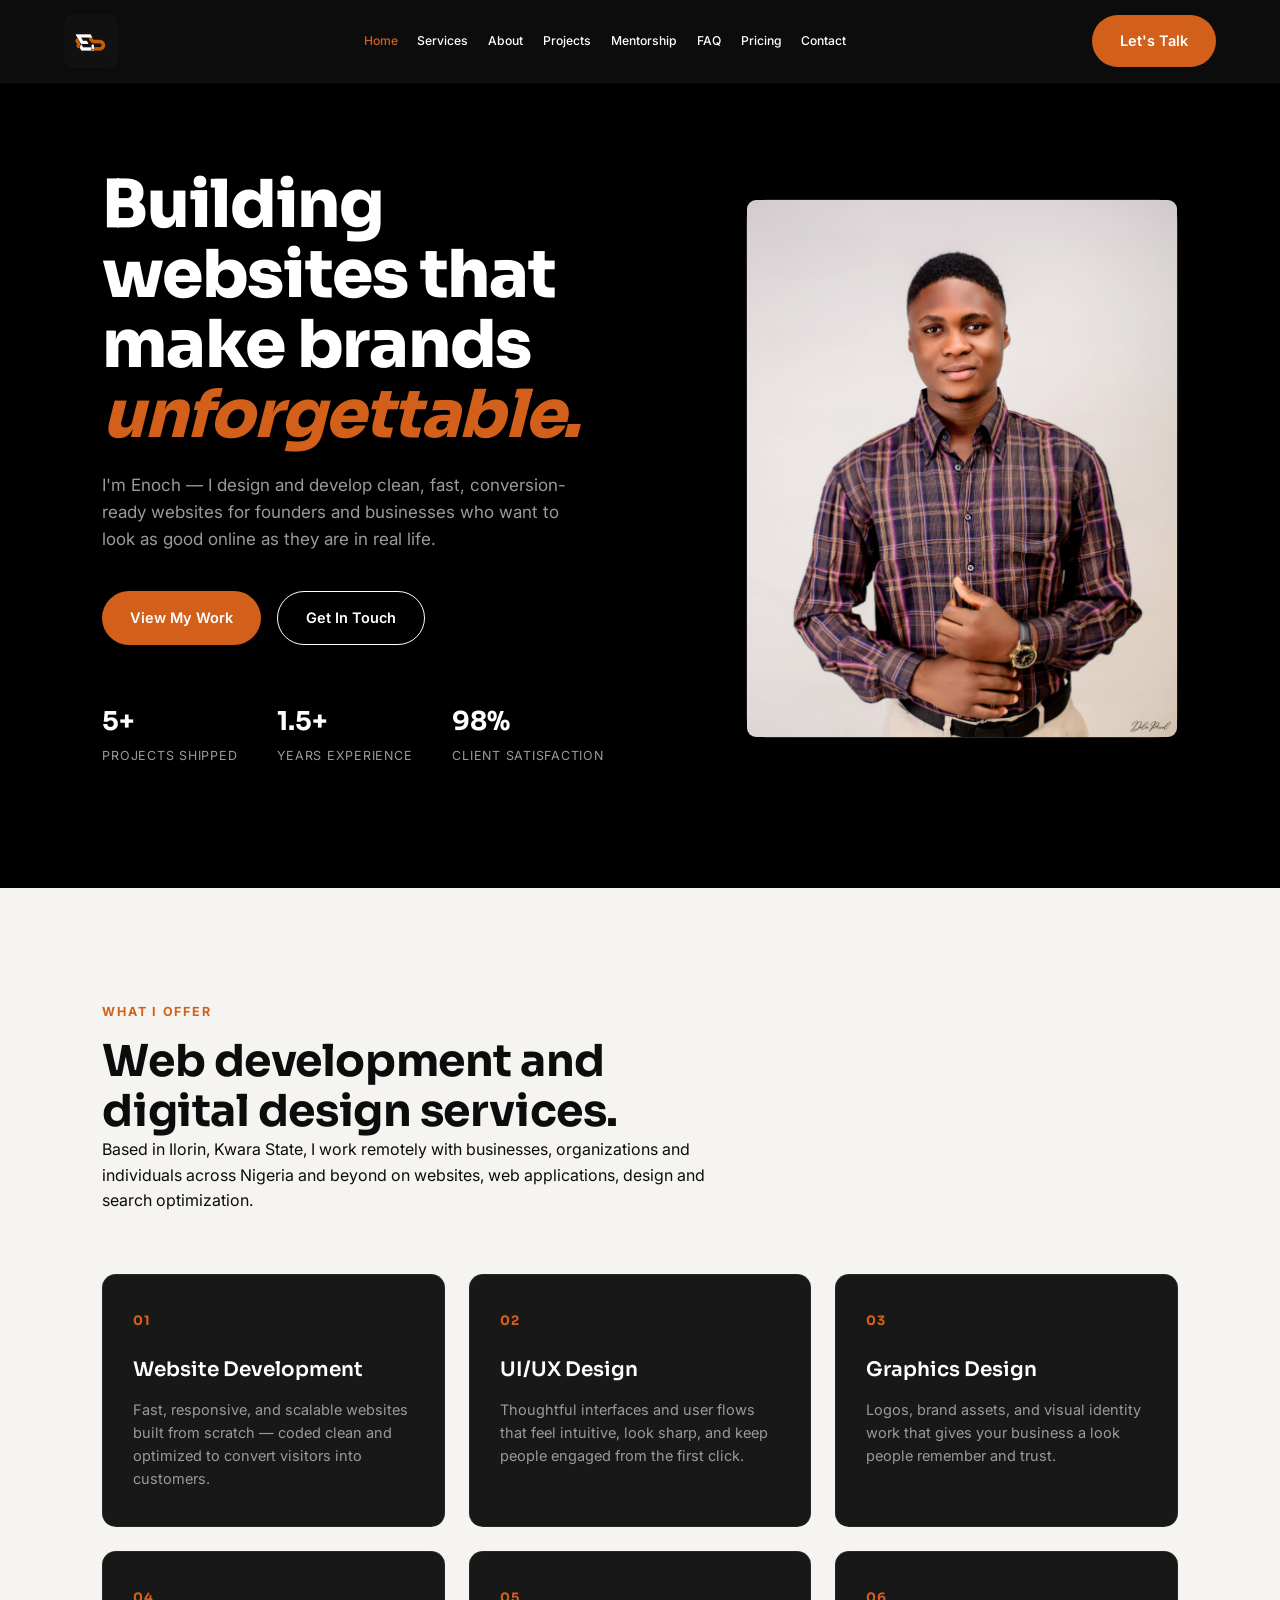
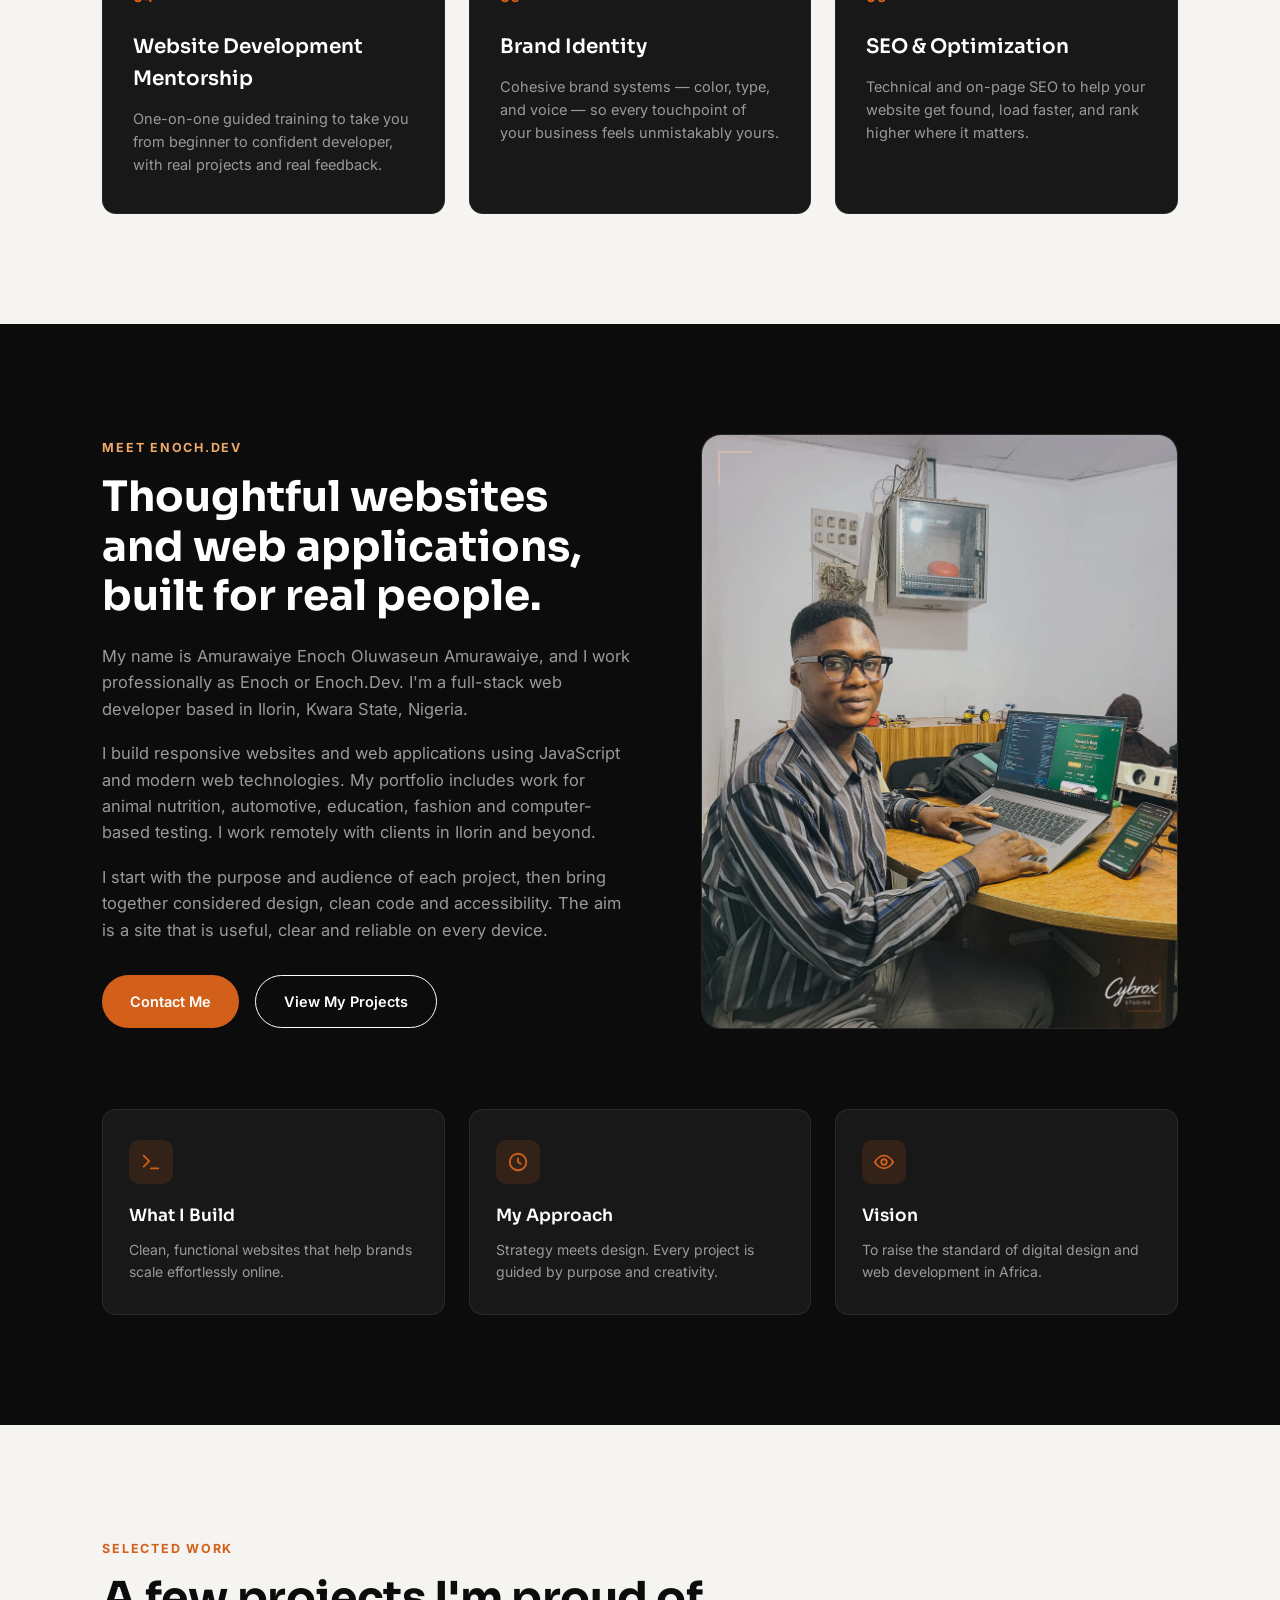
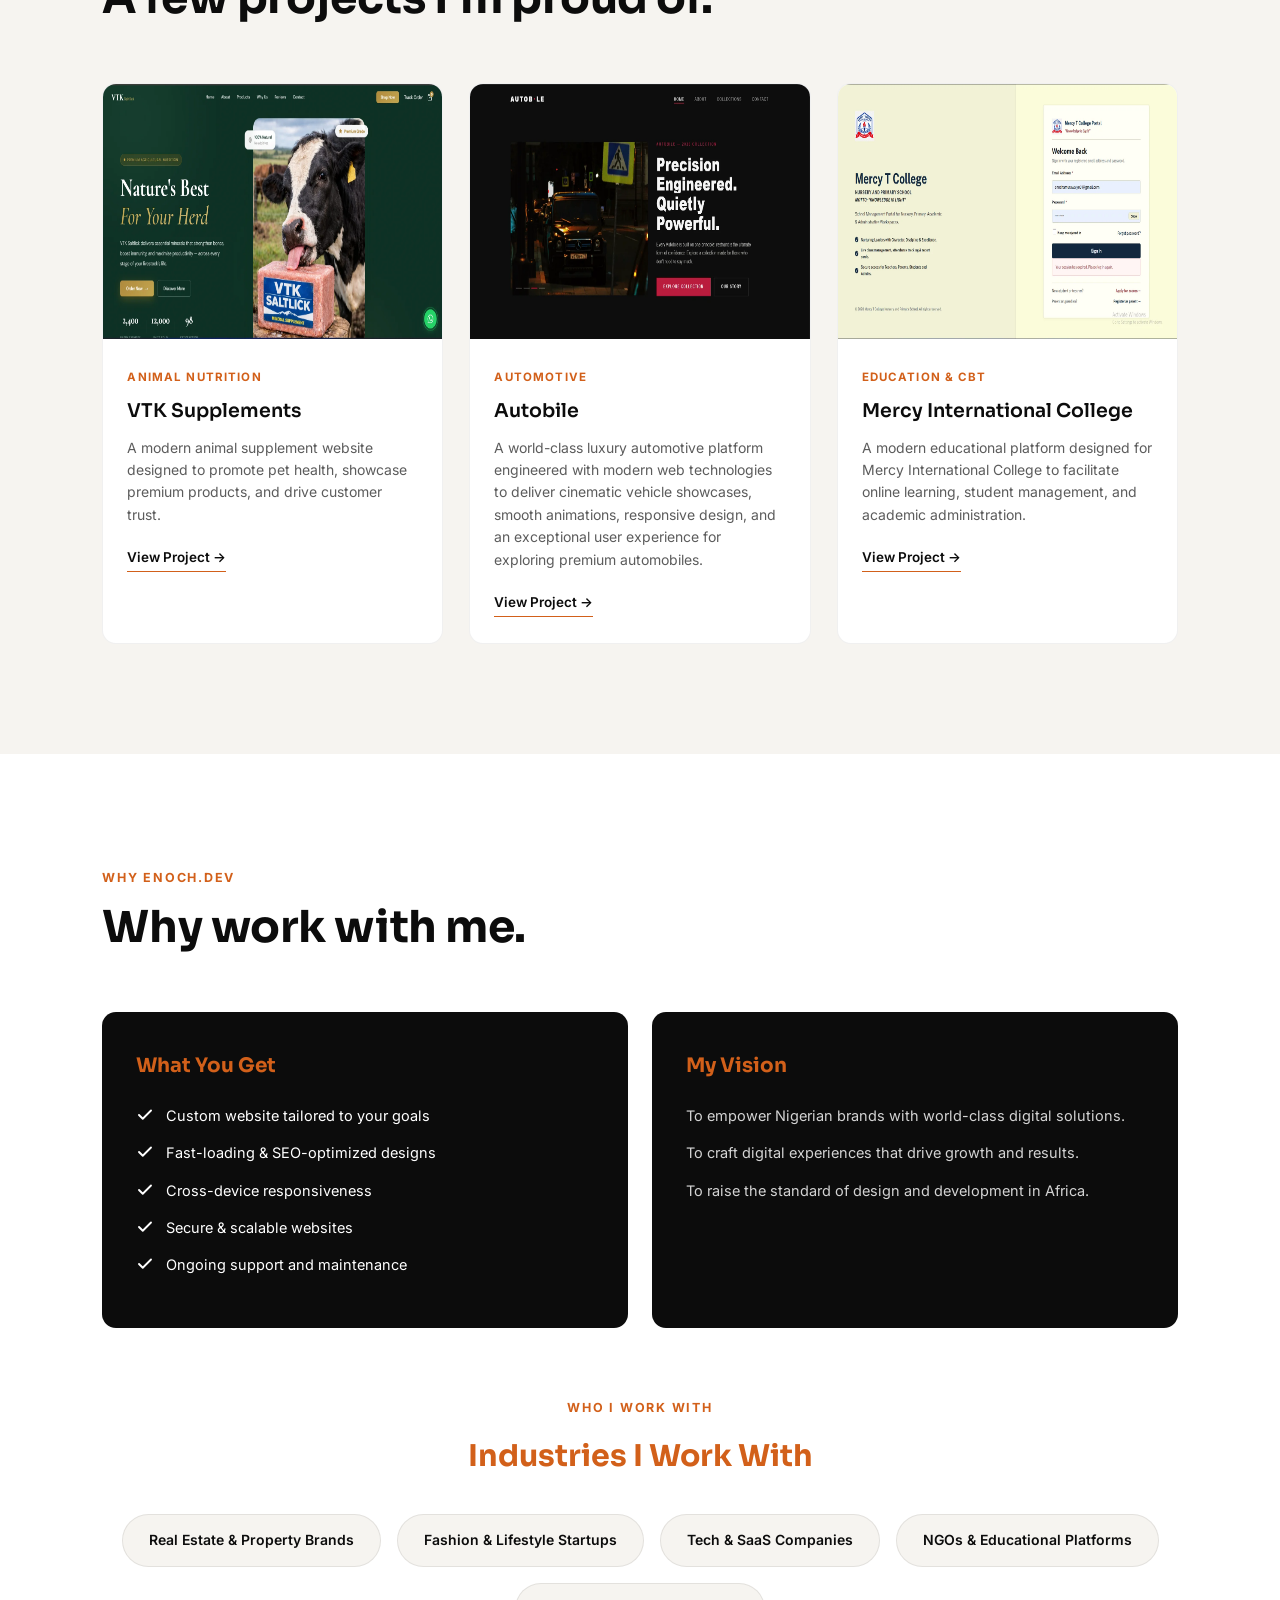
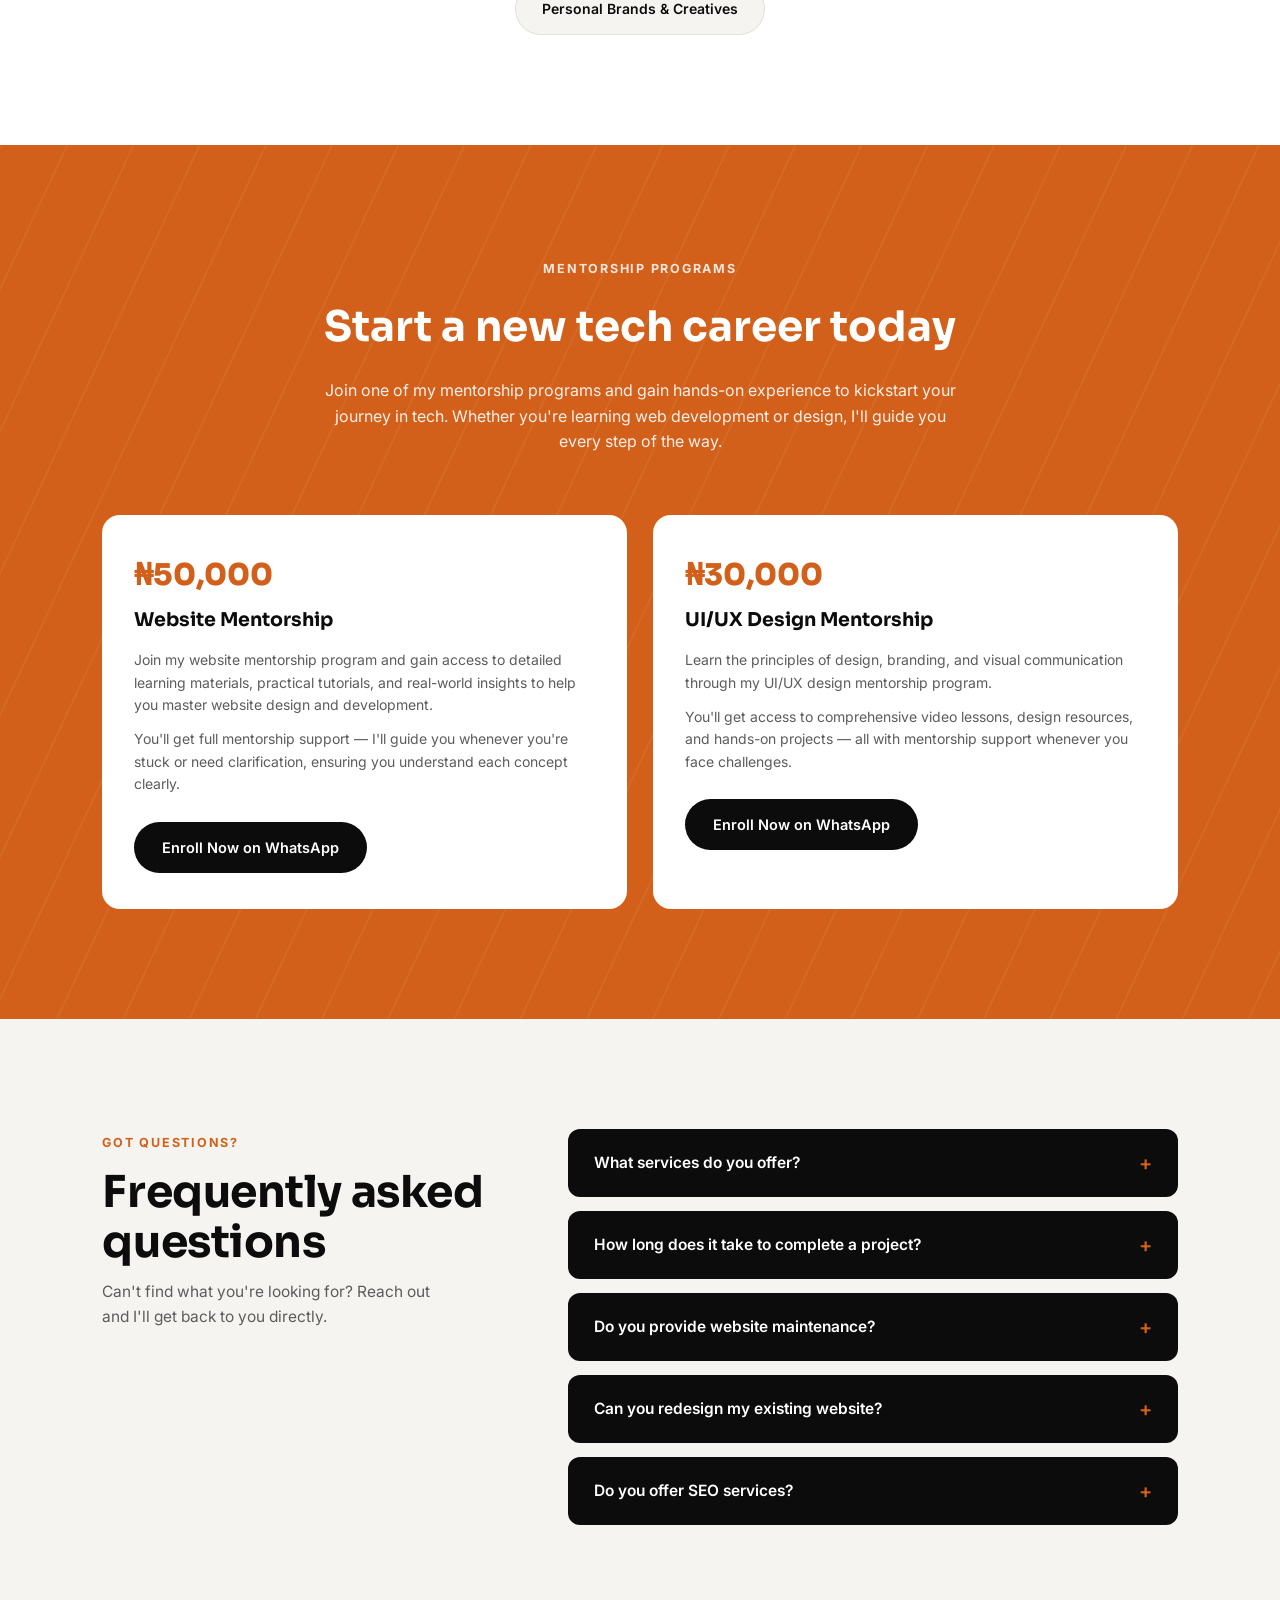
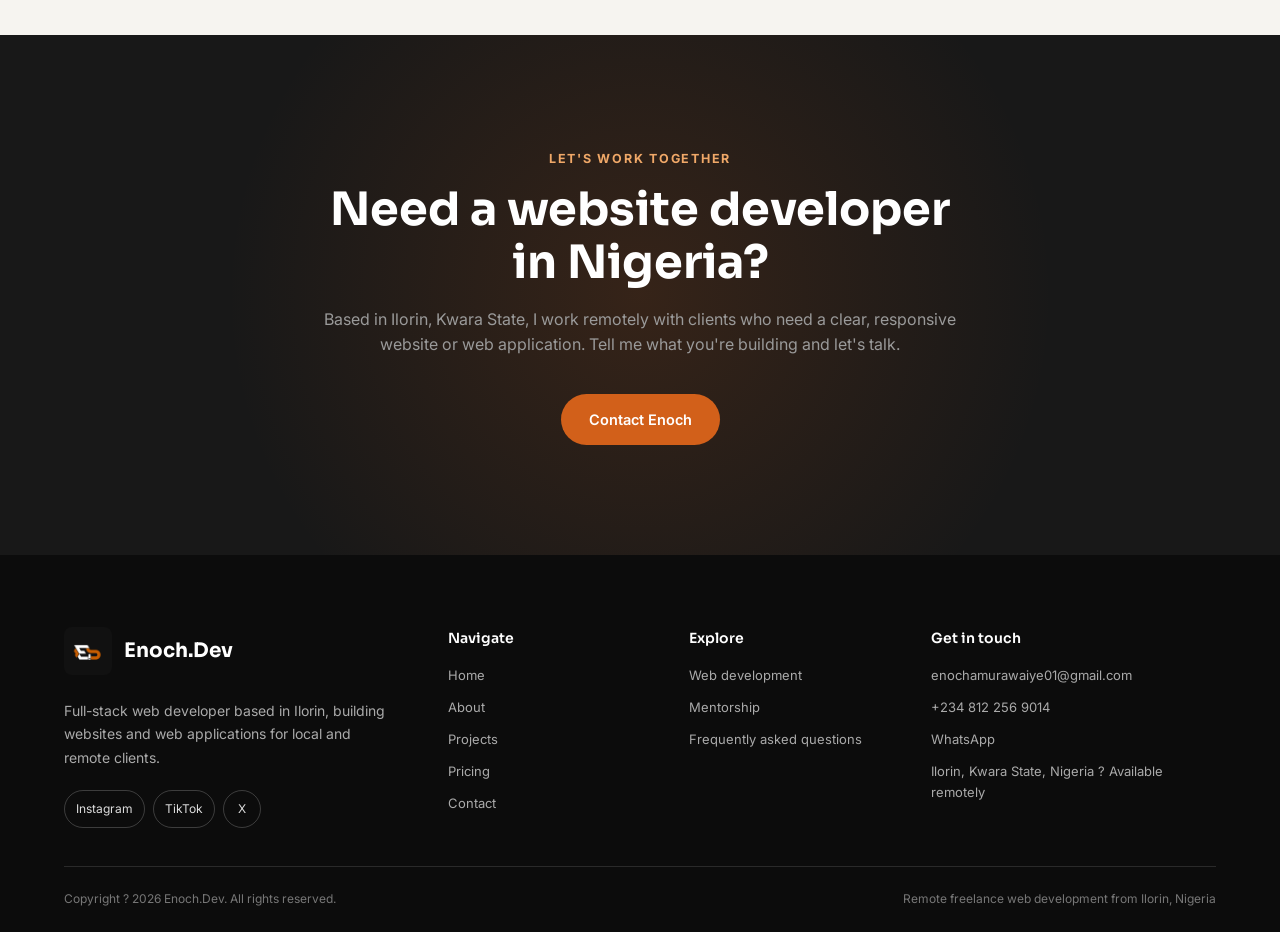
<file: index.html>
<!DOCTYPE html>
<html lang="en">

<head>
    <meta charset="UTF-8">
    <meta name="viewport" content="width=device-width, initial-scale=1.0">
    <link rel="icon" type="image/jpeg" href="/logo%202.jpeg">
    <link rel="apple-touch-icon" href="/logo%202.jpeg">
    <meta name="theme-color" content="#0c0c0c">
    <meta name="application-name" content="Enoch.Dev">
    <meta name="description"
        content="Enoch.Dev is Amurawaiye Enoch, a full-stack developer in Ilorin, Kwara State, Nigeria, building responsive websites and web apps for local and remote clients.">
    <meta name="robots" content="index, follow, max-image-preview:large">
    <link rel="canonical" href="https://enochdev.com.ng/">
    <meta property="og:type" content="website">
    <meta property="og:site_name" content="Enoch.Dev">
    <meta property="og:title" content="Enoch.Dev | Full-Stack Web Developer in Ilorin, Nigeria">
    <meta property="og:description"
        content="Enoch.Dev is Amurawaiye Enoch, a full-stack developer in Ilorin, Kwara State, Nigeria, building responsive websites and web apps for local and remote clients.">
    <meta property="og:url" content="https://enochdev.com.ng/">
    <meta property="og:image" content="https://enochdev.com.ng/enoch.jpg">
    <meta property="og:image:alt" content="Portrait of Amurawaiye Enoch">
    <meta name="twitter:card" content="summary_large_image">
    <meta name="twitter:title" content="Enoch.Dev | Full-Stack Web Developer in Ilorin, Nigeria">
    <meta name="twitter:description"
        content="Enoch.Dev is Amurawaiye Enoch, a full-stack developer in Ilorin, Kwara State, Nigeria, building responsive websites and web apps for local and remote clients.">
    <meta name="twitter:image" content="https://enochdev.com.ng/enoch.jpg">
    <meta name="twitter:image:alt" content="Portrait of Amurawaiye Enoch">
    <title>Enoch.Dev | Full-Stack Web Developer in Ilorin, Nigeria</title>
    <link rel="preconnect" href="https://fonts.googleapis.com">
    <link
        href="https://fonts.googleapis.com/css2?family=Sora:wght@400;500;600;700;800&family=Inter:wght@400;500;600;700&display=swap"
        rel="stylesheet">
    <script type="application/ld+json">
        {
            "@context": "https://schema.org",
            "@graph": [
                {
                    "@type": "Person",
                    "@id": "https://enochdev.com.ng/#person",
                    "name": "Amurawaiye Enoch Oluwaseun Amurawaiye",
                    "alternateName": ["Enoch", "Enoch.Dev", "Enoch Dev"],
                    "url": "https://enochdev.com.ng/",
                    "image": "https://enochdev.com.ng/enoch.jpg",
                    "jobTitle": "Full-Stack Web Developer",
                    "description": "Full-stack web developer based in Ilorin, Kwara State, Nigeria, building modern websites and web applications for clients remotely.",
                    "email": "enochamurawaiye01@gmail.com",
                    "telephone": "+2348122569014",
                    "address": {
                        "@type": "PostalAddress",
                        "addressLocality": "Ilorin",
                        "addressRegion": "Kwara State",
                        "addressCountry": "NG"
                    },
                    "sameAs": [
                        "https://www.tiktok.com/@enocholuwaseun123",
                        "https://x.com/EnochOluwa80305",
                        "https://www.instagram.com/enochamurawaiye/"
                    ],
                    "knowsAbout": [
                        "JavaScript web development",
                        "Full-stack web development",
                        "Website development",
                        "Responsive web design",
                        "Web applications",
                        "UI/UX design",
                        "Graphic design",
                        "Search engine optimization"
                    ]
                },
                {
                    "@type": "WebSite",
                    "@id": "https://enochdev.com.ng/#website",
                    "url": "https://enochdev.com.ng/",
                    "name": "Enoch.Dev",
                    "alternateName": "Enoch Dev",
                    "inLanguage": "en-NG",
                    "publisher": {"@id": "https://enochdev.com.ng/#person"}
                },
                {
                    "@type": "ProfilePage",
                    "@id": "https://enochdev.com.ng/#webpage",
                    "url": "https://enochdev.com.ng/",
                    "name": "Enoch.Dev | Full-Stack Web Developer in Ilorin, Nigeria",
                    "description": "Enoch.Dev is Amurawaiye Enoch, a full-stack web developer based in Ilorin, Kwara State, Nigeria. I build responsive websites and web applications for local and remote clients.",
                    "isPartOf": {"@id": "https://enochdev.com.ng/#website"},
                    "mainEntity": {"@id": "https://enochdev.com.ng/#person"}
                }
            ]
        }
    </script>
    <style>
        :root {
            --black: #0c0c0c;
            --black-card: #181818;
            --black-soft: #232323;
            --white: #ffffff;
            --off-white: #f6f4f0;
            --orange: #D2601A;
            --orange-dark: #A34C14;
            --orange-light: #F0A868;
            --muted: #9a9a9a;
            --muted-dark: #5c5c5c;
            --font-display: 'Sora', sans-serif;
            --font-body: 'Inter', sans-serif;
            --radius: 14px;
            --ease: cubic-bezier(.16, .84, .44, 1);
        }

        * {
            margin: 0;
            padding: 0;
            box-sizing: border-box;
        }

        html {
            scroll-behavior: smooth;
            overflow-x: clip;
        }

        body {
            font-family: var(--font-body);
            background: var(--off-white);
            color: var(--black);
            line-height: 1.6;
            overflow-x: hidden;
        }

        img {
            max-width: 100%;
            display: block;
        }

        a {
            text-decoration: none;
            color: inherit;
        }

        ul {
            list-style: none;
        }

        button {
            font-family: inherit;
            cursor: pointer;
            border: none;
        }

        .eyebrow {
            display: inline-block;
            font-family: var(--font-body);
            font-size: 12.5px;
            font-weight: 700;
            letter-spacing: .14em;
            text-transform: uppercase;
            color: var(--orange);
            margin-bottom: 14px;
        }

        .section-title {
            font-family: var(--font-display);
            font-weight: 700;
            font-size: clamp(28px, 4.2vw, 44px);
            line-height: 1.15;
            letter-spacing: -0.01em;
        }

        .section {
            padding: 110px 8vw;
            position: relative;
        }

        .container {
            max-width: 1200px;
            margin: 0 auto;
        }

        .reveal {
            opacity: 0;
            transform: translateY(36px);
            transition: opacity .8s var(--ease), transform .8s var(--ease);
        }

        .reveal.in-view {
            opacity: 1;
            transform: translateY(0);
        }

        .reveal-stagger>* {
            opacity: 0;
            transform: translateY(30px);
            transition: opacity .7s var(--ease), transform .7s var(--ease);
        }

        .reveal-stagger.in-view>* {
            opacity: 1;
            transform: translateY(0);
        }

        .reveal-stagger.in-view>*:nth-child(1) {
            transition-delay: .02s;
        }

        .reveal-stagger.in-view>*:nth-child(2) {
            transition-delay: .1s;
        }

        .reveal-stagger.in-view>*:nth-child(3) {
            transition-delay: .18s;
        }

        .reveal-stagger.in-view>*:nth-child(4) {
            transition-delay: .26s;
        }

        .reveal-stagger.in-view>*:nth-child(5) {
            transition-delay: .34s;
        }

        .reveal-stagger.in-view>*:nth-child(6) {
            transition-delay: .42s;
        }

        .reveal-left {
            opacity: 0;
            transform: translateX(-46px);
            transition: opacity .9s var(--ease), transform .9s var(--ease);
        }

        .reveal-left.in-view {
            opacity: 1;
            transform: translateX(0);
        }

        .reveal-right {
            opacity: 0;
            transform: translateX(46px);
            transition: opacity .9s var(--ease), transform .9s var(--ease);
        }

        .reveal-right.in-view {
            opacity: 1;
            transform: translateX(0);
        }

        .btn {
            display: inline-flex;
            align-items: center;
            gap: 8px;
            padding: 14px 28px;
            border-radius: 100px;
            font-weight: 600;
            font-size: 14.5px;
            transition: transform .35s var(--ease), box-shadow .35s var(--ease), background .3s, color .3s;
            white-space: nowrap;
        }

        .btn-primary {
            background: var(--orange);
            color: var(--white);
            box-shadow: 0 0 0 0 rgba(210, 96, 26, .4);
        }

        .btn-primary:hover {
            background: var(--orange-dark);
            transform: translateY(-3px);
            box-shadow: 0 10px 24px -8px rgba(210, 96, 26, .55);
        }

        .btn-outline {
            background: transparent;
            border: 1.5px solid currentColor;
            color: inherit;
        }

        .btn-outline:hover {
            background: var(--orange);
            border-color: var(--orange);
            color: var(--white);
            transform: translateY(-3px);
        }

        .btn-white {
            background: var(--white);
            color: var(--black);
        }

        .btn-white:hover {
            background: var(--black);
            color: var(--white);
            transform: translateY(-3px);
        }

        .btn-black {
            background: var(--black);
            color: var(--white);
        }

        .btn-black:hover {
            background: var(--orange);
            color: var(--white);
            transform: translateY(-3px);
        }

        /* ===== NAV ===== */
        #navbar {
            position: fixed;
            top: 0;
            left: 0;
            width: 100%;
            z-index: 1000;
            background: var(--black);
            padding: 16px 6vw;
            display: flex;
            align-items: center;
            justify-content: space-between;
            transition: padding .35s var(--ease), box-shadow .35s var(--ease);
        }

        #navbar.scrolled {
            padding: 10px 6vw;
            box-shadow: 0 8px 30px -12px rgba(0, 0, 0, .6);
        }

        .logo {
            display: flex;
            align-items: center;
            gap: 10px;
            font-family: var(--font-display);
            font-weight: 700;
            font-size: 20px;
            color: var(--white);
        }

        .logo-mark {
            width: 38px;
            height: 38px;
            border-radius: 9px;
            background: linear-gradient(145deg, var(--orange), var(--orange-dark));
            display: flex;
            align-items: center;
            justify-content: center;
            font-family: var(--font-display);
            font-weight: 800;
            font-size: 18px;
            color: var(--white);
            flex-shrink: 0;
        }

        .logo .accent {
            color: var(--orange);
        }

        /* Glowing logo wrapper */
        .logo-wrap {
            width: 78px;
            height: 78px;
            border-radius: 9px;
            flex-shrink: 0;
            cursor: pointer;
            transition: box-shadow .35s var(--ease), transform .35s var(--ease);
        }

        .logo-wrap img {
            width: 100%;
            height: 100%;
            border-radius: 9px;
            object-fit: cover;
        }

        .logo-wrap:hover {
            box-shadow:
                0 0 4px var(--orange),
                0 0 10px var(--orange-light);
            transform: scale(1.03);
        }

        .nav-links {
            display: flex;
            align-items: center;
            gap: 34px;
        }

        .nav-links a {
            color: var(--white);
            font-size: 14.5px;
            font-weight: 500;
            position: relative;
            padding: 4px 0;
            transition: color .3s;
        }

        .nav-links a::after {
            content: '';
            position: absolute;
            left: 0;
            bottom: -2px;
            width: 0;
            height: 1.5px;
            background: var(--orange);
            transition: width .35s var(--ease);
        }

        .nav-links a:hover {
            color: var(--orange);
        }

        .nav-links a:hover::after {
            width: 100%;
        }

        .nav-cta-wrap {
            display: flex;
            align-items: center;
            gap: 22px;
        }

        .nav-burger {
            display: none;
            flex-direction: column;
            gap: 5px;
            background: none;
            padding: 6px;
        }

        .nav-burger span {
            width: 24px;
            height: 2px;
            background: var(--white);
            border-radius: 2px;
            transition: .3s;
        }

        .nav-burger.open span:nth-child(1) {
            transform: translateY(7px) rotate(45deg);
        }

        .nav-burger.open span:nth-child(2) {
            opacity: 0;
        }

        .nav-burger.open span:nth-child(3) {
            transform: translateY(-7px) rotate(-45deg);
        }

        /* ===== HERO ===== */
        #home {
            background: var(--black);
            color: var(--white);
            padding: 170px 8vw 120px;
            position: relative;
            overflow: hidden;
            min-height: 92vh;
            display: flex;
            align-items: center;
        }

        #home::before {
            content: '';
            position: absolute;
            top: -20%;
            right: -10%;
            width: 620px;
            height: 620px;
            background: radial-gradient(circle, rgba(210, 96, 26, .28), transparent 70%);
            border-radius: 50%;
            filter: blur(10px);
            animation: float1 9s ease-in-out infinite;
        }

        #home::after {
            content: '';
            position: absolute;
            bottom: -25%;
            left: -8%;
            width: 500px;
            height: 500px;
            background: radial-gradient(circle, rgba(210, 96, 26, .12), transparent 70%);
            border-radius: 50%;
            animation: float2 11s ease-in-out infinite;
        }

        @keyframes float1 {

            0%,
            100% {
                transform: translate(0, 0);
            }

            50% {
                transform: translate(-30px, 40px);
            }
        }

        @keyframes float2 {

            0%,
            100% {
                transform: translate(0, 0);
            }

            50% {
                transform: translate(30px, -30px);
            }
        }

        .hero-grid {
            display: grid;
            grid-template-columns: 1.15fr .85fr;
            gap: 60px;
            align-items: center;
            max-width: 1200px;
            margin: 0 auto;
            position: relative;
            z-index: 2;
            width: 100%;
        }

        .hero-eyebrow {
            display: inline-flex;
            align-items: center;
            gap: 8px;
            border: 1px solid rgba(255, 255, 255, .18);
            padding: 8px 16px;
            border-radius: 100px;
            font-size: 12.5px;
            font-weight: 600;
            letter-spacing: .06em;
            color: var(--orange-light);
            margin-bottom: 26px;
            opacity: 0;
            animation: fadeUp .8s var(--ease) .1s forwards;
        }

        .hero-eyebrow .dot {
            width: 7px;
            height: 7px;
            border-radius: 50%;
            background: var(--orange);
            animation: pulse 1.8s infinite;
        }

        @keyframes pulse {

            0%,
            100% {
                opacity: 1;
            }

            50% {
                opacity: .3;
            }
        }

        h1.hero-title {
            font-family: var(--font-display);
            font-weight: 800;
            font-size: clamp(38px, 5.4vw, 66px);
            line-height: 1.06;
            letter-spacing: -0.02em;
            opacity: 0;
            animation: fadeUp .9s var(--ease) .22s forwards;
        }

        h1.hero-title .accent {
            color: var(--orange);
            font-style: italic;
        }

        .hero-sub {
            margin-top: 22px;
            font-size: 17px;
            color: var(--muted);
            max-width: 480px;
            opacity: 0;
            animation: fadeUp .9s var(--ease) .36s forwards;
        }

        .hero-actions {
            margin-top: 38px;
            display: flex;
            gap: 16px;
            flex-wrap: wrap;
            opacity: 0;
            animation: fadeUp .9s var(--ease) .5s forwards;
        }

        @keyframes fadeUp {
            from {
                opacity: 0;
                transform: translateY(24px);
            }

            to {
                opacity: 1;
                transform: translateY(0);
            }
        }

        .hero-stats {
            margin-top: 56px;
            display: flex;
            gap: 40px;
            opacity: 0;
            animation: fadeUp .9s var(--ease) .64s forwards;
        }

        .hero-stats div b {
            display: block;
            font-family: var(--font-display);
            font-size: 26px;
            font-weight: 700;
            color: var(--white);
        }

        .hero-stats div span {
            font-size: 12.5px;
            color: var(--muted);
            text-transform: uppercase;
            letter-spacing: .06em;
        }

        .hero-visual {
            position: relative;
            aspect-ratio: 1/1.05;
            border-radius: 22px;
            background: linear-gradient(160deg, var(--black-card), #0a0a0a 70%);
            border: 1px solid rgba(255, 255, 255, .08);
            display: flex;
            align-items: center;
            justify-content: center;
            opacity: 0;
            animation: fadeUp 1s var(--ease) .3s forwards;
        }

        .hero-visual img {
            width: 100%;
            height: 100%;
            border-radius: 9px;
            object-fit: cover;
        }

        .hero-visual .tag {
            position: absolute;
            bottom: 22px;
            left: 22px;
            right: 22px;
            background: rgba(12, 12, 12, .7);
            backdrop-filter: blur(6px);
            border: 1px solid rgba(255, 255, 255, .1);
            border-radius: 12px;
            padding: 14px 16px;
            font-size: 13px;
            color: var(--muted);
        }

        .hero-visual .tag b {
            color: var(--white);
            display: block;
            font-size: 14px;
            margin-bottom: 2px;
        }

        /* ===== SERVICES ===== */
        #services {
            background: var(--off-white);
        }

        .head-row {
            max-width: 640px;
            margin-bottom: 60px;
        }

        .services-grid {
            display: grid;
            grid-template-columns: repeat(3, 1fr);
            gap: 24px;
        }

        .service-card {
            background: var(--black-card);
            border-radius: var(--radius);
            padding: 36px 30px;
            color: var(--white);
            transition: transform .45s var(--ease), background .45s var(--ease), box-shadow .45s var(--ease);
            position: relative;
            overflow: hidden;
            border: 1px solid rgba(255, 255, 255, .06);
        }

        .service-card::before {
            content: '';
            position: absolute;
            inset: 0;
            background: linear-gradient(135deg, var(--orange), var(--orange-dark));
            opacity: 0;
            transition: opacity .45s var(--ease);
            z-index: 0;
        }

        .service-card>* {
            position: relative;
            z-index: 1;
        }

        .service-card:hover {
            transform: translateY(-8px);
            box-shadow: 0 22px 40px -18px rgba(0, 0, 0, .5);
        }

        .service-card:hover::before {
            opacity: 1;
        }

        .service-num {
            font-family: var(--font-display);
            font-size: 13px;
            color: var(--orange);
            font-weight: 700;
            letter-spacing: .08em;
            margin-bottom: 22px;
            display: block;
            transition: color .4s;
        }

        .service-card:hover .service-num {
            color: rgba(255, 255, 255, .75);
        }

        .service-card h3 {
            font-family: var(--font-display);
            font-size: 20px;
            font-weight: 600;
            margin-bottom: 12px;
        }

        .service-card p {
            font-size: 14.5px;
            color: var(--muted);
            transition: color .4s;
        }

        .service-card:hover p {
            color: rgba(255, 255, 255, .88);
        }

        /* ===== ABOUT ===== */
        #about {
            background: var(--black);
            color: var(--white);
        }

        .about-grid {
            display: grid;
            grid-template-columns: 1fr .9fr;
            gap: 70px;
            align-items: center;
        }

        #about .eyebrow {
            color: var(--orange-light);
        }

        #about h2 {
            font-family: var(--font-display);
            font-weight: 700;
            font-size: clamp(28px, 4vw, 42px);
            line-height: 1.18;
            margin-bottom: 22px;
        }

        #about p.lead {
            font-size: 16.5px;
            color: var(--muted);
            margin-bottom: 18px;
        }

        .about-actions {
            display: flex;
            gap: 16px;
            margin-top: 32px;
            flex-wrap: wrap;
        }

        .about-photo {
            position: relative;
            aspect-ratio: 4/5;
            border-radius: 20px;
            overflow: hidden;
            background: linear-gradient(155deg, var(--black-card), #151515);
            border: 1px solid rgba(255, 255, 255, .08);
            display: flex;
            align-items: center;
            justify-content: center;
            flex-direction: column;
            gap: 14px;
        }

        .about-photo img {
            width: 100%;
            opacity: .85;
        }

        .about-photo span {
            font-size: 12.5px;
            color: var(--muted);
            letter-spacing: .04em;
        }

        .about-photo .frame-corner {
            position: absolute;
            width: 34px;
            height: 34px;
            border: 2px solid var(--orange);
        }

        .about-photo .fc-tl {
            top: 16px;
            left: 16px;
            border-right: none;
            border-bottom: none;
        }

        .about-photo .fc-br {
            bottom: 16px;
            right: 16px;
            border-left: none;
            border-top: none;
        }

        .pillars {
            margin-top: 80px;
            display: grid;
            grid-template-columns: repeat(3, 1fr);
            gap: 24px;
        }

        .pillar-card {
            background: var(--black-card);
            border: 1px solid rgba(255, 255, 255, .08);
            border-radius: var(--radius);
            padding: 30px 26px;
        }

        .pillar-card .pillar-icon {
            width: 44px;
            height: 44px;
            border-radius: 10px;
            background: rgba(210, 96, 26, .14);
            display: flex;
            align-items: center;
            justify-content: center;
            margin-bottom: 18px;
        }

        .pillar-card .pillar-icon svg {
            width: 22px;
            height: 22px;
            stroke: var(--orange);
        }

        .pillar-card h4 {
            font-family: var(--font-display);
            font-size: 17px;
            font-weight: 600;
            margin-bottom: 10px;
        }

        .pillar-card p {
            font-size: 14px;
            color: var(--muted);
        }

        /* ===== PORTFOLIO ===== */
        #portfolio {
            background: var(--off-white);
        }

        .portfolio-grid {
            display: grid;
            grid-template-columns: repeat(3, 1fr);
            gap: 26px;
        }

        .project-card {
            background: var(--white);
            border-radius: var(--radius);
            overflow: hidden;
            border: 1px solid rgba(0, 0, 0, .06);
            transition: transform .45s var(--ease), box-shadow .45s var(--ease);
        }

        .project-card:hover {
            transform: translateY(-8px);
            box-shadow: 0 26px 44px -22px rgba(0, 0, 0, .25);
        }

        .project-thumb {
            aspect-ratio: 4/3;
            position: relative;
            overflow: hidden;
            display: flex;
            align-items: center;
            justify-content: center;
        }

        .project-thumb img{
            width: 100%;
            height: 100%;
            transition: transform .6s var(--ease);
        }

        .project-card:hover .project-thumb img {
            transform: scale(1.08) rotate(-3deg);
        }

        .thumb-1 {
            background: linear-gradient(150deg, #1c1c1c, #3a2213);
        }

        .thumb-2 {
            background: linear-gradient(150deg, #20140a, #D2601A);
        }

        .thumb-3 {
            background: linear-gradient(150deg, #161616, #4a2c12);
        }

        .project-body {
            padding: 24px 24px 26px;
        }

        .project-tag {
            font-size: 11.5px;
            font-weight: 700;
            letter-spacing: .1em;
            text-transform: uppercase;
            color: var(--orange);
        }

        .project-body h3 {
            font-family: var(--font-display);
            font-size: 19px;
            font-weight: 600;
            margin: 8px 0 10px;
        }

        .project-body p {
            font-size: 14px;
            color: var(--muted-dark);
            margin-bottom: 18px;
        }

        .view-project {
            display: inline-flex;
            align-items: center;
            gap: 6px;
            font-size: 13.5px;
            font-weight: 600;
            color: var(--black);
            border-bottom: 1.5px solid var(--orange);
            padding-bottom: 2px;
            transition: gap .3s, color .3s;
        }

        .view-project:hover {
            gap: 11px;
            color: var(--orange-dark);
        }

        /* ===== WHY CHOOSE US ===== */
        #why-us {
            background: var(--white);
        }

        .why-grid {
            display: grid;
            grid-template-columns: 1fr 1fr;
            gap: 24px;
            margin-bottom: 70px;
        }

        .why-card {
            background: var(--black);
            border-radius: var(--radius);
            padding: 38px 34px;
            color: var(--white);
        }

        .why-card h3 {
            font-family: var(--font-display);
            font-size: 20px;
            font-weight: 700;
            color: var(--orange);
            margin-bottom: 22px;
        }

        .why-card ul li {
            display: flex;
            align-items: flex-start;
            gap: 12px;
            font-size: 14.5px;
            color: var(--white);
            margin-bottom: 14px;
        }

        .why-card ul li svg {
            width: 18px;
            height: 18px;
            flex-shrink: 0;
            stroke: var(--white);
            margin-top: 2px;
        }

        .why-card.vision p {
            font-size: 14.5px;
            color: rgba(255, 255, 255, .82);
            margin-bottom: 14px;
        }

        .industries {
            text-align: center;
        }

        .industries .eyebrow {
            display: block;
            text-align: center;
        }

        .industries h3 {
            font-family: var(--font-display);
            font-size: clamp(22px, 3vw, 30px);
            font-weight: 700;
            color: var(--orange);
            margin-bottom: 34px;
        }

        .industries-list {
            display: flex;
            flex-wrap: wrap;
            justify-content: center;
            gap: 16px;
        }

        .industry-pill {
            padding: 14px 26px;
            border-radius: 100px;
            background: var(--off-white);
            border: 1px solid rgba(0, 0, 0, .08);
            font-size: 14px;
            font-weight: 600;
            color: var(--black);
            transition: background .35s var(--ease), color .35s var(--ease), transform .35s var(--ease), border-color .35s;
        }

        .industry-pill:hover {
            background: var(--orange);
            color: var(--white);
            transform: translateY(-4px);
            border-color: var(--orange);
        }

        /* ===== MENTORSHIP ===== */
        #mentorship {
            background: var(--orange);
            color: var(--white);
            text-align: center;
            position: relative;
            overflow: hidden;
        }

        #mentorship::before {
            content: '';
            position: absolute;
            inset: 0;
            background: repeating-linear-gradient(115deg, rgba(255, 255, 255, .05) 0 2px, transparent 2px 60px);
            pointer-events: none;
        }

        #mentorship .head {
            max-width: 640px;
            margin: 0 auto 60px;
            position: relative;
            z-index: 1;
        }

        #mentorship .eyebrow {
            color: rgba(255, 255, 255, .85);
        }

        #mentorship h2 {
            font-family: var(--font-display);
            font-weight: 700;
            font-size: clamp(28px, 4vw, 42px);
            margin-bottom: 18px;
        }

        #mentorship .head p {
            font-size: 16px;
            color: rgba(255, 255, 255, .9);
        }

        .mentorship-grid {
            display: grid;
            grid-template-columns: 1fr 1fr;
            gap: 26px;
            position: relative;
            z-index: 1;
        }

        .mentor-card {
            background: var(--white);
            color: var(--black);
            border-radius: 18px;
            padding: 36px 32px;
            text-align: left;
            transition: transform .45s var(--ease), box-shadow .45s var(--ease);
        }

        .mentor-card:hover {
            transform: translateY(-8px);
            box-shadow: 0 26px 46px -20px rgba(0, 0, 0, .35);
        }

        .mentor-price {
            font-family: var(--font-display);
            font-size: 30px;
            font-weight: 800;
            color: var(--orange);
            margin-bottom: 6px;
        }

        .mentor-card h3 {
            font-family: var(--font-display);
            font-size: 19px;
            font-weight: 700;
            margin-bottom: 14px;
        }

        .mentor-card p {
            font-size: 14px;
            color: var(--muted-dark);
            margin-bottom: 12px;
        }

        .mentor-card .btn {
            margin-top: 14px;
        }

        /* ===== FAQ ===== */
        #faq {
            background: var(--off-white);
        }

        .faq-layout {
            display: grid;
            grid-template-columns: .8fr 1.2fr;
            gap: 60px;
        }

        #faq .head p {
            color: var(--muted-dark);
            font-size: 15.5px;
            margin-top: 12px;
            max-width: 340px;
        }

        .faq-list {
            display: flex;
            flex-direction: column;
            gap: 14px;
        }

        .faq-item {
            background: var(--black);
            border-radius: 12px;
            overflow: hidden;
            transition: background 0.3s;
        }

        .faq-q {
            width: 100%;
            display: flex;
            align-items: center;
            justify-content: space-between;
            padding: 22px 26px;
            background: none;
            color: var(--white);
            font-size: 15.5px;
            font-weight: 600;
            text-align: left;
        }

        .faq-q .plus {
            font-size: 20px;
            color: var(--orange);
            transition: transform .4s var(--ease);
            flex-shrink: 0;
            margin-left: 16px;
        }

        .faq-item.open .plus {
            transform: rotate(45deg);
        }

        .faq-a {
            max-height: 0;
            overflow: hidden;
            transition: max-height .45s var(--ease), padding .45s var(--ease);
            padding: 0 26px;
        }

        .faq-a p {
            font-size: 14.5px;
            color: var(--muted);
            padding-bottom: 0;
        }

        .faq-item.open .faq-a {
            max-height: 200px;
            padding: 0 26px 22px;
        }

        /* ===== CONTACT CTA ===== */
        #contact-cta {
            background: var(--black-card);
            color: var(--white);
            text-align: center;
            position: relative;
            overflow: hidden;
        }

        #contact-cta::before {
            content: '';
            position: absolute;
            top: 50%;
            left: 50%;
            width: 900px;
            height: 900px;
            background: radial-gradient(circle, rgba(210, 96, 26, .16), transparent 65%);
            transform: translate(-50%, -50%);
        }

        #contact-cta .inner {
            position: relative;
            z-index: 1;
            max-width: 640px;
            margin: 0 auto;
        }

        #contact-cta .eyebrow {
            color: var(--orange-light);
        }

        #contact-cta h2 {
            font-family: var(--font-display);
            font-weight: 700;
            font-size: clamp(28px, 4.4vw, 46px);
            margin-bottom: 18px;
            line-height: 1.15;
        }

        #contact-cta p {
            font-size: 16px;
            color: var(--muted);
            margin-bottom: 36px;
        }

        /* ===== FOOTER ===== */
        footer {
            background: var(--black);
            color: var(--white);
            padding: 70px 8vw 26px;
        }

        .footer-grid {
            display: grid;
            grid-template-columns: 1.4fr 1fr 1fr 1.2fr;
            gap: 50px;
            padding-bottom: 50px;
            border-bottom: 1px solid rgba(255, 255, 255, .08);
        }

        .footer-brand p {
            font-size: 14px;
            color: var(--muted);
            margin: 16px 0 20px;
            max-width: 280px;
        }

        .footer-social {
            display: flex;
            gap: 12px;
        }

        .footer-social a {
            width: 38px;
            height: 38px;
            border-radius: 50%;
            border: 1px solid rgba(255, 255, 255, .15);
            display: flex;
            align-items: center;
            justify-content: center;
            transition: .3s;
        }

        .footer-social a:hover {
            background: var(--orange);
            border-color: var(--orange);
            transform: translateY(-3px);
        }

        .footer-social svg {
            width: 16px;
            height: 16px;
            stroke: var(--white);
        }

        .footer-col h5 {
            font-family: var(--font-display);
            font-size: 14px;
            font-weight: 600;
            margin-bottom: 18px;
            color: var(--white);
        }

        .footer-col ul li {
            margin-bottom: 12px;
        }

        .footer-col ul li a {
            font-size: 14px;
            color: var(--muted);
            transition: color .3s;
        }

        .footer-col ul li a:hover {
            color: var(--orange);
        }

        .footer-bottom {
            display: flex;
            justify-content: space-between;
            align-items: center;
            padding-top: 26px;
            font-size: 13px;
            color: var(--muted-dark);
            flex-wrap: wrap;
            gap: 10px;
        }

        .footer-bottom a {
            color: var(--muted-dark);
        }

        .footer-bottom a:hover {
            color: var(--orange);
        }

        @media (max-width:900px) {
            .nav-links {
                position: fixed;
                top: 64px;
                left: 0;
                width: 100%;
                background: var(--black);
                flex-direction: column;
                padding: 20px 8vw 30px;
                gap: 20px;
                transform: translateY(-130%);
                opacity: 0;
                transition: transform .4s var(--ease), opacity .4s;
            }

            .nav-links.open {
                transform: translateY(0);
                opacity: 1;
            }

            .nav-burger {
                display: flex;
            }

            .nav-cta-wrap .btn-primary {
                padding: 10px 18px;
                font-size: 13px;
            }

            .logo-wrap {
                width: 52px;
                height: 52px;
            }

            .hero-grid,
            .about-grid,
            .faq-layout {
                grid-template-columns: 1fr;
            }

            .hero-visual {
                margin-top: 50px;
            }

            .services-grid,
            .pillars,
            .portfolio-grid {
                grid-template-columns: 1fr;
            }

            .why-grid,
            .mentorship-grid {
                grid-template-columns: 1fr;
            }

            .footer-grid {
                grid-template-columns: 1fr 1fr;
            }

            .section {
                padding: 80px 6vw;
            }
        }

        @media (max-width:560px) {
            .footer-grid {
                grid-template-columns: 1fr;
            }
        }
    </style>
    <link rel="stylesheet" href="/shared-layout.css">
</head>

<body>

    <!-- ===== NAVBAR ===== -->
    <nav id="navbar" aria-label="Main navigation">
    <a href="index.html#home" class="logo-wrap" aria-label="Enoch.Dev home" title="Enoch.Dev">
        <img src="/logo.webp" alt="" width="3264" height="3264" decoding="async">
    </a>
    <ul class="nav-links" id="navLinks">
        <li><a href="index.html#home" class="active" aria-current="page">Home</a></li>
        <li><a href="index.html#services">Services</a></li>
        <li><a href="about.html">About</a></li>
        <li><a href="work.html">Projects</a></li>
        <li><a href="index.html#mentorship">Mentorship</a></li>
        <li><a href="index.html#faq">FAQ</a></li>
        <li><a href="pricing.html">Pricing</a></li>
        <li><a href="contact.html">Contact</a></li>
    </ul>
    <div class="nav-cta-wrap">
        <a href="contact.html" class="btn btn-primary">Let's Talk</a>
        <button class="nav-burger" id="burger" type="button" aria-label="Toggle navigation" aria-controls="navLinks" aria-expanded="false"><span></span><span></span><span></span></button>
    </div>
</nav>

    <!-- ===== HOME / HERO ===== -->
    <section id="home">
        <div class="hero-grid">
            <div>


                
                <h1 class="hero-title">Building websites that make brands <span class="accent">unforgettable.</span>
                </h1>
                <p class="hero-sub">I'm Enoch — I design and develop clean, fast, conversion-ready websites for founders
                    and businesses who want to look as good online as they are in real life.</p>
                <div class="hero-actions">
                    <a href="#portfolio" class="btn btn-primary">View My Work</a>
                    <a href="#contact-cta" class="btn btn-outline">Get In Touch</a>
                </div>
                <div class="hero-stats">
                    <div><b>5+</b><span>Projects Shipped</span></div>
                    <div><b>1.5+</b><span>Years Experience</span></div>
                    <div><b>98%</b><span>Client Satisfaction</span></div>
                </div>
            </div>
            <div class="hero-visual">
                <div class="logo2">
                    <img src="enoch.jpg" alt="Portrait of Amurawaiye Enoch" width="864" height="1080"
                        fetchpriority="high" decoding="async">
                </div>
            </div>
    </section>

    <!-- ===== SERVICES ===== -->
    <section id="services" class="section">
        <div class="container">
            <div class="head-row reveal">
                <span class="eyebrow">What I Offer</span>
                <h2 class="section-title">Web development and digital design services.</h2>
                <p>Based in Ilorin, Kwara State, I work remotely with businesses, organizations and individuals across
                    Nigeria and beyond on websites, web applications, design and search optimization.</p>
            </div>
            <div class="services-grid reveal-stagger">
                <div class="service-card">
                    <span class="service-num">01</span>
                    <h3>Website Development</h3>
                    <p>Fast, responsive, and scalable websites built from scratch — coded clean and optimized to convert
                        visitors into customers.</p>
                </div>
                <div class="service-card">
                    <span class="service-num">02</span>
                    <h3>UI/UX Design</h3>
                    <p>Thoughtful interfaces and user flows that feel intuitive, look sharp, and keep people engaged
                        from the first click.</p>
                </div>
                <div class="service-card">
                    <span class="service-num">03</span>
                    <h3>Graphics Design</h3>
                    <p>Logos, brand assets, and visual identity work that gives your business a look people remember and
                        trust.</p>
                </div>
                <div class="service-card">
                    <span class="service-num">04</span>
                    <h3>Website Development Mentorship</h3>
                    <p>One-on-one guided training to take you from beginner to confident developer, with real projects
                        and real feedback.</p>
                </div>
                <div class="service-card">
                    <span class="service-num">05</span>
                    <h3>Brand Identity</h3>
                    <p>Cohesive brand systems — color, type, and voice — so every touchpoint of your business feels
                        unmistakably yours.</p>
                </div>
                <div class="service-card">
                    <span class="service-num">06</span>
                    <h3>SEO & Optimization</h3>
                    <p>Technical and on-page SEO to help your website get found, load faster, and rank higher where it
                        matters.</p>
                </div>
            </div>
        </div>
    </section>

    <!-- ===== ABOUT ===== -->
    <section id="about" class="section">
        <div class="container">
            <div class="about-grid">
                <div class="reveal-left">
                    <span class="eyebrow">Meet Enoch.Dev</span>
                    <h2>Thoughtful websites and web applications, built for real people.</h2>
                    <p class="lead">My name is Amurawaiye Enoch Oluwaseun Amurawaiye, and I work professionally as
                        Enoch or Enoch.Dev. I'm a full-stack web developer based in Ilorin, Kwara State, Nigeria.</p>
                    <p class="lead">I build responsive websites and web applications using JavaScript and modern web
                        technologies. My portfolio includes work for animal nutrition, automotive, education, fashion
                        and computer-based testing. I work remotely with clients in Ilorin and beyond.</p>
                    <p class="lead">I start with the purpose and audience of each project, then bring together
                        considered design, clean code and accessibility. The aim is a site that is useful, clear and
                        reliable on every device.</p>
                    <div class="about-actions">
                        <a href="#contact-cta" class="btn btn-primary">Contact Me</a>
                        <a href="work.html" class="btn btn-outline">View My Projects</a>
                    </div>
                </div>
                <div class="about-photo reveal-right">
                    <div class="frame-corner fc-tl"></div>
                    <div class="frame-corner fc-br"></div>
                    <img src="./workImg/enoch 2.jpg" alt="Enoch working on a web development project"
                        width="960" height="1280" loading="lazy" decoding="async" />
                    <circle cx="50" cy="36" r="18" stroke="#D2601A" stroke-width="3" />
                    <path d="M20 88C20 68 33 58 50 58C67 58 80 68 80 88" stroke="#D2601A" stroke-width="3"
                        stroke-linecap="round" />
                </div>
            </div>

            <div class="pillars reveal-stagger">
                <div class="pillar-card">
                    <div class="pillar-icon"><svg viewBox="0 0 24 24" fill="none" stroke-width="2"
                            stroke-linecap="round" stroke-linejoin="round">
                            <path d="M4 17l6-6-6-6M12 19h8" />
                        </svg></div>
                    <h4>What I Build</h4>
                    <p>Clean, functional websites that help brands scale effortlessly online.</p>
                </div>
                <div class="pillar-card">
                    <div class="pillar-icon"><svg viewBox="0 0 24 24" fill="none" stroke-width="2"
                            stroke-linecap="round" stroke-linejoin="round">
                            <circle cx="12" cy="12" r="9" />
                            <path d="M12 8v4l3 2" />
                        </svg></div>
                    <h4>My Approach</h4>
                    <p>Strategy meets design. Every project is guided by purpose and creativity.</p>
                </div>
                <div class="pillar-card">
                    <div class="pillar-icon"><svg viewBox="0 0 24 24" fill="none" stroke-width="2"
                            stroke-linecap="round" stroke-linejoin="round">
                            <path d="M2 12s4-7 10-7 10 7 10 7-4 7-10 7-10-7-10-7z" />
                            <circle cx="12" cy="12" r="3" />
                        </svg></div>
                    <h4>Vision</h4>
                    <p>To raise the standard of digital design and web development in Africa.</p>
                </div>
            </div>
        </div>
    </section>

    <!-- ===== PORTFOLIO ===== -->
    <section id="portfolio" class="section">
        <div class="container">
            <div class="head-row reveal">
                <span class="eyebrow">Selected Work</span>
                <h2 class="section-title">A few projects I'm proud of.</h2>
            </div>
            <div class="portfolio-grid reveal-stagger">
                <div class="project-card">
                    <div class="project-thumb thumb-1">
                        <img src="images/vtk.webp" alt="Preview of VTK Supplements' animal nutrition website"
                            width="1580" height="773" loading="lazy" decoding="async">
                    </div>
                    <div class="project-body">
                        <span class="project-tag">Animal Nutrition</span>
                        <h3>VTK Supplements</h3>
                        <p>A modern animal supplement website designed to promote pet health, showcase premium products,
                            and drive
                            customer trust.</p>
                        <a href="https://vtk.com.ng" class="view-project">View Project →</a>
                    </div>
                </div>

                <div class="project-card">
                    <div class="project-thumb thumb-2">
                        <img src="workImg/cars-web.webp" alt="Preview of the Autobile automotive website"
                            width="1581" height="765" loading="lazy" decoding="async">
                    </div>
                    <div class="project-body">
                        <span class="project-tag">Automotive</span>
                        <h3>Autobile</h3>
                        <p>A world-class luxury automotive platform engineered with modern web technologies to deliver
                            cinematic vehicle showcases,
                            smooth animations, responsive design, and an exceptional user experience for exploring
                            premium automobiles.
                        </p>
                        <a href="https://autobile.vercel.app/" class="view-project">View Project →</a>
                    </div>
                </div>

           <div class="project-card">
          <div class="project-thumb thumb-4">
            <img src="workImg/Mercyt_college.webp" alt="Preview of the Mercy International College website"
                width="1600" height="767" loading="lazy" decoding="async">
          </div>
          <div class="project-body">
            <span class="project-tag">Education &amp; CBT</span>
            <h3>Mercy International College</h3>
            <p>A modern educational platform designed for Mercy International College to facilitate online learning,
              student management, and academic administration.</p>
            <a href="https://mercyt-international-college.vercel.app/login.html" class="view-project">View Project →</a>
          </div>
        </div>
            </div>
        </div>
        </div>
    </section>

    <!-- ===== WHY CHOOSE US ===== -->
    <section id="why-us" class="section">
        <div class="container">
            <div class="head-row reveal">
                <span class="eyebrow">Why Enoch.Dev</span>
                <h2 class="section-title">Why work with me.</h2>
            </div>
            <div class="why-grid reveal-stagger">
                <div class="why-card">
                    <h3>What You Get</h3>
                    <ul>
                        <li><svg viewBox="0 0 24 24" fill="none" stroke-width="2.5" stroke-linecap="round"
                                stroke-linejoin="round">
                                <polyline points="20 6 9 17 4 12" />
                            </svg> Custom website tailored to your goals</li>
                        <li><svg viewBox="0 0 24 24" fill="none" stroke-width="2.5" stroke-linecap="round"
                                stroke-linejoin="round">
                                <polyline points="20 6 9 17 4 12" />
                            </svg> Fast-loading & SEO-optimized designs</li>
                        <li><svg viewBox="0 0 24 24" fill="none" stroke-width="2.5" stroke-linecap="round"
                                stroke-linejoin="round">
                                <polyline points="20 6 9 17 4 12" />
                            </svg> Cross-device responsiveness</li>
                        <li><svg viewBox="0 0 24 24" fill="none" stroke-width="2.5" stroke-linecap="round"
                                stroke-linejoin="round">
                                <polyline points="20 6 9 17 4 12" />
                            </svg> Secure & scalable websites</li>
                        <li><svg viewBox="0 0 24 24" fill="none" stroke-width="2.5" stroke-linecap="round"
                                stroke-linejoin="round">
                                <polyline points="20 6 9 17 4 12" />
                            </svg> Ongoing support and maintenance</li>
                    </ul>
                </div>

                <div class="why-card vision">
                    <h3>My Vision</h3>
                    <p>To empower Nigerian brands with world-class digital solutions.</p>
                    <p>To craft digital experiences that drive growth and results.</p>
                    <p>To raise the standard of design and development in Africa.</p>
                </div>
            </div>

            <div class="industries reveal">
                <span class="eyebrow">Who I Work With</span>
                <h3>Industries I Work With</h3>
                <div class="industries-list">
                    <span class="industry-pill">Real Estate & Property Brands</span>
                    <span class="industry-pill">Fashion & Lifestyle Startups</span>
                    <span class="industry-pill">Tech & SaaS Companies</span>
                    <span class="industry-pill">NGOs & Educational Platforms</span>
                    <span class="industry-pill">Personal Brands & Creatives</span>
                </div>
            </div>
        </div>
    </section>

    <!-- ===== MENTORSHIP ===== -->
    <section id="mentorship" class="section">
        <div class="container">
            <div class="head reveal">
                <span class="eyebrow">Mentorship Programs</span>
                <h2>Start a new tech career today</h2>
                <p>Join one of my mentorship programs and gain hands-on experience to kickstart your journey in tech.
                    Whether you're learning web development or design, I'll guide you every step of the way.</p>
            </div>
            <div class="mentorship-grid reveal-stagger">
                <div class="mentor-card">
                    <div class="mentor-price">₦50,000</div>
                    <h3>Website Mentorship</h3>
                    <p>Join my website mentorship program and gain access to detailed learning materials, practical
                        tutorials, and real-world insights to help you master website design and development.</p>
                    <p>You'll get full mentorship support — I'll guide you whenever you're stuck or need clarification,
                        ensuring you understand each concept clearly.</p>
                    <a href="https://wa.me/2348122569014" class="btn btn-black">Enroll Now on WhatsApp</a>
                </div>
                <div class="mentor-card">
                    <div class="mentor-price">₦30,000</div>
                    <h3>UI/UX Design Mentorship</h3>
                    <p>Learn the principles of design, branding, and visual communication through my UI/UX design
                        mentorship program.</p>
                    <p>You'll get access to comprehensive video lessons, design resources, and hands-on projects — all
                        with mentorship support whenever you face challenges.</p>
                    <a href="https://wa.me/2348122569014" class="btn btn-black">Enroll Now on WhatsApp</a>
                </div>
            </div>
        </div>
    </section>

    <!-- ===== FAQ ===== -->
    <section id="faq" class="section">
        <div class="container">
            <div class="faq-layout">
                <div class="head reveal-left">
                    <span class="eyebrow">Got Questions?</span>
                    <h2 class="section-title">Frequently asked questions</h2>
                    <p>Can't find what you're looking for? Reach out and I'll get back to you directly.</p>
                </div>
                <div class="faq-list reveal-right">
                    <div class="faq-item">
                        <button class="faq-q">What services do you offer? <span class="plus">+</span></button>
                        <div class="faq-a">
                            <p>I offer website development, UI/UX design, graphics design, and mentorship programs for
                                people looking to break into tech.</p>
                        </div>
                    </div>
                    <div class="faq-item">
                        <button class="faq-q">How long does it take to complete a project? <span
                                class="plus">+</span></button>
                        <div class="faq-a">
                            <p>Most websites take between 1 to 3 weeks depending on scope and complexity, with clear
                                timelines agreed before we start.</p>
                        </div>
                    </div>
                    <div class="faq-item">
                        <button class="faq-q">Do you provide website maintenance? <span class="plus">+</span></button>
                        <div class="faq-a">
                            <p>Yes, I offer ongoing support and maintenance packages to keep your website secure,
                                updated, and running smoothly.</p>
                        </div>
                    </div>
                    <div class="faq-item">
                        <button class="faq-q">Can you redesign my existing website? <span class="plus">+</span></button>
                        <div class="faq-a">
                            <p>Absolutely. I regularly transform outdated websites into fast, responsive, and modern
                                experiences.</p>
                        </div>
                    </div>
                    <div class="faq-item">
                        <button class="faq-q">Do you offer SEO services? <span class="plus">+</span></button>
                        <div class="faq-a">
                            <p>Yes, every website I build is optimized for search from the ground up, and I offer deeper
                                SEO support on request.</p>
                        </div>
                    </div>
                </div>
            </div>
        </div>
    </section>

    <!-- ===== CONTACT CTA ===== -->
    <section id="contact-cta" class="section">
        <div class="inner reveal">
            <span class="eyebrow">Let's Work Together</span>
            <h2>Need a website developer in Nigeria?</h2>
            <p>Based in Ilorin, Kwara State, I work remotely with clients who need a clear, responsive website or web
                application. Tell me what you're building and let's talk.</p>
            <a href="contact.html" class="btn btn-primary">Contact Enoch</a>
        </div>
    </section>

    <!-- ===== FOOTER ===== -->
    <footer>
    <div class="footer-grid">
        <div class="footer-brand">
            <a href="index.html#home" class="footer-brand-logo" aria-label="Enoch.Dev home">
                <img src="/logo.webp" alt="" width="3264" height="3264" loading="lazy" decoding="async">
                <span>Enoch.Dev</span>
            </a>
            <p>Full-stack web developer based in Ilorin, building websites and web applications for local and remote clients.</p>
            <div class="footer-social" aria-label="Social profiles">
                <a href="https://www.instagram.com/enochamurawaiye/" target="_blank" rel="noopener noreferrer">Instagram</a>
                <a href="https://www.tiktok.com/@enocholuwaseun123" target="_blank" rel="noopener noreferrer">TikTok</a>
                <a href="https://x.com/EnochOluwa80305" target="_blank" rel="noopener noreferrer">X</a>
            </div>
        </div>
        <div class="footer-col">
            <h2>Navigate</h2>
            <ul>
                <li><a href="index.html#home">Home</a></li>
                <li><a href="about.html">About</a></li>
                <li><a href="work.html">Projects</a></li>
                <li><a href="pricing.html">Pricing</a></li>
                <li><a href="contact.html">Contact</a></li>
            </ul>
        </div>
        <div class="footer-col">
            <h2>Explore</h2>
            <ul>
                <li><a href="index.html#services">Web development</a></li>
                <li><a href="index.html#mentorship">Mentorship</a></li>
                <li><a href="index.html#faq">Frequently asked questions</a></li>
            </ul>
        </div>
        <div class="footer-col footer-contact">
            <h2>Get in touch</h2>
            <ul>
                <li><a href="mailto:enochamurawaiye01@gmail.com">enochamurawaiye01@gmail.com</a></li>
                <li><a href="tel:+2348122569014">+234 812 256 9014</a></li>
                <li><a href="https://wa.me/2348122569014">WhatsApp</a></li>
                <li><span>Ilorin, Kwara State, Nigeria ? Available remotely</span></li>
            </ul>
        </div>
    </div>
    <div class="footer-bottom">
        <span>Copyright ? 2026 Enoch.Dev. All rights reserved.</span>
        <span>Remote freelance web development from Ilorin, Nigeria</span>
    </div>
</footer>

    <script>
        // Nav scroll shrink
        const nav = document.getElementById('navbar');
        window.addEventListener('scroll', () => {
            nav.classList.toggle('scrolled', window.scrollY > 30);
        });

        // Mobile menu
        const burger = document.getElementById('burger');
        const navLinks = document.getElementById('navLinks');
        burger.addEventListener('click', () => {
            const isOpen = navLinks.classList.toggle('open');
            burger.classList.toggle('open');
            burger.setAttribute('aria-expanded', isOpen);
        });
        navLinks.querySelectorAll('a').forEach(a => a.addEventListener('click', () => {
            navLinks.classList.remove('open');
            burger.classList.remove('open');
            burger.setAttribute('aria-expanded', false);
        }));

        // Scroll reveal
        const revealEls = document.querySelectorAll('.reveal, .reveal-stagger, .reveal-left, .reveal-right');
        const io = new IntersectionObserver((entries) => {
            entries.forEach(entry => {
                if (entry.isIntersecting) {
                    entry.target.classList.add('in-view');
                    io.unobserve(entry.target);
                }
            });
        }, { threshold: 0.15 });
        revealEls.forEach(el => io.observe(el));

        // FAQ accordion
        document.querySelectorAll('.faq-item').forEach(item => {
            item.querySelector('.faq-q').addEventListener('click', () => {
                const isOpen = item.classList.contains('open');
                document.querySelectorAll('.faq-item').forEach(i => i.classList.remove('open'));
                if (!isOpen) item.classList.add('open');
            });
        });
    </script>
</body>

</html>
</file>
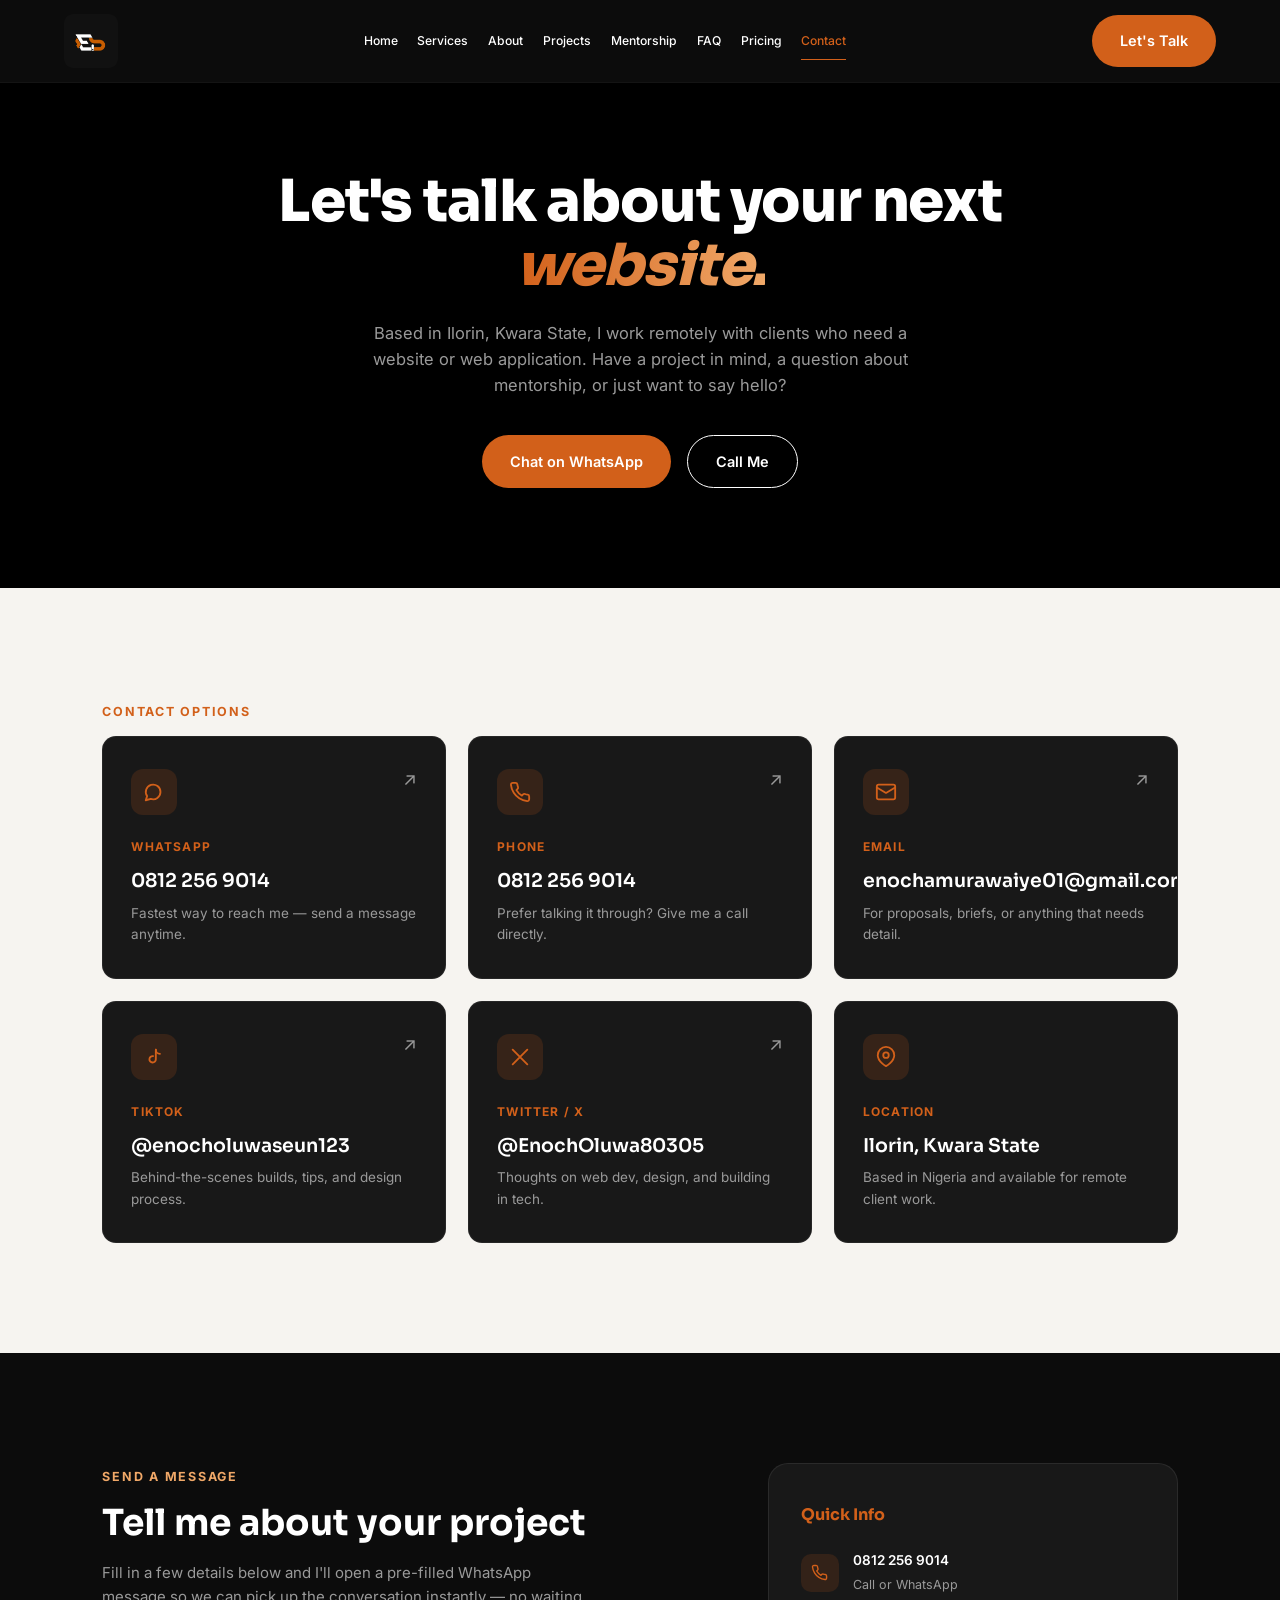
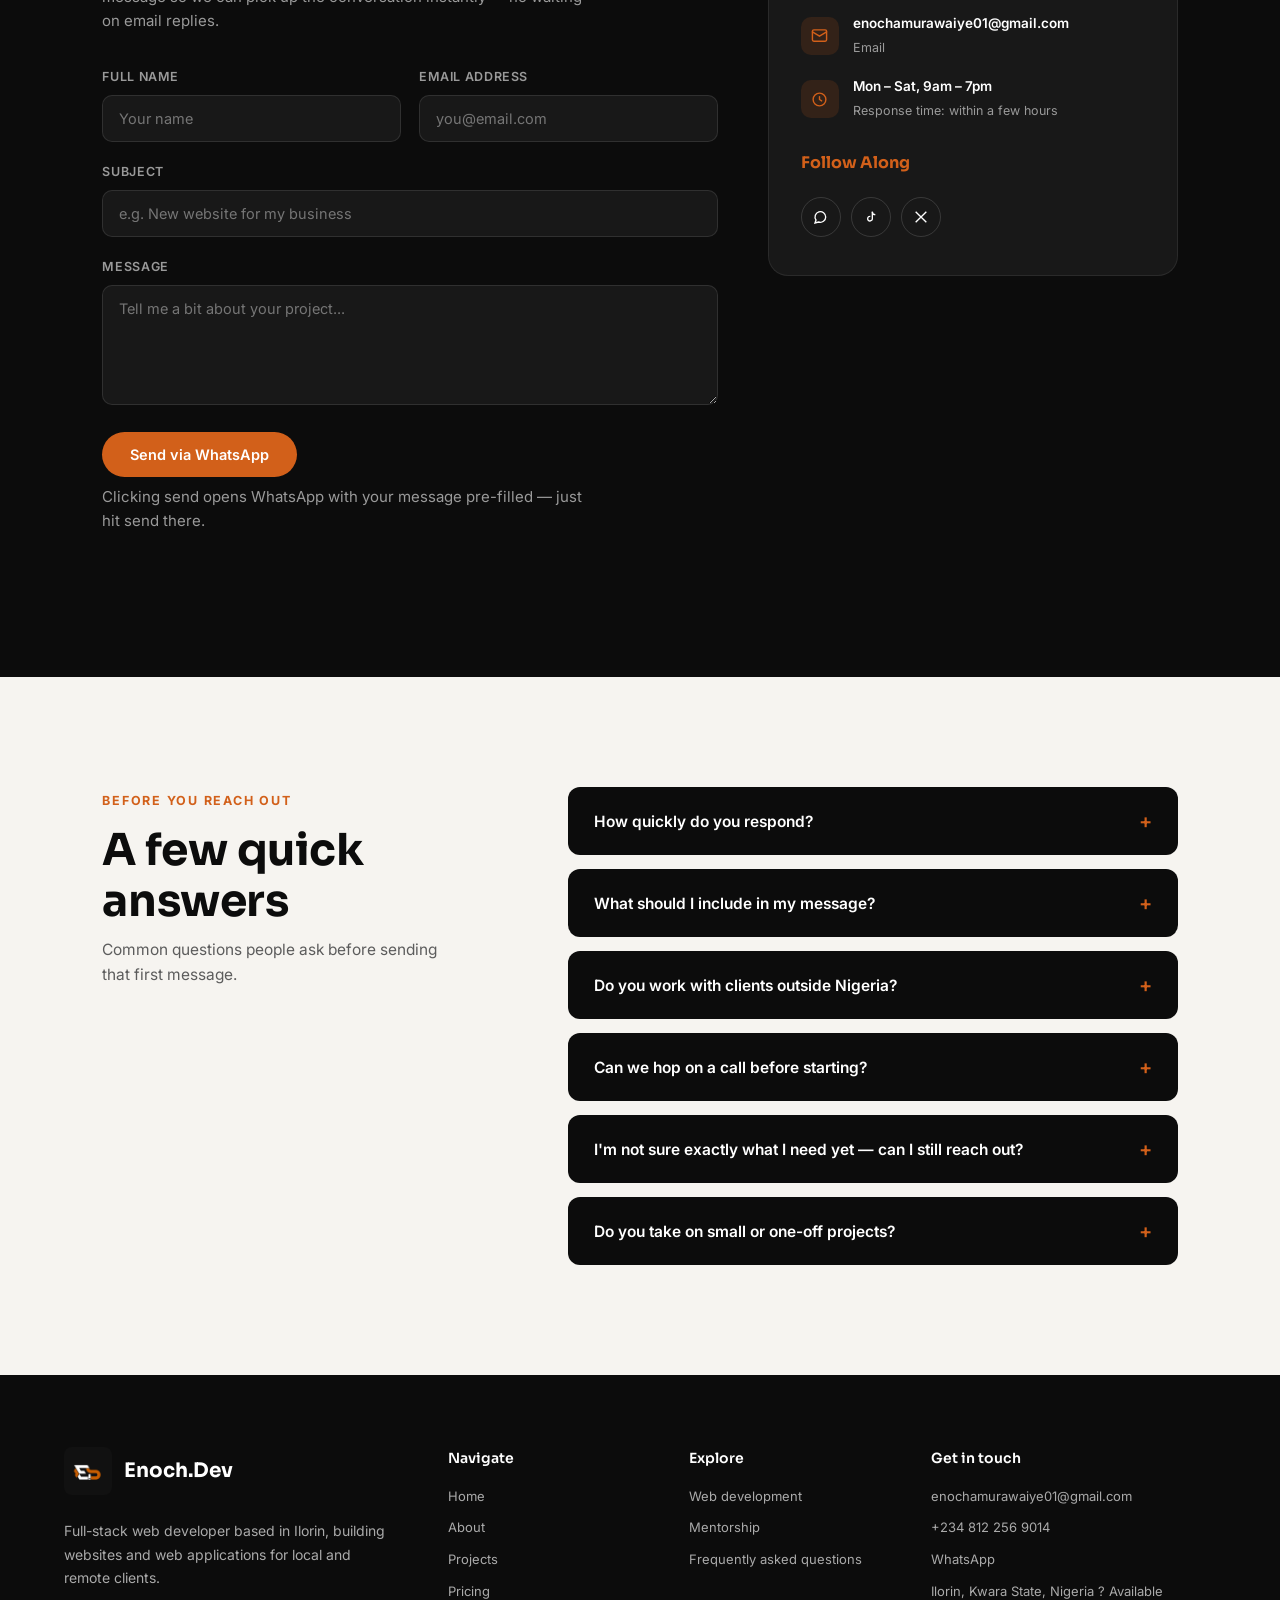
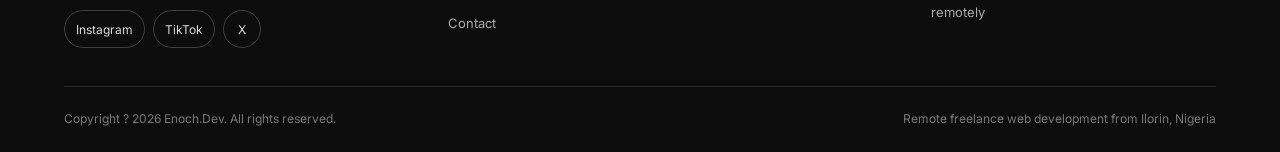
<file: contact.html>
<!DOCTYPE html>
<html lang="en">

<head>
    <meta charset="UTF-8">
    <meta name="viewport" content="width=device-width, initial-scale=1.0">
    <link rel="icon" type="image/png" sizes="32x32" href="/favicon-32x32.png">
    <link rel="apple-touch-icon" href="/apple-touch-icon.png">
    <link rel="manifest" href="/manifest.webmanifest">
    <meta name="theme-color" content="#0c0c0c">
    <meta name="application-name" content="Enoch.Dev">
    <meta name="description"
        content="Contact Enoch, a full-stack web developer in Ilorin, Kwara State, Nigeria, about website development, web applications, design or remote freelance work.">
    <meta name="robots" content="index, follow, max-image-preview:large">
    <link rel="canonical" href="https://enochdev.com.ng/contact.html">
    <meta property="og:type" content="website">
    <meta property="og:site_name" content="Enoch.Dev">
    <meta property="og:title" content="Contact Enoch | Hire a Web Developer in Ilorin">
    <meta property="og:description"
        content="Contact Enoch, a full-stack web developer in Ilorin, Kwara State, Nigeria, about website development, web applications, design or remote freelance work.">
    <meta property="og:url" content="https://enochdev.com.ng/contact.html">
    <meta property="og:image" content="https://enochdev.com.ng/enoch.jpg">
    <meta property="og:image:alt" content="Portrait of Amurawaiye Enoch">
    <meta name="twitter:card" content="summary_large_image">
    <meta name="twitter:title" content="Contact Enoch | Hire a Web Developer in Ilorin">
    <meta name="twitter:description"
        content="Contact Enoch, a full-stack web developer in Ilorin, Kwara State, Nigeria, about website development, web applications, design or remote freelance work.">
    <meta name="twitter:image" content="https://enochdev.com.ng/enoch.jpg">
    <meta name="twitter:image:alt" content="Portrait of Amurawaiye Enoch">
    <title>Contact Enoch | Hire a Web Developer in Ilorin</title>
    <link rel="preconnect" href="https://fonts.googleapis.com">
    <link rel="preconnect" href="https://fonts.gstatic.com" crossorigin>
    <link
        href="https://fonts.googleapis.com/css2?family=Sora:wght@400;500;600;700;800&family=Inter:wght@400;500;600;700&display=swap"
        rel="stylesheet">
    <script type="application/ld+json">
        {
            "@context": "https://schema.org",
            "@type": "ContactPage",
            "@id": "https://enochdev.com.ng/contact.html#webpage",
            "url": "https://enochdev.com.ng/contact.html",
            "name": "Contact Enoch | Hire a Web Developer in Ilorin",
            "description": "Contact Enoch, a full-stack web developer in Ilorin, Kwara State, Nigeria, about website development or remote freelance work.",
            "isPartOf": {"@id": "https://enochdev.com.ng/#website"},
            "about": {"@id": "https://enochdev.com.ng/#person"},
            "mainEntity": {"@id": "https://enochdev.com.ng/#person"}
        }
    </script>
    <style>
        :root {
            --black: #0c0c0c;
            --black-card: #181818;
            --black-soft: #232323;
            --white: #ffffff;
            --off-white: #f6f4f0;
            --orange: #D2601A;
            --orange-dark: #A34C14;
            --orange-light: #F0A868;
            --muted: #9a9a9a;
            --muted-dark: #5c5c5c;
            --font-display: 'Sora', sans-serif;
            --font-body: 'Inter', sans-serif;
            --radius: 14px;
            --ease: cubic-bezier(.16, .84, .44, 1);
        }

        * {
            margin: 0;
            padding: 0;
            box-sizing: border-box;
        }

        html {
            scroll-behavior: smooth;
        }

        body {
            font-family: var(--font-body);
            background: var(--off-white);
            color: var(--black);
            line-height: 1.6;
            overflow-x: hidden;
        }

        img {
            max-width: 100%;
            display: block;
        }

        a {
            text-decoration: none;
            color: inherit;
        }

        ul {
            list-style: none;
        }

        button {
            font-family: inherit;
            cursor: pointer;
            border: none;
        }

        input,
        textarea {
            font-family: inherit;
        }

        .eyebrow {
            display: inline-block;
            font-size: 12.5px;
            font-weight: 700;
            letter-spacing: .14em;
            text-transform: uppercase;
            color: var(--orange);
            margin-bottom: 14px;
        }

        .section-title {
            font-family: var(--font-display);
            font-weight: 700;
            font-size: clamp(28px, 4.2vw, 44px);
            line-height: 1.15;
            letter-spacing: -0.01em;
        }

        .section {
            padding: 110px 8vw;
            position: relative;
        }

        .container {
            max-width: 1200px;
            margin: 0 auto;
        }

        .reveal {
            opacity: 0;
            transform: translateY(36px);
            transition: opacity .8s var(--ease), transform .8s var(--ease);
        }

        .reveal.in-view {
            opacity: 1;
            transform: translateY(0);
        }

        .reveal-stagger>* {
            opacity: 0;
            transform: translateY(30px);
            transition: opacity .7s var(--ease), transform .7s var(--ease);
        }

        .reveal-stagger.in-view>* {
            opacity: 1;
            transform: translateY(0);
        }

        .reveal-stagger.in-view>*:nth-child(1) {
            transition-delay: .02s;
        }

        .reveal-stagger.in-view>*:nth-child(2) {
            transition-delay: .1s;
        }

        .reveal-stagger.in-view>*:nth-child(3) {
            transition-delay: .18s;
        }

        .reveal-stagger.in-view>*:nth-child(4) {
            transition-delay: .26s;
        }

        .reveal-stagger.in-view>*:nth-child(5) {
            transition-delay: .34s;
        }

        .reveal-left {
            opacity: 0;
            transform: translateX(-46px);
            transition: opacity .9s var(--ease), transform .9s var(--ease);
        }

        .reveal-left.in-view {
            opacity: 1;
            transform: translateX(0);
        }

        .reveal-right {
            opacity: 0;
            transform: translateX(46px);
            transition: opacity .9s var(--ease), transform .9s var(--ease);
        }

        .reveal-right.in-view {
            opacity: 1;
            transform: translateX(0);
        }

        .reveal-scale {
            opacity: 0;
            transform: scale(.94);
            transition: opacity .8s var(--ease), transform .8s var(--ease);
        }

        .reveal-scale.in-view {
            opacity: 1;
            transform: scale(1);
        }

        .btn {
            display: inline-flex;
            align-items: center;
            gap: 8px;
            padding: 14px 28px;
            border-radius: 100px;
            font-weight: 600;
            font-size: 14.5px;
            transition: transform .35s var(--ease), box-shadow .35s var(--ease), background .3s, color .3s;
            white-space: nowrap;
        }

        .btn-primary {
            background: var(--orange);
            color: var(--white);
        }

        .btn-primary:hover {
            background: var(--orange-dark);
            transform: translateY(-3px);
            box-shadow: 0 10px 24px -8px rgba(210, 96, 26, .55);
        }

        .btn {
            position: relative;
            overflow: hidden;
            isolation: isolate;
        }

        .btn::before {
            content: '';
            position: absolute;
            top: 0;
            left: -60%;
            width: 40%;
            height: 100%;
            background: linear-gradient(115deg, transparent, rgba(255, 255, 255, .35), transparent);
            transform: skewX(-20deg);
            transition: left .6s var(--ease);
            z-index: 1;
            pointer-events: none;
        }

        .btn:hover::before {
            left: 130%;
        }

        .btn>* {
            position: relative;
            z-index: 2;
        }

        .logo-mark {
            transition: transform .5s var(--ease), box-shadow .5s var(--ease);
        }

        .logo:hover .logo-mark {
            transform: rotate(-8deg) scale(1.08);
            box-shadow: 0 8px 20px -6px rgba(210, 96, 26, .6);
        }

        /* .scroll-cue {
            position: absolute;
            left: 50%;
            bottom: 34px;
            transform: translateX(-50%);
            display: flex;
            flex-direction: column;
            align-items: center;
            gap: 6px;
            z-index: 2;
            opacity: .75;
        }

        .scroll-cue span {
            font-size: 10.5px;
            letter-spacing: .14em;
            text-transform: uppercase;
            color: var(--muted);
        }

        .scroll-cue .cue-line {
            width: 1px;
            height: 34px;
            background: linear-gradient(var(--orange), transparent);
            position: relative;
            overflow: hidden;
        }

        .scroll-cue .cue-line::after {
            content: '';
            position: absolute;
            top: -100%;
            left: 0;
            width: 100%;
            height: 100%;
            background: var(--orange-light);
            animation: cueDrop 1.8s ease-in-out infinite;
        }

        @keyframes cueDrop {
            0% {
                top: -100%;
            }

            100% {
                top: 100%;
            }
        } */

        .btn-outline {
            background: transparent;
            border: 1.5px solid currentColor;
            color: inherit;
        }

        .btn-outline:hover {
            background: var(--orange);
            border-color: var(--orange);
            color: var(--white);
            transform: translateY(-3px);
        }

        .btn-black {
            background: var(--black);
            color: var(--white);
        }

        .btn-black:hover {
            background: var(--orange);
            color: var(--white);
            transform: translateY(-3px);
        }

        /* ===== NAV (shared) ===== */
        #navbar {
            position: fixed;
            top: 0;
            left: 0;
            width: 100%;
            z-index: 1000;
            background: var(--black);
            padding: 16px 6vw;
            display: flex;
            align-items: center;
            justify-content: space-between;
            transition: padding .35s var(--ease), box-shadow .35s var(--ease);
        }

        #navbar.scrolled {
            padding: 10px 6vw;
            box-shadow: 0 8px 30px -12px rgba(0, 0, 0, .6);
        }

        .logo {
            display: flex;
            align-items: center;
            gap: 10px;
            font-family: var(--font-display);
            font-weight: 700;
            font-size: 20px;
            color: var(--white);
        }

        .logo-mark {
            width: 38px;
            height: 38px;
            border-radius: 9px;
            background: linear-gradient(145deg, var(--orange), var(--orange-dark));
            display: flex;
            align-items: center;
            justify-content: center;
            font-family: var(--font-display);
            font-weight: 800;
            font-size: 18px;
            color: var(--white);
            flex-shrink: 0;
        }

        .logo .accent {
            color: var(--orange);
        }

        /* Glowing logo wrapper */
        .logo-wrap {
            width: 78px;
            height: 78px;
            border-radius: 9px;
            flex-shrink: 0;
            cursor: pointer;
            transition: box-shadow .35s var(--ease), transform .35s var(--ease);
        }

        .logo-wrap img {
            width: 100%;
            height: 100%;
            border-radius: 9px;
            object-fit: cover;
        }

        .logo-wrap:hover {
            box-shadow:
                0 0 4px var(--orange),
                0 0 10px var(--orange-light);
            transform: scale(1.03);
        }

        .nav-links {
            display: flex;
            align-items: center;
            gap: 30px;
        }

        .nav-links a {
            color: var(--white);
            font-size: 14.5px;
            font-weight: 500;
            position: relative;
            padding: 4px 0;
            transition: color .3s;
        }

        .nav-links a::after {
            content: '';
            position: absolute;
            left: 0;
            bottom: -2px;
            width: 0;
            height: 1.5px;
            background: var(--orange);
            transition: width .35s var(--ease);
        }

        .nav-links a:hover,
        .nav-links a.active {
            color: var(--orange);
        }

        .nav-links a:hover::after,
        .nav-links a.active::after {
            width: 100%;
        }

        .nav-cta-wrap {
            display: flex;
            align-items: center;
            gap: 22px;
        }

        .nav-burger {
            display: none;
            flex-direction: column;
            gap: 5px;
            background: none;
            padding: 6px;
        }

        .nav-burger span {
            width: 24px;
            height: 2px;
            background: var(--white);
            border-radius: 2px;
            transition: .3s;
        }

        .nav-burger.open span:nth-child(1) {
            transform: translateY(7px) rotate(45deg);
        }

        .nav-burger.open span:nth-child(2) {
            opacity: 0;
        }

        .nav-burger.open span:nth-child(3) {
            transform: translateY(-7px) rotate(-45deg);
        }

        /* ===== CONTACT HERO ===== */
        #contact-hero {
            background: var(--black);
            color: var(--white);
            padding: 170px 8vw 100px;
            position: relative;
            overflow: hidden;
            text-align: center;
        }

        #contact-hero::before {
            content: '';
            position: absolute;
            top: -20%;
            left: 50%;
            transform: translateX(-50%);
            width: 700px;
            height: 700px;
            background: radial-gradient(circle, rgba(210, 96, 26, .24), transparent 70%);
            border-radius: 50%;
            animation: float1 9s ease-in-out infinite;
        }

        @keyframes float1 {

            0%,
            100% {
                transform: translate(-50%, 0);
            }

            50% {
                transform: translate(-52%, 30px);
            }
        }

        .ch-eyebrow {
            display: inline-flex;
            align-items: center;
            gap: 8px;
            border: 1px solid rgba(255, 255, 255, .18);
            padding: 8px 16px;
            border-radius: 100px;
            font-size: 12.5px;
            font-weight: 600;
            letter-spacing: .06em;
            color: var(--orange-light);
            margin-bottom: 26px;
            position: relative;
            z-index: 1;
        }

        .ch-eyebrow .dot {
            width: 7px;
            height: 7px;
            border-radius: 50%;
            background: var(--orange);
            animation: pulse 1.8s infinite;
        }

        @keyframes pulse {

            0%,
            100% {
                opacity: 1;
            }

            50% {
                opacity: .3;
            }
        }

        #contact-hero h1 {
            font-family: var(--font-display);
            font-weight: 800;
            font-size: clamp(34px, 5.2vw, 58px);
            line-height: 1.1;
            letter-spacing: -0.02em;
            max-width: 780px;
            margin: 0 auto;
            position: relative;
            z-index: 1;
        }

        #contact-hero h1 .accent {
            font-style: italic;
            background: linear-gradient(90deg, var(--orange), var(--orange-light), var(--orange));
            background-size: 200% auto;
            -webkit-background-clip: text;
            background-clip: text;
            color: transparent;
            animation: shimmer 4s linear infinite;
        }

        @keyframes shimmer {
            0% {
                background-position: 0% 50%;
            }

            100% {
                background-position: 200% 50%;
            }
        }

        .ch-sub {
            margin-top: 22px;
            font-size: 16.5px;
            color: var(--muted);
            max-width: 560px;
            margin-left: auto;
            margin-right: auto;
            position: relative;
            z-index: 1;
        }

        .ch-actions {
            margin-top: 36px;
            display: flex;
            gap: 16px;
            flex-wrap: wrap;
            justify-content: center;
            position: relative;
            z-index: 1;
        }

        /* ===== CONTACT CARDS ===== */
        #contact-cards {
            background: var(--off-white);
        }

        .cards-grid {
            display: grid;
            grid-template-columns: repeat(3, 1fr);
            gap: 22px;
        }

        .contact-card {
            display: block;
            background: var(--black-card);
            border-radius: var(--radius);
            padding: 32px 28px;
            color: var(--white);
            border: 1px solid rgba(255, 255, 255, .06);
            position: relative;
            overflow: hidden;
            transition: transform .45s var(--ease), box-shadow .45s var(--ease);
        }

        .contact-card::before {
            content: '';
            position: absolute;
            inset: 0;
            background: linear-gradient(135deg, var(--orange), var(--orange-dark));
            opacity: 0;
            transition: opacity .45s var(--ease);
            z-index: 0;
        }

        .contact-card>* {
            position: relative;
            z-index: 1;
        }

        .contact-card:hover {
            transform: translateY(-8px);
            box-shadow: 0 22px 40px -18px rgba(0, 0, 0, .5);
        }

        .contact-card:hover::before {
            opacity: 1;
        }

        .cc-icon {
            width: 46px;
            height: 46px;
            border-radius: 12px;
            background: rgba(210, 96, 26, .16);
            display: flex;
            align-items: center;
            justify-content: center;
            margin-bottom: 22px;
            transition: background .4s;
        }

        .contact-card:hover .cc-icon {
            background: rgba(255, 255, 255, .18);
        }

        .cc-icon svg {
            width: 22px;
            height: 22px;
            stroke: var(--orange);
            transition: stroke .4s;
        }

        .contact-card:hover .cc-icon svg {
            stroke: var(--white);
        }

        .contact-card .cc-label {
            font-size: 12px;
            font-weight: 700;
            letter-spacing: .1em;
            text-transform: uppercase;
            color: var(--orange);
            margin-bottom: 10px;
            display: block;
            transition: color .4s;
        }

        .contact-card:hover .cc-label {
            color: rgba(255, 255, 255, .75);
        }

        .contact-card h3 {
            font-family: var(--font-display);
            font-size: 19px;
            font-weight: 600;
            margin-bottom: 6px;
        }

        .contact-card p {
            font-size: 13.5px;
            color: var(--muted);
            transition: color .4s;
        }

        .contact-card:hover p {
            color: rgba(255, 255, 255, .88);
        }

        .cc-arrow {
            position: absolute;
            top: 28px;
            right: 28px;
            font-size: 18px;
            color: var(--muted);
            transition: transform .4s var(--ease), color .4s;
        }

        .contact-card:hover .cc-arrow {
            transform: translate(4px, -4px);
            color: var(--white);
        }

        /* ===== CONTACT FORM ===== */
        #contact-form-section {
            background: var(--black);
            color: var(--white);
        }

        .cf-grid {
            display: grid;
            grid-template-columns: 1.2fr .8fr;
            gap: 50px;
        }

        .cf-head .eyebrow {
            color: var(--orange-light);
        }

        .cf-head h2 {
            font-family: var(--font-display);
            font-weight: 700;
            font-size: clamp(26px, 3.6vw, 36px);
            margin-bottom: 16px;
            line-height: 1.2;
        }

        .cf-head p {
            color: var(--muted);
            font-size: 15px;
            margin-bottom: 34px;
            max-width: 480px;
        }

        .field {
            margin-bottom: 20px;
        }

        .field label {
            display: block;
            font-size: 12.5px;
            font-weight: 600;
            letter-spacing: .05em;
            text-transform: uppercase;
            color: var(--muted);
            margin-bottom: 8px;
        }

        .field input,
        .field textarea {
            width: 100%;
            background: var(--black-card);
            border: 1px solid rgba(255, 255, 255, .1);
            border-radius: 10px;
            padding: 14px 16px;
            color: var(--white);
            font-size: 14.5px;
            transition: border-color .3s, background .3s;
        }

        .field input:focus,
        .field textarea:focus {
            outline: none;
            border-color: var(--orange);
            background: var(--black-soft);
        }

        .field textarea {
            resize: vertical;
            min-height: 120px;
        }

        .row-2 {
            display: grid;
            grid-template-columns: 1fr 1fr;
            gap: 18px;
        }

        .form-note {
            font-size: 12.5px;
            color: var(--muted-dark);
            margin-top: 8px;
        }

        .form-note:empty {
            display: none;
        }

        .form-note a {
            color: var(--orange-light);
            text-decoration: underline;
        }

        .info-card {
            background: var(--black-card);
            border: 1px solid rgba(255, 255, 255, .08);
            border-radius: 20px;
            padding: 38px 32px;
            height: fit-content;
            position: sticky;
            top: 110px;
        }

        .info-card h4 {
            font-family: var(--font-display);
            font-size: 16px;
            font-weight: 700;
            color: var(--orange);
            margin-bottom: 22px;
        }

        .info-list {
            display: flex;
            flex-direction: column;
            gap: 18px;
            margin-bottom: 28px;
        }

        .info-row {
            display: flex;
            align-items: center;
            gap: 14px;
        }

        .info-row .ir-icon {
            width: 38px;
            height: 38px;
            border-radius: 10px;
            background: rgba(210, 96, 26, .14);
            display: flex;
            align-items: center;
            justify-content: center;
            flex-shrink: 0;
        }

        .info-row .ir-icon svg {
            width: 17px;
            height: 17px;
            stroke: var(--orange);
        }

        .info-row div {
            font-size: 13.5px;
        }

        .info-row b {
            display: block;
            color: var(--white);
            font-weight: 600;
            margin-bottom: 2px;
        }

        .info-row span {
            color: var(--muted);
            font-size: 12.5px;
        }

        .info-socials {
            display: flex;
            gap: 10px;
        }

        .info-socials a {
            width: 40px;
            height: 40px;
            border-radius: 50%;
            border: 1px solid rgba(255, 255, 255, .14);
            display: flex;
            align-items: center;
            justify-content: center;
            transition: .3s;
        }

        .info-socials a:hover {
            background: var(--orange);
            border-color: var(--orange);
            transform: translateY(-3px);
        }

        .info-socials svg {
            width: 16px;
            height: 16px;
            stroke: var(--white);
        }

        /* ===== CONTACT FAQ ===== */
        #contact-faq {
            background: var(--off-white);
        }

        .faq-layout {
            display: grid;
            grid-template-columns: .8fr 1.2fr;
            gap: 60px;
        }

        #contact-faq .head p {
            color: var(--muted-dark);
            font-size: 15.5px;
            margin-top: 12px;
            max-width: 340px;
        }

        .faq-list {
            display: flex;
            flex-direction: column;
            gap: 14px;
        }

        .faq-item {
            background: var(--black);
            border-radius: 12px;
            overflow: hidden;
            transition: background .3s;
        }

        .faq-q {
            width: 100%;
            display: flex;
            align-items: center;
            justify-content: space-between;
            padding: 22px 26px;
            background: none;
            color: var(--white);
            font-size: 15.5px;
            font-weight: 600;
            text-align: left;
        }

        .faq-q .plus {
            font-size: 20px;
            color: var(--orange);
            transition: transform .4s var(--ease);
            flex-shrink: 0;
            margin-left: 16px;
        }

        .faq-item.open .plus {
            transform: rotate(45deg);
        }

        .faq-a {
            max-height: 0;
            overflow: hidden;
            transition: max-height .45s var(--ease), padding .45s var(--ease);
            padding: 0 26px;
        }

        .faq-a p {
            font-size: 14.5px;
            color: var(--muted);
            padding-bottom: 0;
        }

        .faq-item.open .faq-a {
            max-height: 220px;
            padding: 0 26px 22px;
        }

        /* ===== FOOTER (shared) ===== */
        footer {
            background: var(--black);
            color: var(--white);
            padding: 70px 8vw 26px;
        }

        .footer-grid {
            display: grid;
            grid-template-columns: 1.4fr 1fr 1fr 1.2fr;
            gap: 50px;
            padding-bottom: 50px;
            border-bottom: 1px solid rgba(255, 255, 255, .08);
        }

        .footer-brand p {
            font-size: 14px;
            color: var(--muted);
            margin: 16px 0 20px;
            max-width: 280px;
        }

        .footer-social {
            display: flex;
            gap: 12px;
            flex-wrap: wrap;
        }

        .footer-social a {
            width: 38px;
            height: 38px;
            border-radius: 50%;
            border: 1px solid rgba(255, 255, 255, .15);
            display: flex;
            align-items: center;
            justify-content: center;
            transition: .3s;
        }

        .footer-social a:hover {
            background: var(--orange);
            border-color: var(--orange);
            transform: translateY(-3px);
        }

        .footer-social svg {
            width: 16px;
            height: 16px;
            stroke: var(--white);
        }

        .footer-col h5 {
            font-family: var(--font-display);
            font-size: 14px;
            font-weight: 600;
            margin-bottom: 18px;
            color: var(--white);
        }

        .footer-col ul li {
            margin-bottom: 12px;
        }

        .footer-col ul li a {
            font-size: 14px;
            color: var(--muted);
            transition: color .3s;
        }

        .footer-col ul li a:hover {
            color: var(--orange);
        }

        .footer-bottom {
            display: flex;
            justify-content: space-between;
            align-items: center;
            padding-top: 26px;
            font-size: 13px;
            color: var(--muted-dark);
            flex-wrap: wrap;
            gap: 10px;
        }

        .footer-bottom a {
            color: var(--muted-dark);
        }

        .footer-bottom a:hover {
            color: var(--orange);
        }

        @media (max-width:900px) {
            .nav-links {
                position: fixed;
                top: 64px;
                left: 0;
                width: 100%;
                background: var(--black);
                flex-direction: column;
                padding: 20px 8vw 30px;
                gap: 20px;
                transform: translateY(-130%);
                opacity: 0;
                transition: transform .4s var(--ease), opacity .4s;
            }

            .nav-links.open {
                transform: translateY(0);
                opacity: 1;
            }

            .nav-burger {
                display: flex;
            }

            .nav-cta-wrap .btn-primary {
                padding: 10px 18px;
                font-size: 13px;
            }

            .logo-wrap {
                width: 52px;
                height: 52px;
            }

            .cards-grid {
                grid-template-columns: 1fr;
            }

            .cf-grid {
                grid-template-columns: minmax(0, 1fr);
            }

            .cf-grid > * {
                min-width: 0;
            }

            .faq-layout {
                grid-template-columns: 1fr;
            }

            .info-card {
                position: static;
            }

            .row-2 {
                grid-template-columns: 1fr;
            }

            .footer-grid {
                grid-template-columns: 1fr 1fr;
            }

            .section {
                padding: 80px 6vw;
            }

            .reveal,
            .reveal-stagger>*,
            .reveal-left,
            .reveal-right,
            .reveal-scale {
                opacity: 1 !important;
                transform: none !important;
                transition: none !important;
            }

            .scroll-cue {
                display: none;
            }
        }

        @media (max-width:560px) {
            .footer-grid {
                grid-template-columns: 1fr;
            }
        }
    </style>
    <link rel="stylesheet" href="/shared-layout.css">
</head>

<body>

    <!-- ===== NAVBAR ===== -->
    <nav id="navbar" aria-label="Main navigation">
    <a href="index.html#home" class="logo-wrap" aria-label="Enoch.Dev home" title="Enoch.Dev">
        <img src="/logo.webp" alt="" width="3264" height="3264" decoding="async">
    </a>
    <ul class="nav-links" id="navLinks">
        <li><a href="index.html#home">Home</a></li>
        <li><a href="index.html#services">Services</a></li>
        <li><a href="about.html">About</a></li>
        <li><a href="work.html">Projects</a></li>
        <li><a href="index.html#mentorship">Mentorship</a></li>
        <li><a href="index.html#faq">FAQ</a></li>
        <li><a href="pricing.html">Pricing</a></li>
        <li><a href="contact.html" class="active" aria-current="page">Contact</a></li>
    </ul>
    <div class="nav-cta-wrap">
        <a href="contact.html" class="btn btn-primary">Let's Talk</a>
        <button class="nav-burger" id="burger" type="button" aria-label="Toggle navigation" aria-controls="navLinks" aria-expanded="false"><span></span><span></span><span></span></button>
    </div>
</nav>

    <!-- ===== CONTACT HERO ===== -->
    <section id="contact-hero">
    
        <h1>Let's talk about your next <span class="accent">website.</span></h1>
        <p class="ch-sub">Based in Ilorin, Kwara State, I work remotely with clients who need a website or web
            application. Have a project in mind, a question about mentorship, or just want to say hello?</p>
        <div class="ch-actions">
            <a href="https://wa.me/2348122569014" class="btn btn-primary">Chat on WhatsApp</a>
            <a href="tel:+2348122569014" class="btn btn-outline">Call Me</a>
        </div>
        <!-- <div class="scroll-cue"><span>Scroll</span>
            <div class="cue-line"></div>
        </div> -->
    </section>

    <!-- ===== CONTACT CARDS ===== -->
    <section id="contact-cards" class="section">
        <div class="container">
            <h2 class="eyebrow">Contact options</h2>
            <div class="cards-grid reveal-stagger">
                <a href="https://wa.me/2348122569014" class="contact-card" target="_blank" rel="noopener">
                    <span class="cc-arrow">↗</span>
                    <div class="cc-icon"><svg viewBox="0 0 24 24" fill="none" stroke-width="2" stroke-linecap="round"
                            stroke-linejoin="round">
                            <path d="M3 21l1.5-4.5A8 8 0 1 1 8.5 19.5L3 21z" />
                        </svg></div>
                    <span class="cc-label">WhatsApp</span>
                    <h3>0812 256 9014</h3>
                    <p>Fastest way to reach me — send a message anytime.</p>
                </a>
                <a href="tel:+2348122569014" class="contact-card">
                    <span class="cc-arrow">↗</span>
                    <div class="cc-icon"><svg viewBox="0 0 24 24" fill="none" stroke-width="2" stroke-linecap="round"
                            stroke-linejoin="round">
                            <path
                                d="M22 16.92v3a2 2 0 0 1-2.18 2 19.79 19.79 0 0 1-8.63-3.07 19.5 19.5 0 0 1-6-6 19.79 19.79 0 0 1-3.07-8.67A2 2 0 0 1 4.11 2h3a2 2 0 0 1 2 1.72c.13.96.37 1.9.72 2.81a2 2 0 0 1-.45 2.11L8.09 9.91a16 16 0 0 0 6 6l1.27-1.27a2 2 0 0 1 2.11-.45c.91.35 1.85.59 2.81.72A2 2 0 0 1 22 16.92z" />
                        </svg></div>
                    <span class="cc-label">Phone</span>
                    <h3>0812 256 9014</h3>
                    <p>Prefer talking it through? Give me a call directly.</p>
                </a>
                <a href="mailto:enochamurawaiye01@gmail.com" class="contact-card">
                    <span class="cc-arrow">↗</span>
                    <div class="cc-icon"><svg viewBox="0 0 24 24" fill="none" stroke-width="2" stroke-linecap="round"
                            stroke-linejoin="round">
                            <rect x="2" y="4" width="20" height="16" rx="2" />
                            <path d="M2 7l10 6 10-6" />
                        </svg></div>
                    <span class="cc-label">Email</span>
                    <h3>enochamurawaiye01@gmail.com</h3>
                    <p>For proposals, briefs, or anything that needs detail.</p>
                </a>
                <a href="https://www.tiktok.com/@enocholuwaseun123" class="contact-card" target="_blank" rel="noopener noreferrer">
                    <span class="cc-arrow">↗</span>
                    <div class="cc-icon"><svg viewBox="0 0 24 24" fill="none" stroke-width="2" stroke-linecap="round"
                            stroke-linejoin="round">
                            <path d="M14 4v10.5a3.5 3.5 0 1 1-3-3.46" />
                            <path d="M14 4c0 2.5 2 4.5 4.5 4.5" />
                        </svg></div>
                    <span class="cc-label">TikTok</span>
                    <h3>@enocholuwaseun123</h3>
                    <p>Behind-the-scenes builds, tips, and design process.</p>
                </a>
                <a href="https://x.com/EnochOluwa80305" class="contact-card" target="_blank" rel="noopener noreferrer">
                    <span class="cc-arrow">↗</span>
                    <div class="cc-icon"><svg viewBox="0 0 24 24" fill="none" stroke-width="2" stroke-linecap="round"
                            stroke-linejoin="round">
                            <path d="M4 4l16 16M20 4L4 20" />
                        </svg></div>
                    <span class="cc-label">Twitter / X</span>
                    <h3>@EnochOluwa80305</h3>
                    <p>Thoughts on web dev, design, and building in tech.</p>
                </a>
                <div class="contact-card" style="cursor:default;">
                    <div class="cc-icon"><svg viewBox="0 0 24 24" fill="none" stroke-width="2" stroke-linecap="round"
                            stroke-linejoin="round">
                            <path d="M21 10c0 7-9 12-9 12s-9-5-9-12a9 9 0 0 1 18 0z" />
                            <circle cx="12" cy="10" r="3" />
                        </svg></div>
                    <span class="cc-label">Location</span>
                    <h3>Ilorin, Kwara State</h3>
                    <p>Based in Nigeria and available for remote client work.</p>
                </div>
            </div>
        </div>
    </section>

    <!-- ===== CONTACT FORM ===== -->
    <section id="contact-form-section" class="section">
        <div class="container">
            <div class="cf-grid">
                <div class="cf-head reveal-left">
                    <span class="eyebrow">Send A Message</span>
                    <h2>Tell me about your project</h2>
                    <p>Fill in a few details below and I'll open a pre-filled WhatsApp message so we can pick up the
                        conversation instantly — no waiting on email replies.</p>
                    <form id="contactForm">
                        <div class="row-2">
                            <div class="field">
                                <label for="name">Full Name</label>
                                <input type="text" id="name" name="name" placeholder="Your name" required>
                            </div>
                            <div class="field">
                                <label for="email">Email Address</label>
                                <input type="email" id="email" name="email" placeholder="you@email.com" required>
                            </div>
                        </div>
                        <div class="field">
                            <label for="subject">Subject</label>
                            <input type="text" id="subject" name="subject"
                                placeholder="e.g. New website for my business">
                        </div>
                        <div class="field">
                            <label for="message">Message</label>
                            <textarea id="message" name="message" placeholder="Tell me a bit about your project..."
                                required></textarea>
                        </div>
                        <button type="submit" class="btn btn-primary">Send via WhatsApp</button>
                        <p class="form-note">Clicking send opens WhatsApp with your message pre-filled — just hit send
                            there.</p>
                        <p class="form-note" id="whatsappStatus" role="status" aria-live="polite"></p>
                    </form>
                </div>

                <div class="info-card reveal-right">
                    <h4>Quick Info</h4>
                    <div class="info-list">
                        <div class="info-row">
                            <div class="ir-icon"><svg viewBox="0 0 24 24" fill="none" stroke-width="2"
                                    stroke-linecap="round" stroke-linejoin="round">
                                    <path
                                        d="M22 16.92v3a2 2 0 0 1-2.18 2 19.79 19.79 0 0 1-8.63-3.07 19.5 19.5 0 0 1-6-6 19.79 19.79 0 0 1-3.07-8.67A2 2 0 0 1 4.11 2h3a2 2 0 0 1 2 1.72c.13.96.37 1.9.72 2.81a2 2 0 0 1-.45 2.11L8.09 9.91a16 16 0 0 0 6 6l1.27-1.27a2 2 0 0 1 2.11-.45c.91.35 1.85.59 2.81.72A2 2 0 0 1 22 16.92z" />
                                </svg></div>
                            <div><b>0812 256 9014</b><span>Call or WhatsApp</span></div>
                        </div>
                        <div class="info-row">
                            <div class="ir-icon"><svg viewBox="0 0 24 24" fill="none" stroke-width="2"
                                    stroke-linecap="round" stroke-linejoin="round">
                                    <rect x="2" y="4" width="20" height="16" rx="2" />
                                    <path d="M2 7l10 6 10-6" />
                                </svg></div>
                            <div><b>enochamurawaiye01@gmail.com</b><span>Email</span></div>
                        </div>
                        <div class="info-row">
                            <div class="ir-icon"><svg viewBox="0 0 24 24" fill="none" stroke-width="2"
                                    stroke-linecap="round" stroke-linejoin="round">
                                    <circle cx="12" cy="12" r="9" />
                                    <path d="M12 8v4l3 2" />
                                </svg></div>
                            <div><b>Mon – Sat, 9am – 7pm</b><span>Response time: within a few hours</span></div>
                        </div>
                    </div>
                    <h4>Follow Along</h4>
                    <div class="info-socials">
                        <a href="https://wa.me/2348122569014" aria-label="WhatsApp" target="_blank" rel="noopener"><svg
                                viewBox="0 0 24 24" fill="none" stroke-width="2">
                                <path d="M3 21l1.5-4.5A8 8 0 1 1 8.5 19.5L3 21z" />
                            </svg></a>
                        <a href="https://www.tiktok.com/@enocholuwaseun123" aria-label="TikTok" target="_blank"
                            rel="noopener noreferrer"><svg viewBox="0 0 24 24" fill="none" stroke-width="2">
                                <path d="M14 4v10.5a3.5 3.5 0 1 1-3-3.46" />
                                <path d="M14 4c0 2.5 2 4.5 4.5 4.5" />
                            </svg></a>
                        <a href="https://x.com/EnochOluwa80305" aria-label="Twitter / X" target="_blank"
                            rel="noopener noreferrer"><svg viewBox="0 0 24 24" fill="none" stroke-width="2">
                                <path d="M4 4l16 16M20 4L4 20" />
                            </svg></a>
                    </div>
                </div>
            </div>
        </div>
    </section>

    <!-- ===== CONTACT FAQ ===== -->
    <section id="contact-faq" class="section">
        <div class="container">
            <div class="faq-layout">
                <div class="head reveal-left">
                    <span class="eyebrow">Before You Reach Out</span>
                    <h2 class="section-title">A few quick answers</h2>
                    <p>Common questions people ask before sending that first message.</p>
                </div>
                <div class="faq-list reveal-right">
                    <div class="faq-item">
                        <button class="faq-q">How quickly do you respond? <span class="plus">+</span></button>
                        <div class="faq-a">
                            <p>I typically reply within a few hours on WhatsApp, and within 24 hours by email — faster
                                on weekdays between 9am and 7pm (WAT).</p>
                        </div>
                    </div>
                    <div class="faq-item">
                        <button class="faq-q">What should I include in my message? <span class="plus">+</span></button>
                        <div class="faq-a">
                            <p>A short description of your business, what kind of website or design you need, and any
                                timeline or budget you have in mind. The more context, the faster I can respond with
                                something useful.</p>
                        </div>
                    </div>
                    <div class="faq-item">
                        <button class="faq-q">Do you work with clients outside Nigeria? <span
                                class="plus">+</span></button>
                        <div class="faq-a">
                            <p>Yes. I work with brands and founders across Africa and beyond — everything is handled
                                remotely over WhatsApp, email, and video calls.</p>
                        </div>
                    </div>
                    <div class="faq-item">
                        <button class="faq-q">Can we hop on a call before starting? <span class="plus">+</span></button>
                        <div class="faq-a">
                            <p>Definitely. Once you reach out, we can schedule a quick call to talk through your goals
                                before any work or quote begins.</p>
                        </div>
                    </div>
                    <div class="faq-item">
                        <button class="faq-q">I'm not sure exactly what I need yet — can I still reach out? <span
                                class="plus">+</span></button>
                        <div class="faq-a">
                            <p>Of course. Most projects start as a rough idea. Send me what you're thinking and I'll
                                help you shape it into a clear plan.</p>
                        </div>
                    </div>
                    <div class="faq-item">
                        <button class="faq-q">Do you take on small or one-off projects? <span
                                class="plus">+</span></button>
                        <div class="faq-a">
                            <p>Yes — from a single-page site or logo to a full multi-page platform, I take on projects
                                of every size.</p>
                        </div>
                    </div>
                </div>
            </div>
        </div>
    </section>

    <!-- ===== FOOTER ===== -->
    <footer>
    <div class="footer-grid">
        <div class="footer-brand">
            <a href="index.html#home" class="footer-brand-logo" aria-label="Enoch.Dev home">
                <img src="/logo.webp" alt="" width="3264" height="3264" loading="lazy" decoding="async">
                <span>Enoch.Dev</span>
            </a>
            <p>Full-stack web developer based in Ilorin, building websites and web applications for local and remote clients.</p>
            <div class="footer-social" aria-label="Social profiles">
                <a href="https://www.instagram.com/enochamurawaiye/" target="_blank" rel="noopener noreferrer">Instagram</a>
                <a href="https://www.tiktok.com/@enocholuwaseun123" target="_blank" rel="noopener noreferrer">TikTok</a>
                <a href="https://x.com/EnochOluwa80305" target="_blank" rel="noopener noreferrer">X</a>
            </div>
        </div>
        <div class="footer-col">
            <h2>Navigate</h2>
            <ul>
                <li><a href="index.html#home">Home</a></li>
                <li><a href="about.html">About</a></li>
                <li><a href="work.html">Projects</a></li>
                <li><a href="pricing.html">Pricing</a></li>
                <li><a href="contact.html">Contact</a></li>
            </ul>
        </div>
        <div class="footer-col">
            <h2>Explore</h2>
            <ul>
                <li><a href="index.html#services">Web development</a></li>
                <li><a href="index.html#mentorship">Mentorship</a></li>
                <li><a href="index.html#faq">Frequently asked questions</a></li>
            </ul>
        </div>
        <div class="footer-col footer-contact">
            <h2>Get in touch</h2>
            <ul>
                <li><a href="mailto:enochamurawaiye01@gmail.com">enochamurawaiye01@gmail.com</a></li>
                <li><a href="tel:+2348122569014">+234 812 256 9014</a></li>
                <li><a href="https://wa.me/2348122569014">WhatsApp</a></li>
                <li><span>Ilorin, Kwara State, Nigeria ? Available remotely</span></li>
            </ul>
        </div>
    </div>
    <div class="footer-bottom">
        <span>Copyright ? 2026 Enoch.Dev. All rights reserved.</span>
        <span>Remote freelance web development from Ilorin, Nigeria</span>
    </div>
</footer>

    <script>
        const nav = document.getElementById('navbar');
        window.addEventListener('scroll', () => nav.classList.toggle('scrolled', window.scrollY > 30));

        const burger = document.getElementById('burger');
        const navLinks = document.getElementById('navLinks');
        burger.addEventListener('click', () => {
            const isOpen = navLinks.classList.toggle('open');
            burger.classList.toggle('open');
            burger.setAttribute('aria-expanded', isOpen);
        });
        navLinks.querySelectorAll('a').forEach(a => a.addEventListener('click', () => {
            navLinks.classList.remove('open');
            burger.classList.remove('open');
            burger.setAttribute('aria-expanded', false);
        }));

        const revealEls = document.querySelectorAll('.reveal, .reveal-stagger, .reveal-left, .reveal-right, .reveal-scale');
        const io = new IntersectionObserver((entries) => {
            entries.forEach(entry => {
                if (entry.isIntersecting) {
                    entry.target.classList.add('in-view');
                    io.unobserve(entry.target);
                }
            });
        }, { threshold: 0.15 });
        revealEls.forEach(el => io.observe(el));

        // FAQ accordion
        document.querySelectorAll('.faq-item').forEach(item => {
            item.querySelector('.faq-q').addEventListener('click', () => {
                const isOpen = item.classList.contains('open');
                document.querySelectorAll('.faq-item').forEach(i => i.classList.remove('open'));
                if (!isOpen) item.classList.add('open');
            });
        });

        // Contact form -> WhatsApp
        const form = document.getElementById('contactForm');
        const whatsappStatus = document.getElementById('whatsappStatus');
        const whatsappNumber = '2348122569014';

        function openWhatsAppMessage(message) {
            const whatsappUrl = new URL(`https://wa.me/${whatsappNumber}`);
            whatsappUrl.searchParams.set('text', message);

            try {
                const whatsappWindow = window.open(whatsappUrl.toString(), '_blank');
                if (whatsappWindow) {
                    whatsappWindow.opener = null;
                    whatsappStatus.textContent = 'WhatsApp opened with your message. Review it and tap Send to submit.';
                    return;
                }
            } catch (error) {
                console.error('Could not open WhatsApp automatically:', error);
            }

            whatsappStatus.replaceChildren(document.createTextNode('WhatsApp could not open automatically. '));
            const fallbackLink = document.createElement('a');
            fallbackLink.href = whatsappUrl.toString();
            fallbackLink.target = '_blank';
            fallbackLink.rel = 'noopener noreferrer';
            fallbackLink.textContent = 'Open your prepared message';
            whatsappStatus.append(fallbackLink);
        }

        form.addEventListener('submit', (e) => {
            e.preventDefault();
            whatsappStatus.replaceChildren();
            if (!form.reportValidity()) return;

            const name = document.getElementById('name').value.trim();
            const email = document.getElementById('email').value.trim();
            const subject = document.getElementById('subject').value.trim();
            const message = document.getElementById('message').value.trim();
            const text = `Hi Enoch, I'm ${name} (${email}).\n\nSubject: ${subject || 'New project enquiry'}\n\n${message}`;
            openWhatsAppMessage(text);
        });
    </script>
</body>

</html>
</file>
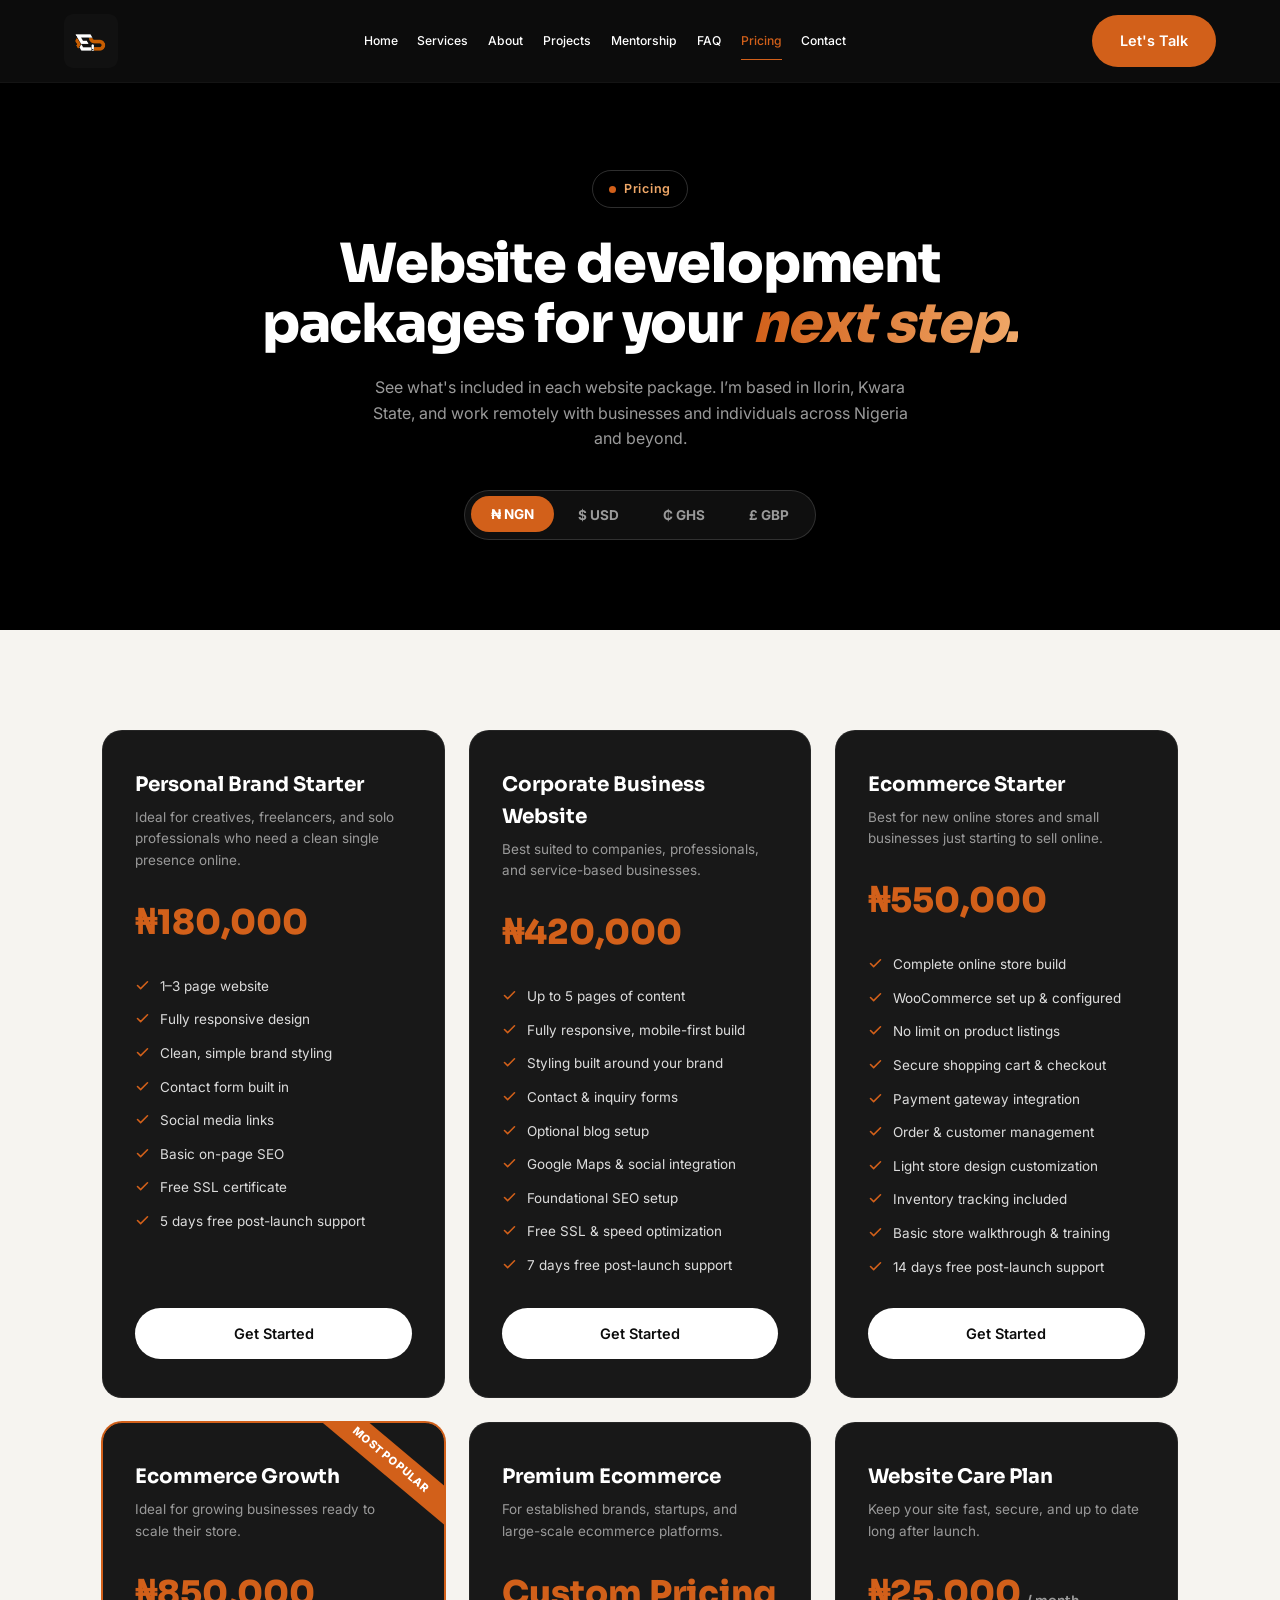
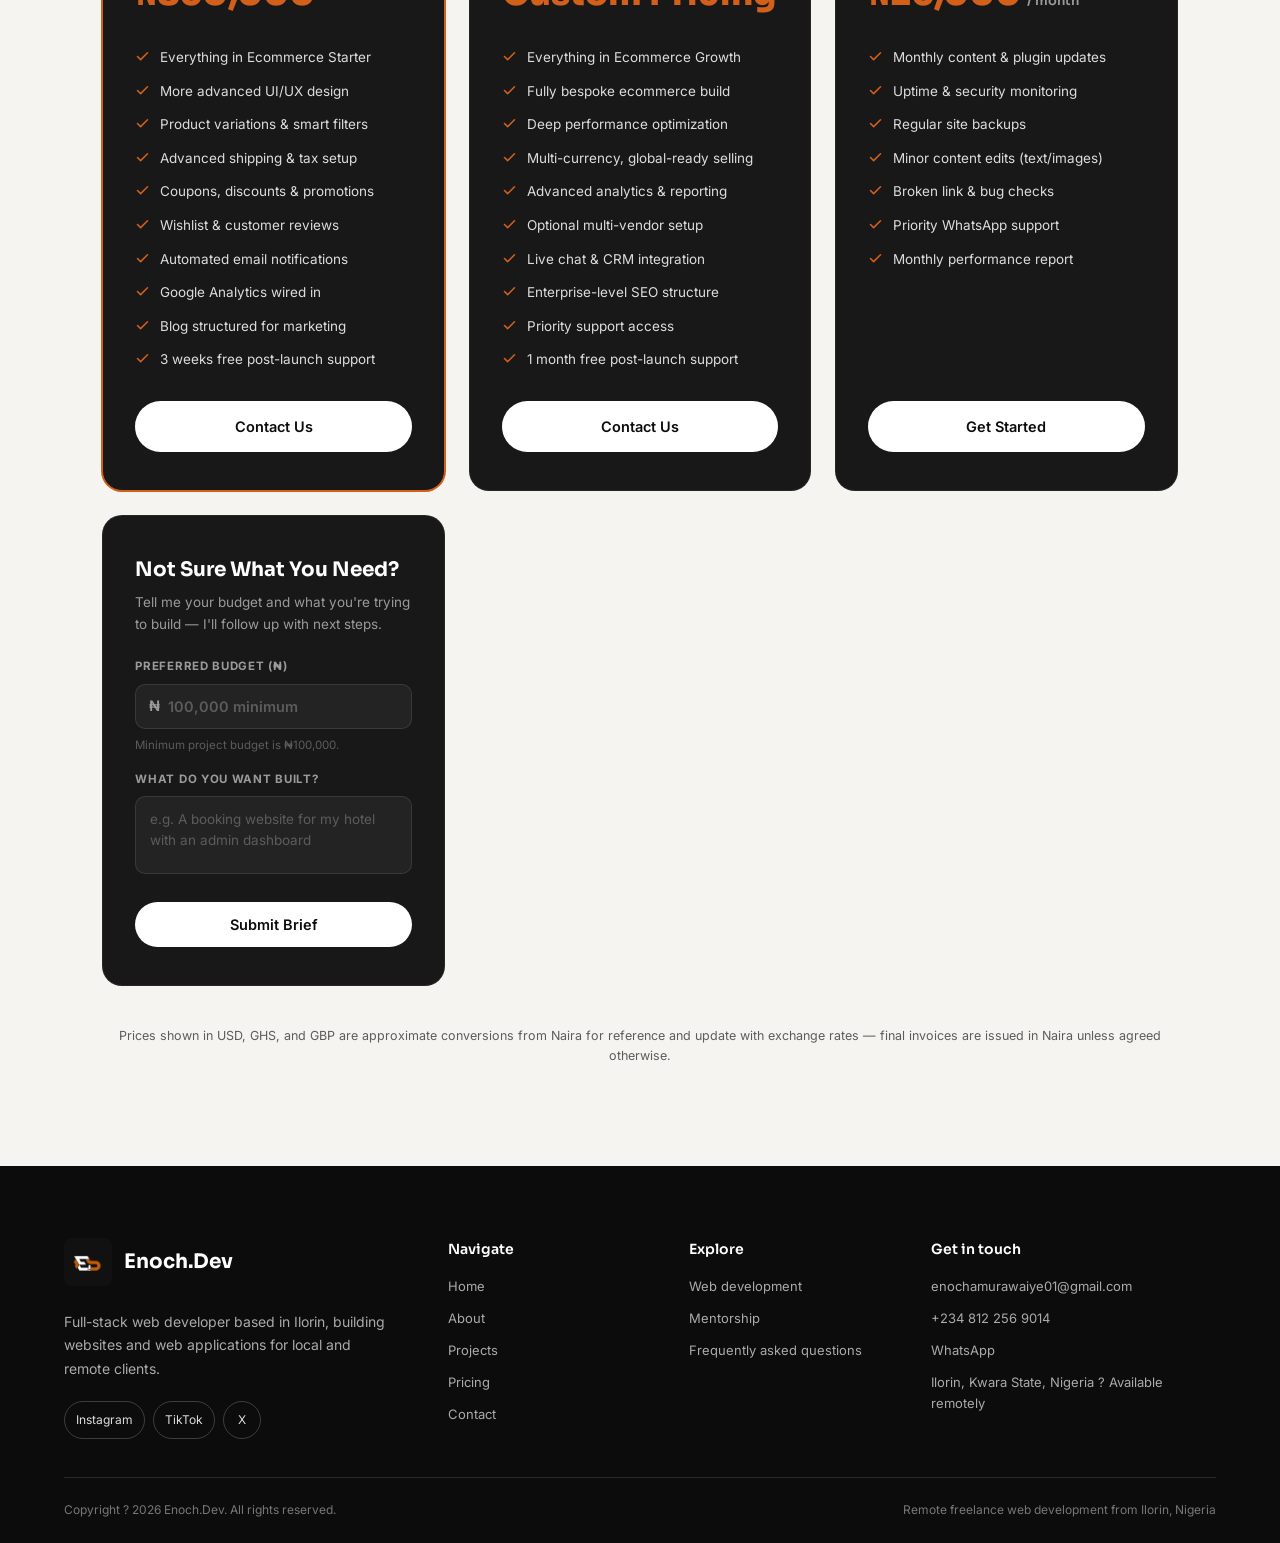
<file: pricing.html>
<!DOCTYPE html>
<html lang="en">

<head>
    <meta charset="UTF-8">
    <meta name="viewport" content="width=device-width, initial-scale=1.0">
  <link rel="icon" type="image/png" sizes="32x32" href="/favicon-32x32.png">
  <link rel="apple-touch-icon" href="/apple-touch-icon.png">
  <link rel="manifest" href="/manifest.webmanifest">
  <meta name="theme-color" content="#0c0c0c">
  <meta name="application-name" content="Enoch.Dev">
  <meta name="description"
    content="See website development packages from Enoch.Dev. Based in Ilorin, Kwara State, I work remotely with businesses and individuals across Nigeria and beyond.">
  <meta name="robots" content="index, follow, max-image-preview:large">
  <link rel="canonical" href="https://enochdev.com.ng/pricing.html">
  <meta property="og:type" content="website">
  <meta property="og:site_name" content="Enoch.Dev">
  <meta property="og:title" content="Web Development Pricing | Enoch.Dev">
  <meta property="og:description"
    content="See website development packages from Enoch.Dev. Based in Ilorin, Kwara State, I work remotely with businesses and individuals across Nigeria and beyond.">
  <meta property="og:url" content="https://enochdev.com.ng/pricing.html">
  <meta property="og:image" content="https://enochdev.com.ng/enoch.jpg">
  <meta property="og:image:alt" content="Portrait of Amurawaiye Enoch">
  <meta name="twitter:card" content="summary_large_image">
  <meta name="twitter:title" content="Web Development Pricing | Enoch.Dev">
  <meta name="twitter:description"
    content="See website development packages from Enoch.Dev. Based in Ilorin, Kwara State, I work remotely with businesses and individuals across Nigeria and beyond.">
  <meta name="twitter:image" content="https://enochdev.com.ng/enoch.jpg">
  <meta name="twitter:image:alt" content="Portrait of Amurawaiye Enoch">
  <title>Web Development Pricing | Enoch.Dev</title>
    <link rel="preconnect" href="https://fonts.googleapis.com">
    <link rel="preconnect" href="https://fonts.gstatic.com" crossorigin>
    <link
        href="https://fonts.googleapis.com/css2?family=Sora:wght@400;500;600;700;800&family=Inter:wght@400;500;600;700&display=swap"
        rel="stylesheet">
    <script type="application/ld+json">
        {
            "@context": "https://schema.org",
            "@type": "WebPage",
            "@id": "https://enochdev.com.ng/pricing.html#webpage",
            "url": "https://enochdev.com.ng/pricing.html",
            "name": "Web Development Pricing | Enoch.Dev",
            "description": "Website development packages from Enoch.Dev, based in Ilorin, Kwara State, Nigeria.",
            "isPartOf": {"@id": "https://enochdev.com.ng/#website"},
            "about": {"@id": "https://enochdev.com.ng/#person"}
        }
    </script>
    <style>
        :root {
            --black: #0c0c0c;
            --black-card: #181818;
            --black-soft: #232323;
            --white: #ffffff;
            --off-white: #f6f4f0;
            --orange: #D2601A;
            --orange-dark: #A34C14;
            --orange-light: #F0A868;
            --muted: #9a9a9a;
            --muted-dark: #5c5c5c;
            --font-display: 'Sora', sans-serif;
            --font-body: 'Inter', sans-serif;
            --radius: 14px;
            --ease: cubic-bezier(.16, .84, .44, 1);
        }

        * {
            margin: 0;
            padding: 0;
            box-sizing: border-box;
        }

        html {
            scroll-behavior: smooth;
        }

        body {
            font-family: var(--font-body);
            background: var(--off-white);
            color: var(--black);
            line-height: 1.6;
            overflow-x: hidden;
        }

        img {
            max-width: 100%;
            display: block;
        }

        a {
            text-decoration: none;
            color: inherit;
        }

        ul {
            list-style: none;
        }

        button {
            font-family: inherit;
            cursor: pointer;
            border: none;
        }

        .eyebrow {
            display: inline-block;
            font-size: 12.5px;
            font-weight: 700;
            letter-spacing: .14em;
            text-transform: uppercase;
            color: var(--orange);
            margin-bottom: 14px;
        }

        .section-title {
            font-family: var(--font-display);
            font-weight: 700;
            font-size: clamp(28px, 4.2vw, 44px);
            line-height: 1.15;
            letter-spacing: -0.01em;
        }

        .section {
            padding: 100px 8vw;
            position: relative;
        }

        .container {
            max-width: 1240px;
            margin: 0 auto;
        }

        .reveal {
            opacity: 0;
            transform: translateY(36px);
            transition: opacity .8s var(--ease), transform .8s var(--ease);
        }

        .reveal.in-view {
            opacity: 1;
            transform: translateY(0);
        }

        .reveal-stagger>* {
            opacity: 0;
            transform: translateY(30px);
            transition: opacity .7s var(--ease), transform .7s var(--ease);
        }

        .reveal-stagger.in-view>* {
            opacity: 1;
            transform: translateY(0);
        }

        .reveal-stagger.in-view>*:nth-child(1) {
            transition-delay: .02s;
        }

        .reveal-stagger.in-view>*:nth-child(2) {
            transition-delay: .08s;
        }

        .reveal-stagger.in-view>*:nth-child(3) {
            transition-delay: .14s;
        }

        .reveal-stagger.in-view>*:nth-child(4) {
            transition-delay: .2s;
        }

        .reveal-stagger.in-view>*:nth-child(5) {
            transition-delay: .26s;
        }

        .reveal-stagger.in-view>*:nth-child(6) {
            transition-delay: .32s;
        }

        .reveal-stagger.in-view>*:nth-child(7) {
            transition-delay: .38s;
        }

        .reveal-scale {
            opacity: 0;
            transform: scale(.94);
            transition: opacity .8s var(--ease), transform .8s var(--ease);
        }

        .reveal-scale.in-view {
            opacity: 1;
            transform: scale(1);
        }

        .btn {
            position: relative;
            overflow: hidden;
            isolation: isolate;
            display: inline-flex;
            align-items: center;
            gap: 8px;
            padding: 14px 28px;
            border-radius: 100px;
            font-weight: 600;
            font-size: 14.5px;
            transition: transform .35s var(--ease), box-shadow .35s var(--ease), background .3s, color .3s;
            white-space: nowrap;
        }

        .btn::before {
            content: '';
            position: absolute;
            top: 0;
            left: -60%;
            width: 40%;
            height: 100%;
            background: linear-gradient(115deg, transparent, rgba(255, 255, 255, .35), transparent);
            transform: skewX(-20deg);
            transition: left .6s var(--ease);
            z-index: 1;
            pointer-events: none;
        }

        .btn:hover::before {
            left: 130%;
        }

        .btn>* {
            position: relative;
            z-index: 2;
        }

        .btn-primary {
            background: var(--orange);
            color: var(--white);
        }

        .btn-primary:hover {
            background: var(--orange-dark);
            transform: translateY(-3px);
            box-shadow: 0 10px 24px -8px rgba(210, 96, 26, .55);
        }

        .btn-outline {
            background: transparent;
            border: 1.5px solid currentColor;
            color: inherit;
        }

        .btn-outline:hover {
            background: var(--orange);
            border-color: var(--orange);
            color: var(--white);
            transform: translateY(-3px);
        }

        .btn-white {
            background: var(--white);
            color: var(--black);
            width: 100%;
            justify-content: center;
        }

        .btn-white:hover {
            background: var(--orange);
            color: var(--white);
            transform: translateY(-3px);
        }

        /* ===== NAV (shared) ===== */
        #navbar {
            position: fixed;
            top: 0;
            left: 0;
            width: 100%;
            z-index: 1000;
            background: var(--black);
            padding: 16px 6vw;
            display: flex;
            align-items: center;
            justify-content: space-between;
            transition: padding .35s var(--ease), box-shadow .35s var(--ease);
        }

        #navbar.scrolled {
            padding: 10px 6vw;
            box-shadow: 0 8px 30px -12px rgba(0, 0, 0, .6);
        }

        .logo {
            display: flex;
            align-items: center;
            gap: 10px;
            font-family: var(--font-display);
            font-weight: 700;
            font-size: 20px;
            color: var(--white);
        }

        .logo-mark {
            width: 38px;
            height: 38px;
            border-radius: 9px;
            background: linear-gradient(145deg, var(--orange), var(--orange-dark));
            display: flex;
            align-items: center;
            justify-content: center;
            font-family: var(--font-display);
            font-weight: 800;
            font-size: 18px;
            color: var(--white);
            flex-shrink: 0;
            transition: transform .5s var(--ease), box-shadow .5s var(--ease);
        }

        .logo:hover .logo-mark {
            transform: rotate(-8deg) scale(1.08);
            box-shadow: 0 8px 20px -6px rgba(210, 96, 26, .6);
        }

        .logo .accent {
            color: var(--orange);
        }

        /* Glowing logo wrapper */
        .logo-wrap {
            width: 78px;
            height: 78px;
            border-radius: 9px;
            flex-shrink: 0;
            cursor: pointer;
            transition: box-shadow .35s var(--ease), transform .35s var(--ease);
        }

        .logo-wrap img {
            width: 100%;
            height: 100%;
            border-radius: 9px;
            object-fit: cover;
        }

        .logo-wrap:hover {
            box-shadow:
                0 0 4px var(--orange),
                0 0 10px var(--orange-light);
            transform: scale(1.03);
        }

        .nav-links {
            display: flex;
            align-items: center;
            gap: 28px;
        }

        .nav-links a {
            color: var(--white);
            font-size: 14.5px;
            font-weight: 500;
            position: relative;
            padding: 4px 0;
            transition: color .3s;
        }

        .nav-links a::after {
            content: '';
            position: absolute;
            left: 0;
            bottom: -2px;
            width: 0;
            height: 1.5px;
            background: var(--orange);
            transition: width .35s var(--ease);
        }

        .nav-links a:hover,
        .nav-links a.active {
            color: var(--orange);
        }

        .nav-links a:hover::after,
        .nav-links a.active::after {
            width: 100%;
        }

        .nav-cta-wrap {
            display: flex;
            align-items: center;
            gap: 22px;
        }

        .nav-burger {
            display: none;
            flex-direction: column;
            gap: 5px;
            background: none;
            padding: 6px;
        }

        .nav-burger span {
            width: 24px;
            height: 2px;
            background: var(--white);
            border-radius: 2px;
            transition: .3s;
        }

        .nav-burger.open span:nth-child(1) {
            transform: translateY(7px) rotate(45deg);
        }

        .nav-burger.open span:nth-child(2) {
            opacity: 0;
        }

        .nav-burger.open span:nth-child(3) {
            transform: translateY(-7px) rotate(-45deg);
        }

        /* ===== PRICING HERO ===== */
        #pricing-hero {
            background: var(--black);
            color: var(--white);
            padding: 170px 8vw 90px;
            text-align: center;
            position: relative;
            overflow: hidden;
        }

        #pricing-hero::before {
            content: '';
            position: absolute;
            top: -20%;
            left: 50%;
            transform: translateX(-50%);
            width: 700px;
            height: 700px;
            background: radial-gradient(circle, rgba(210, 96, 26, .24), transparent 70%);
            border-radius: 50%;
            animation: float1 9s ease-in-out infinite;
        }

        @keyframes float1 {

            0%,
            100% {
                transform: translate(-50%, 0);
            }

            50% {
                transform: translate(-52%, 30px);
            }
        }

        .ph-eyebrow {
            display: inline-flex;
            align-items: center;
            gap: 8px;
            border: 1px solid rgba(255, 255, 255, .18);
            padding: 8px 16px;
            border-radius: 100px;
            font-size: 12.5px;
            font-weight: 600;
            letter-spacing: .06em;
            color: var(--orange-light);
            margin-bottom: 26px;
            position: relative;
            z-index: 1;
        }

        .ph-eyebrow .dot {
            width: 7px;
            height: 7px;
            border-radius: 50%;
            background: var(--orange);
            animation: pulse 1.8s infinite;
        }

        @keyframes pulse {

            0%,
            100% {
                opacity: 1;
            }

            50% {
                opacity: .3;
            }
        }

        #pricing-hero h1 {
            font-family: var(--font-display);
            font-weight: 800;
            font-size: clamp(32px, 5vw, 54px);
            line-height: 1.12;
            letter-spacing: -0.02em;
            max-width: 760px;
            margin: 0 auto;
            position: relative;
            z-index: 1;
        }

        #pricing-hero h1 .accent {
            font-style: italic;
            background: linear-gradient(90deg, var(--orange), var(--orange-light), var(--orange));
            background-size: 200% auto;
            -webkit-background-clip: text;
            background-clip: text;
            color: transparent;
            animation: shimmer 4s linear infinite;
        }

        @keyframes shimmer {
            0% {
                background-position: 0% 50%;
            }

            100% {
                background-position: 200% 50%;
            }
        }

        .ph-sub {
            margin-top: 20px;
            font-size: 16px;
            color: var(--muted);
            max-width: 560px;
            margin-left: auto;
            margin-right: auto;
            position: relative;
            z-index: 1;
        }

        /* ===== CURRENCY TOGGLE ===== */
        .currency-toggle-wrap {
            display: flex;
            justify-content: center;
            margin-top: 38px;
            position: relative;
            z-index: 1;
        }

        .currency-toggle {
            display: inline-flex;
            gap: 4px;
            background: rgba(255, 255, 255, .06);
            border: 1px solid rgba(255, 255, 255, .14);
            padding: 6px;
            border-radius: 100px;
            backdrop-filter: blur(6px);
        }

        .curr-btn {
            padding: 10px 20px;
            border-radius: 100px;
            font-size: 13.5px;
            font-weight: 700;
            color: var(--muted);
            background: transparent;
            transition: background .35s var(--ease), color .35s var(--ease), transform .3s;
        }

        .curr-btn.active {
            background: var(--orange);
            color: var(--white);
            transform: translateY(-1px);
        }

        .curr-btn:not(.active):hover {
            color: var(--white);
        }

        /* ===== PRICING GRID ===== */
        #pricing-grid {
            background: var(--off-white);
        }

        .pg-grid {
            display: grid;
            grid-template-columns: repeat(3, 1fr);
            gap: 24px;
        }

        .price-card {
            background: var(--black-card);
            border-radius: 20px;
            padding: 38px 32px;
            color: var(--white);
            border: 1px solid rgba(255, 255, 255, .06);
            position: relative;
            overflow: hidden;
            display: flex;
            flex-direction: column;
            transition: transform .45s var(--ease), box-shadow .45s var(--ease), border-color .45s;
        }

        .price-card:hover {
            transform: translateY(-8px);
            box-shadow: 0 26px 46px -20px rgba(0, 0, 0, .5);
        }

        .price-card.popular {
            border-color: var(--orange);
            box-shadow: 0 0 0 1px var(--orange);
        }

        .badge-popular {
            position: absolute;
            top: 22px;
            right: -34px;
            background: var(--orange);
            color: var(--white);
            font-size: 11px;
            font-weight: 800;
            letter-spacing: .06em;
            text-transform: uppercase;
            padding: 6px 40px;
            transform: rotate(40deg);
        }

        .price-tier {
            font-family: var(--font-display);
            font-size: 20px;
            font-weight: 700;
            margin-bottom: 6px;
        }

        .price-tagline {
            font-size: 13.5px;
            color: var(--muted);
            margin-bottom: 24px;
            min-height: 40px;
        }

        .price-amount {
            font-family: var(--font-display);
            font-weight: 800;
            font-size: 34px;
            color: var(--orange);
            margin-bottom: 26px;
            display: flex;
            align-items: baseline;
            gap: 6px;
        }

        .price-amount .suffix {
            font-size: 13px;
            font-weight: 600;
            color: var(--muted);
        }

        .price-features {
            display: flex;
            flex-direction: column;
            gap: 12px;
            margin-bottom: 30px;
            flex-grow: 1;
        }

        .price-features li {
            display: flex;
            align-items: flex-start;
            gap: 10px;
            font-size: 13.5px;
            color: rgba(255, 255, 255, .85);
        }

        .price-features li svg {
            width: 15px;
            height: 15px;
            stroke: var(--orange);
            flex-shrink: 0;
            margin-top: 2px;
        }

        /* ===== CUSTOM BUDGET CARD ===== */
        .budget-price-card .price-tagline {
            min-height: 0;
            margin-bottom: 22px;
        }

        .budget-form {
            display: flex;
            flex-direction: column;
            gap: 16px;
            flex-grow: 1;
        }

        .budget-field label {
            display: block;
            font-size: 11.5px;
            font-weight: 700;
            letter-spacing: .06em;
            text-transform: uppercase;
            color: var(--muted);
            margin-bottom: 8px;
        }

        .budget-input-wrap {
            position: relative;
        }

        .budget-input-wrap .currency {
            position: absolute;
            left: 14px;
            top: 50%;
            transform: translateY(-50%);
            font-size: 14.5px;
            font-weight: 600;
            color: var(--muted);
            pointer-events: none;
            transition: color .3s;
        }

        .budget-field input[type="number"] {
            width: 100%;
            background: var(--black-soft);
            border: 1.5px solid rgba(255, 255, 255, .1);
            border-radius: 10px;
            padding: 13px 14px 13px 32px;
            font-family: inherit;
            font-size: 14.5px;
            font-weight: 600;
            color: var(--white);
            transition: border-color .3s var(--ease), box-shadow .3s var(--ease);
            -moz-appearance: textfield;
        }

        .budget-field input[type="number"]::-webkit-outer-spin-button,
        .budget-field input[type="number"]::-webkit-inner-spin-button {
            -webkit-appearance: none;
            margin: 0;
        }

        .budget-field input::placeholder,
        .budget-field textarea::placeholder {
            color: var(--muted-dark);
        }

        .budget-field input:focus,
        .budget-field textarea:focus {
            outline: none;
            border-color: var(--orange);
            box-shadow: 0 0 0 3px rgba(210, 96, 26, .18);
        }

        .budget-field input:focus~.currency {
            color: var(--orange-light);
        }

        .budget-field textarea {
            width: 100%;
            resize: none;
            min-height: 78px;
            background: var(--black-soft);
            border: 1.5px solid rgba(255, 255, 255, .1);
            border-radius: 10px;
            padding: 12px 14px;
            font-family: inherit;
            font-size: 13.5px;
            color: var(--white);
            line-height: 1.55;
            transition: border-color .3s var(--ease), box-shadow .3s var(--ease);
        }

        .budget-hint {
            font-size: 11.5px;
            color: var(--muted-dark);
            margin-top: 7px;
            transition: color .25s;
        }

        .budget-field.error input,
        .budget-field.error textarea {
            border-color: #d24b4b;
        }

        .budget-field.error .budget-hint {
            color: #e37878;
        }

        .budget-form .btn-white {
            margin-top: 4px;
        }

        .whatsapp-status {
            color: var(--muted);
            font-size: 12px;
            margin-top: 8px;
        }

        .whatsapp-status:empty {
            display: none;
        }

        .whatsapp-status a {
            color: var(--orange-light);
            text-decoration: underline;
        }

        .budget-hint:empty {
            display: none;
        }

        @media (max-width:900px) {
            .nav-links {
                position: fixed;
                top: 64px;
                left: 0;
                width: 100%;
                background: var(--black);
                flex-direction: column;
                padding: 20px 8vw 30px;
                gap: 20px;
                transform: translateY(-130%);
                opacity: 0;
                transition: transform .4s var(--ease), opacity .4s;
            }

            .nav-links.open {
                transform: translateY(0);
                opacity: 1;
            }

            .nav-burger {
                display: flex;
            }

            .nav-cta-wrap .btn-primary {
                padding: 10px 18px;
                font-size: 13px;
            }

            .logo-wrap {
                width: 52px;
                height: 52px;
            }

            .pg-grid {
                grid-template-columns: 1fr;
            }

            .currency-toggle {
                flex-wrap: wrap;
                justify-content: center;
            }

            .section {
                padding: 80px 6vw;
            }

            .reveal,
            .reveal-stagger>*,
            .reveal-scale {
                opacity: 1 !important;
                transform: none !important;
                transition: none !important;
            }
        }

        /* ===== FOOTER (shared) ===== */
        footer {
            background: var(--black);
            color: var(--white);
            padding: 70px 8vw 26px;
        }

        .footer-grid {
            display: grid;
            grid-template-columns: 1.4fr 1fr 1fr 1.2fr;
            gap: 50px;
            padding-bottom: 50px;
            border-bottom: 1px solid rgba(255, 255, 255, .08);
        }

        .footer-brand p {
            font-size: 14px;
            color: var(--muted);
            margin: 16px 0 20px;
            max-width: 280px;
        }

        .footer-social {
            display: flex;
            gap: 12px;
            flex-wrap: wrap;
        }

        .footer-social a {
            width: 38px;
            height: 38px;
            border-radius: 50%;
            border: 1px solid rgba(255, 255, 255, .15);
            display: flex;
            align-items: center;
            justify-content: center;
            transition: .3s;
        }

        .footer-social a:hover {
            background: var(--orange);
            border-color: var(--orange);
            transform: translateY(-3px);
        }

        .footer-social svg {
            width: 16px;
            height: 16px;
            stroke: var(--white);
        }

        .footer-col h5 {
            font-family: var(--font-display);
            font-size: 14px;
            font-weight: 600;
            margin-bottom: 18px;
            color: var(--white);
        }

        .footer-col ul li {
            margin-bottom: 12px;
        }

        .footer-col ul li a {
            font-size: 14px;
            color: var(--muted);
            transition: color .3s;
        }

        .footer-col ul li a:hover {
            color: var(--orange);
        }

        .footer-bottom {
            display: flex;
            justify-content: space-between;
            align-items: center;
            padding-top: 26px;
            font-size: 13px;
            color: var(--muted-dark);
            flex-wrap: wrap;
            gap: 10px;
        }

        .footer-bottom a {
            color: var(--muted-dark);
        }

        .footer-bottom a:hover {
            color: var(--orange);
        }

        @media (max-width:900px) {
            .footer-grid {
                grid-template-columns: 1fr 1fr;
            }
        }

        @media (max-width:560px) {
            .footer-grid {
                grid-template-columns: 1fr;
            }
        }
    </style>
    <link rel="stylesheet" href="/shared-layout.css">
</head>

<body>

    <!-- ===== NAVBAR ===== -->
    <nav id="navbar" aria-label="Main navigation">
    <a href="index.html#home" class="logo-wrap" aria-label="Enoch.Dev home" title="Enoch.Dev">
        <img src="/logo.webp" alt="" width="3264" height="3264" decoding="async">
    </a>
    <ul class="nav-links" id="navLinks">
        <li><a href="index.html#home">Home</a></li>
        <li><a href="index.html#services">Services</a></li>
        <li><a href="about.html">About</a></li>
        <li><a href="work.html">Projects</a></li>
        <li><a href="index.html#mentorship">Mentorship</a></li>
        <li><a href="index.html#faq">FAQ</a></li>
        <li><a href="pricing.html" class="active" aria-current="page">Pricing</a></li>
        <li><a href="contact.html">Contact</a></li>
    </ul>
    <div class="nav-cta-wrap">
        <a href="contact.html" class="btn btn-primary">Let's Talk</a>
        <button class="nav-burger" id="burger" type="button" aria-label="Toggle navigation" aria-controls="navLinks" aria-expanded="false"><span></span><span></span><span></span></button>
    </div>
</nav>

    <!-- ===== PRICING HERO ===== -->
    <section id="pricing-hero">
        <div class="ph-eyebrow"><span class="dot"></span> Pricing</div>
        <h1>Website development packages for your <span class="accent">next step.</span></h1>
        <p class="ph-sub">See what's included in each website package. I’m based in Ilorin, Kwara State, and work
            remotely with businesses and individuals across Nigeria and beyond.</p>

        <div class="currency-toggle-wrap">
            <div class="currency-toggle" id="currencyToggle">
                <button class="curr-btn active" data-currency="NGN">₦ NGN</button>
                <button class="curr-btn" data-currency="USD">$ USD</button>
                <button class="curr-btn" data-currency="GHS">₵ GHS</button>
                <button class="curr-btn" data-currency="GBP">£ GBP</button>
            </div>
        </div>
    </section>

    <!-- ===== PRICING GRID ===== -->
    <section id="pricing-grid" class="section">
        <div class="container">
            <div class="pg-grid reveal-stagger">

                <!-- Personal Brand Starter -->
                <div class="price-card">
                    <div class="price-tier">Personal Brand Starter</div>
                    <div class="price-tagline">Ideal for creatives, freelancers, and solo professionals who need a clean
                        single presence online.</div>
                    <div class="price-amount"><span class="price-value" data-ngn="180000">₦180,000</span></div>
                    <ul class="price-features">
                        <li><svg viewBox="0 0 24 24" fill="none" stroke-width="2.5" stroke-linecap="round"
                                stroke-linejoin="round">
                                <polyline points="20 6 9 17 4 12" />
                            </svg>1–3 page website</li>
                        <li><svg viewBox="0 0 24 24" fill="none" stroke-width="2.5" stroke-linecap="round"
                                stroke-linejoin="round">
                                <polyline points="20 6 9 17 4 12" />
                            </svg>Fully responsive design</li>
                        <li><svg viewBox="0 0 24 24" fill="none" stroke-width="2.5" stroke-linecap="round"
                                stroke-linejoin="round">
                                <polyline points="20 6 9 17 4 12" />
                            </svg>Clean, simple brand styling</li>
                        <li><svg viewBox="0 0 24 24" fill="none" stroke-width="2.5" stroke-linecap="round"
                                stroke-linejoin="round">
                                <polyline points="20 6 9 17 4 12" />
                            </svg>Contact form built in</li>
                        <li><svg viewBox="0 0 24 24" fill="none" stroke-width="2.5" stroke-linecap="round"
                                stroke-linejoin="round">
                                <polyline points="20 6 9 17 4 12" />
                            </svg>Social media links</li>
                        <li><svg viewBox="0 0 24 24" fill="none" stroke-width="2.5" stroke-linecap="round"
                                stroke-linejoin="round">
                                <polyline points="20 6 9 17 4 12" />
                            </svg>Basic on-page SEO</li>
                        <li><svg viewBox="0 0 24 24" fill="none" stroke-width="2.5" stroke-linecap="round"
                                stroke-linejoin="round">
                                <polyline points="20 6 9 17 4 12" />
                            </svg>Free SSL certificate</li>
                        <li><svg viewBox="0 0 24 24" fill="none" stroke-width="2.5" stroke-linecap="round"
                                stroke-linejoin="round">
                                <polyline points="20 6 9 17 4 12" />
                            </svg>5 days free post-launch support</li>
                    </ul>
                    <a href="https://wa.me/2348122569014" class="btn btn-white">Get Started</a>
                </div>

                <!-- Corporate Business Website -->
                <div class="price-card">
                    <div class="price-tier">Corporate Business Website</div>
                    <div class="price-tagline">Best suited to companies, professionals, and service-based businesses.
                    </div>
                    <div class="price-amount"><span class="price-value" data-ngn="420000">₦420,000</span></div>
                    <ul class="price-features">
                        <li><svg viewBox="0 0 24 24" fill="none" stroke-width="2.5" stroke-linecap="round"
                                stroke-linejoin="round">
                                <polyline points="20 6 9 17 4 12" />
                            </svg>Up to 5 pages of content</li>
                        <li><svg viewBox="0 0 24 24" fill="none" stroke-width="2.5" stroke-linecap="round"
                                stroke-linejoin="round">
                                <polyline points="20 6 9 17 4 12" />
                            </svg>Fully responsive, mobile-first build</li>
                        <li><svg viewBox="0 0 24 24" fill="none" stroke-width="2.5" stroke-linecap="round"
                                stroke-linejoin="round">
                                <polyline points="20 6 9 17 4 12" />
                            </svg>Styling built around your brand</li>
                        <li><svg viewBox="0 0 24 24" fill="none" stroke-width="2.5" stroke-linecap="round"
                                stroke-linejoin="round">
                                <polyline points="20 6 9 17 4 12" />
                            </svg>Contact & inquiry forms</li>
                        <li><svg viewBox="0 0 24 24" fill="none" stroke-width="2.5" stroke-linecap="round"
                                stroke-linejoin="round">
                                <polyline points="20 6 9 17 4 12" />
                            </svg>Optional blog setup</li>
                        <li><svg viewBox="0 0 24 24" fill="none" stroke-width="2.5" stroke-linecap="round"
                                stroke-linejoin="round">
                                <polyline points="20 6 9 17 4 12" />
                            </svg>Google Maps & social integration</li>
                        <li><svg viewBox="0 0 24 24" fill="none" stroke-width="2.5" stroke-linecap="round"
                                stroke-linejoin="round">
                                <polyline points="20 6 9 17 4 12" />
                            </svg>Foundational SEO setup</li>
                        <li><svg viewBox="0 0 24 24" fill="none" stroke-width="2.5" stroke-linecap="round"
                                stroke-linejoin="round">
                                <polyline points="20 6 9 17 4 12" />
                            </svg>Free SSL & speed optimization</li>
                        <li><svg viewBox="0 0 24 24" fill="none" stroke-width="2.5" stroke-linecap="round"
                                stroke-linejoin="round">
                                <polyline points="20 6 9 17 4 12" />
                            </svg>7 days free post-launch support</li>
                    </ul>
                    <a href="https://wa.me/2348122569014" class="btn btn-white">Get Started</a>
                </div>

                <!-- Ecommerce Starter -->
                <div class="price-card">
                    <div class="price-tier">Ecommerce Starter</div>
                    <div class="price-tagline">Best for new online stores and small businesses just starting to sell
                        online.</div>
                    <div class="price-amount"><span class="price-value" data-ngn="550000">₦550,000</span></div>
                    <ul class="price-features">
                        <li><svg viewBox="0 0 24 24" fill="none" stroke-width="2.5" stroke-linecap="round"
                                stroke-linejoin="round">
                                <polyline points="20 6 9 17 4 12" />
                            </svg>Complete online store build</li>
                        <li><svg viewBox="0 0 24 24" fill="none" stroke-width="2.5" stroke-linecap="round"
                                stroke-linejoin="round">
                                <polyline points="20 6 9 17 4 12" />
                            </svg>WooCommerce set up & configured</li>
                        <li><svg viewBox="0 0 24 24" fill="none" stroke-width="2.5" stroke-linecap="round"
                                stroke-linejoin="round">
                                <polyline points="20 6 9 17 4 12" />
                            </svg>No limit on product listings</li>
                        <li><svg viewBox="0 0 24 24" fill="none" stroke-width="2.5" stroke-linecap="round"
                                stroke-linejoin="round">
                                <polyline points="20 6 9 17 4 12" />
                            </svg>Secure shopping cart & checkout</li>
                        <li><svg viewBox="0 0 24 24" fill="none" stroke-width="2.5" stroke-linecap="round"
                                stroke-linejoin="round">
                                <polyline points="20 6 9 17 4 12" />
                            </svg>Payment gateway integration</li>
                        <li><svg viewBox="0 0 24 24" fill="none" stroke-width="2.5" stroke-linecap="round"
                                stroke-linejoin="round">
                                <polyline points="20 6 9 17 4 12" />
                            </svg>Order & customer management</li>
                        <li><svg viewBox="0 0 24 24" fill="none" stroke-width="2.5" stroke-linecap="round"
                                stroke-linejoin="round">
                                <polyline points="20 6 9 17 4 12" />
                            </svg>Light store design customization</li>
                        <li><svg viewBox="0 0 24 24" fill="none" stroke-width="2.5" stroke-linecap="round"
                                stroke-linejoin="round">
                                <polyline points="20 6 9 17 4 12" />
                            </svg>Inventory tracking included</li>
                        <li><svg viewBox="0 0 24 24" fill="none" stroke-width="2.5" stroke-linecap="round"
                                stroke-linejoin="round">
                                <polyline points="20 6 9 17 4 12" />
                            </svg>Basic store walkthrough & training</li>
                        <li><svg viewBox="0 0 24 24" fill="none" stroke-width="2.5" stroke-linecap="round"
                                stroke-linejoin="round">
                                <polyline points="20 6 9 17 4 12" />
                            </svg>14 days free post-launch support</li>
                    </ul>
                    <a href="https://wa.me/2348122569014" class="btn btn-white">Get Started</a>
                </div>

                <!-- Ecommerce Growth (Popular) -->
                <div class="price-card popular">
                    <span class="badge-popular">Most Popular</span>
                    <div class="price-tier">Ecommerce Growth</div>
                    <div class="price-tagline">Ideal for growing businesses ready to scale their store.</div>
                    <div class="price-amount"><span class="price-value" data-ngn="850000">₦850,000</span></div>
                    <ul class="price-features">
                        <li><svg viewBox="0 0 24 24" fill="none" stroke-width="2.5" stroke-linecap="round"
                                stroke-linejoin="round">
                                <polyline points="20 6 9 17 4 12" />
                            </svg>Everything in Ecommerce Starter</li>
                        <li><svg viewBox="0 0 24 24" fill="none" stroke-width="2.5" stroke-linecap="round"
                                stroke-linejoin="round">
                                <polyline points="20 6 9 17 4 12" />
                            </svg>More advanced UI/UX design</li>
                        <li><svg viewBox="0 0 24 24" fill="none" stroke-width="2.5" stroke-linecap="round"
                                stroke-linejoin="round">
                                <polyline points="20 6 9 17 4 12" />
                            </svg>Product variations & smart filters</li>
                        <li><svg viewBox="0 0 24 24" fill="none" stroke-width="2.5" stroke-linecap="round"
                                stroke-linejoin="round">
                                <polyline points="20 6 9 17 4 12" />
                            </svg>Advanced shipping & tax setup</li>
                        <li><svg viewBox="0 0 24 24" fill="none" stroke-width="2.5" stroke-linecap="round"
                                stroke-linejoin="round">
                                <polyline points="20 6 9 17 4 12" />
                            </svg>Coupons, discounts & promotions</li>
                        <li><svg viewBox="0 0 24 24" fill="none" stroke-width="2.5" stroke-linecap="round"
                                stroke-linejoin="round">
                                <polyline points="20 6 9 17 4 12" />
                            </svg>Wishlist & customer reviews</li>
                        <li><svg viewBox="0 0 24 24" fill="none" stroke-width="2.5" stroke-linecap="round"
                                stroke-linejoin="round">
                                <polyline points="20 6 9 17 4 12" />
                            </svg>Automated email notifications</li>
                        <li><svg viewBox="0 0 24 24" fill="none" stroke-width="2.5" stroke-linecap="round"
                                stroke-linejoin="round">
                                <polyline points="20 6 9 17 4 12" />
                            </svg>Google Analytics wired in</li>
                        <li><svg viewBox="0 0 24 24" fill="none" stroke-width="2.5" stroke-linecap="round"
                                stroke-linejoin="round">
                                <polyline points="20 6 9 17 4 12" />
                            </svg>Blog structured for marketing</li>
                        <li><svg viewBox="0 0 24 24" fill="none" stroke-width="2.5" stroke-linecap="round"
                                stroke-linejoin="round">
                                <polyline points="20 6 9 17 4 12" />
                            </svg>3 weeks free post-launch support</li>
                    </ul>
                    <a href="https://wa.me/2348122569014" class="btn btn-white">Contact Us</a>
                </div>

                <!-- Premium Ecommerce (Custom) -->
                <div class="price-card">
                    <div class="price-tier">Premium Ecommerce</div>
                    <div class="price-tagline">For established brands, startups, and large-scale ecommerce platforms.
                    </div>
                    <div class="price-amount custom-price">Custom Pricing</div>
                    <ul class="price-features">
                        <li><svg viewBox="0 0 24 24" fill="none" stroke-width="2.5" stroke-linecap="round"
                                stroke-linejoin="round">
                                <polyline points="20 6 9 17 4 12" />
                            </svg>Everything in Ecommerce Growth</li>
                        <li><svg viewBox="0 0 24 24" fill="none" stroke-width="2.5" stroke-linecap="round"
                                stroke-linejoin="round">
                                <polyline points="20 6 9 17 4 12" />
                            </svg>Fully bespoke ecommerce build</li>
                        <li><svg viewBox="0 0 24 24" fill="none" stroke-width="2.5" stroke-linecap="round"
                                stroke-linejoin="round">
                                <polyline points="20 6 9 17 4 12" />
                            </svg>Deep performance optimization</li>
                        <li><svg viewBox="0 0 24 24" fill="none" stroke-width="2.5" stroke-linecap="round"
                                stroke-linejoin="round">
                                <polyline points="20 6 9 17 4 12" />
                            </svg>Multi-currency, global-ready selling</li>
                        <li><svg viewBox="0 0 24 24" fill="none" stroke-width="2.5" stroke-linecap="round"
                                stroke-linejoin="round">
                                <polyline points="20 6 9 17 4 12" />
                            </svg>Advanced analytics & reporting</li>
                        <li><svg viewBox="0 0 24 24" fill="none" stroke-width="2.5" stroke-linecap="round"
                                stroke-linejoin="round">
                                <polyline points="20 6 9 17 4 12" />
                            </svg>Optional multi-vendor setup</li>
                        <li><svg viewBox="0 0 24 24" fill="none" stroke-width="2.5" stroke-linecap="round"
                                stroke-linejoin="round">
                                <polyline points="20 6 9 17 4 12" />
                            </svg>Live chat & CRM integration</li>
                        <li><svg viewBox="0 0 24 24" fill="none" stroke-width="2.5" stroke-linecap="round"
                                stroke-linejoin="round">
                                <polyline points="20 6 9 17 4 12" />
                            </svg>Enterprise-level SEO structure</li>
                        <li><svg viewBox="0 0 24 24" fill="none" stroke-width="2.5" stroke-linecap="round"
                                stroke-linejoin="round">
                                <polyline points="20 6 9 17 4 12" />
                            </svg>Priority support access</li>
                        <li><svg viewBox="0 0 24 24" fill="none" stroke-width="2.5" stroke-linecap="round"
                                stroke-linejoin="round">
                                <polyline points="20 6 9 17 4 12" />
                            </svg>1 month free post-launch support</li>
                    </ul>
                    <a href="https://wa.me/2348122569014" class="btn btn-white">Contact Us</a>
                </div>

                <!-- Website Care Plan -->
                <div class="price-card">
                    <div class="price-tier">Website Care Plan</div>
                    <div class="price-tagline">Keep your site fast, secure, and up to date long after launch.</div>
                    <div class="price-amount"><span class="price-value" data-ngn="25000">₦25,000</span><span
                            class="suffix">/ month</span></div>
                    <ul class="price-features">
                        <li><svg viewBox="0 0 24 24" fill="none" stroke-width="2.5" stroke-linecap="round"
                                stroke-linejoin="round">
                                <polyline points="20 6 9 17 4 12" />
                            </svg>Monthly content & plugin updates</li>
                        <li><svg viewBox="0 0 24 24" fill="none" stroke-width="2.5" stroke-linecap="round"
                                stroke-linejoin="round">
                                <polyline points="20 6 9 17 4 12" />
                            </svg>Uptime & security monitoring</li>
                        <li><svg viewBox="0 0 24 24" fill="none" stroke-width="2.5" stroke-linecap="round"
                                stroke-linejoin="round">
                                <polyline points="20 6 9 17 4 12" />
                            </svg>Regular site backups</li>
                        <li><svg viewBox="0 0 24 24" fill="none" stroke-width="2.5" stroke-linecap="round"
                                stroke-linejoin="round">
                                <polyline points="20 6 9 17 4 12" />
                            </svg>Minor content edits (text/images)</li>
                        <li><svg viewBox="0 0 24 24" fill="none" stroke-width="2.5" stroke-linecap="round"
                                stroke-linejoin="round">
                                <polyline points="20 6 9 17 4 12" />
                            </svg>Broken link & bug checks</li>
                        <li><svg viewBox="0 0 24 24" fill="none" stroke-width="2.5" stroke-linecap="round"
                                stroke-linejoin="round">
                                <polyline points="20 6 9 17 4 12" />
                            </svg>Priority WhatsApp support</li>
                        <li><svg viewBox="0 0 24 24" fill="none" stroke-width="2.5" stroke-linecap="round"
                                stroke-linejoin="round">
                                <polyline points="20 6 9 17 4 12" />
                            </svg>Monthly performance report</li>
                    </ul>
                    <a href="https://wa.me/2348122569014" class="btn btn-white">Get Started</a>
                </div>

                <!-- Custom Budget / Brief -->
                <div class="price-card budget-price-card">
                    <div class="price-tier">Not Sure What You Need?</div>
                    <div class="price-tagline">Tell me your budget and what you're trying to build — I'll follow up
                        with next steps.</div>

                    <form class="budget-form" id="budgetForm" novalidate>
                        <div class="budget-field" id="budgetField">
                            <label for="budgetInput">Preferred Budget (₦)</label>
                            <div class="budget-input-wrap">
                                <span class="currency">₦</span>
                                <input type="number" id="budgetInput" name="budget" placeholder="100,000 minimum"
                                    min="100000" step="1000" inputmode="numeric" required>
                            </div>
                            <div class="budget-hint" id="budgetHint">Minimum project budget is ₦100,000.</div>
                        </div>

                        <div class="budget-field">
                            <label for="budgetDetails">What do you want built?</label>
                            <textarea id="budgetDetails" name="details"
                                placeholder="e.g. A booking website for my hotel with an admin dashboard"
                                required></textarea>
                            <div class="budget-hint" id="budgetDetailsHint"></div>
                        </div>

                        <button type="submit" class="btn btn-white">Submit Brief</button>
                        <p class="whatsapp-status" id="budgetStatus" role="status" aria-live="polite"></p>
                    </form>
                </div>

            </div>

            <p class="reveal" style="text-align:center;margin-top:40px;font-size:12.5px;color:var(--muted-dark);">
                Prices shown in USD, GHS, and GBP are approximate conversions from Naira for reference and update with
                exchange rates — final invoices are issued in Naira unless agreed otherwise.
            </p>
        </div>
    </section>

    <!-- ===== FOOTER ===== -->
    <footer>
    <div class="footer-grid">
        <div class="footer-brand">
            <a href="index.html#home" class="footer-brand-logo" aria-label="Enoch.Dev home">
                <img src="/logo.webp" alt="" width="3264" height="3264" loading="lazy" decoding="async">
                <span>Enoch.Dev</span>
            </a>
            <p>Full-stack web developer based in Ilorin, building websites and web applications for local and remote clients.</p>
            <div class="footer-social" aria-label="Social profiles">
                <a href="https://www.instagram.com/enochamurawaiye/" target="_blank" rel="noopener noreferrer">Instagram</a>
                <a href="https://www.tiktok.com/@enocholuwaseun123" target="_blank" rel="noopener noreferrer">TikTok</a>
                <a href="https://x.com/EnochOluwa80305" target="_blank" rel="noopener noreferrer">X</a>
            </div>
        </div>
        <div class="footer-col">
            <h2>Navigate</h2>
            <ul>
                <li><a href="index.html#home">Home</a></li>
                <li><a href="about.html">About</a></li>
                <li><a href="work.html">Projects</a></li>
                <li><a href="pricing.html">Pricing</a></li>
                <li><a href="contact.html">Contact</a></li>
            </ul>
        </div>
        <div class="footer-col">
            <h2>Explore</h2>
            <ul>
                <li><a href="index.html#services">Web development</a></li>
                <li><a href="index.html#mentorship">Mentorship</a></li>
                <li><a href="index.html#faq">Frequently asked questions</a></li>
            </ul>
        </div>
        <div class="footer-col footer-contact">
            <h2>Get in touch</h2>
            <ul>
                <li><a href="mailto:enochamurawaiye01@gmail.com">enochamurawaiye01@gmail.com</a></li>
                <li><a href="tel:+2348122569014">+234 812 256 9014</a></li>
                <li><a href="https://wa.me/2348122569014">WhatsApp</a></li>
                <li><span>Ilorin, Kwara State, Nigeria ? Available remotely</span></li>
            </ul>
        </div>
    </div>
    <div class="footer-bottom">
        <span>Copyright ? 2026 Enoch.Dev. All rights reserved.</span>
        <span>Remote freelance web development from Ilorin, Nigeria</span>
    </div>
</footer>

    <script>
        const nav = document.getElementById('navbar');
        window.addEventListener('scroll', () => nav.classList.toggle('scrolled', window.scrollY > 30));

        const burger = document.getElementById('burger');
        const navLinks = document.getElementById('navLinks');
        burger.addEventListener('click', () => {
            const isOpen = navLinks.classList.toggle('open');
            burger.classList.toggle('open');
            burger.setAttribute('aria-expanded', isOpen);
        });
        navLinks.querySelectorAll('a').forEach(a => a.addEventListener('click', () => {
            navLinks.classList.remove('open');
            burger.classList.remove('open');
            burger.setAttribute('aria-expanded', false);
        }));

        const revealEls = document.querySelectorAll('.reveal, .reveal-stagger, .reveal-scale');
        const io = new IntersectionObserver((entries) => {
            entries.forEach(entry => {
                if (entry.isIntersecting) {
                    entry.target.classList.add('in-view');
                    io.unobserve(entry.target);
                }
            });
        }, { threshold: 0.1 });
        revealEls.forEach(el => io.observe(el));

        // Currency conversion (approximate mid-market rates, NGN as base)
        const RATES = {
            NGN: { rate: 1, symbol: '₦', name: 'NGN' },
            USD: { rate: 1 / 1380, symbol: '$', name: 'USD' },
            GBP: { rate: 1 / 1830, symbol: '£', name: 'GBP' },
            GHS: { rate: 1 / 120, symbol: '₵', name: 'GHS' }
        };

        const currBtns = document.querySelectorAll('.curr-btn');
        const priceEls = document.querySelectorAll('.price-value');

        function formatAmount(ngn, code) {
            const { rate, symbol } = RATES[code];
            let val = ngn * rate;
            let display;
            if (code === 'NGN' || code === 'GHS') {
                display = Math.round(val).toLocaleString();
            } else {
                display = val.toLocaleString(undefined, { maximumFractionDigits: 0 });
            }
            return `${symbol}${display}`;
        }

        function setCurrency(code) {
            priceEls.forEach(el => {
                const ngn = parseFloat(el.dataset.ngn);
                el.textContent = formatAmount(ngn, code);
            });
            currBtns.forEach(b => b.classList.toggle('active', b.dataset.currency === code));
        }

        currBtns.forEach(btn => {
            btn.addEventListener('click', () => setCurrency(btn.dataset.currency));
        });

        const whatsappNumber = '2348122569014';

        function openWhatsAppMessage(message, status) {
            const whatsappUrl = new URL(`https://wa.me/${whatsappNumber}`);
            whatsappUrl.searchParams.set('text', message);

            try {
                const whatsappWindow = window.open(whatsappUrl.toString(), '_blank');
                if (whatsappWindow) {
                    whatsappWindow.opener = null;
                    status.textContent = 'WhatsApp opened with your message. Review it and tap Send to submit.';
                    return;
                }
            } catch (error) {
                console.error('Could not open WhatsApp automatically:', error);
            }

            status.replaceChildren(document.createTextNode('WhatsApp could not open automatically. '));
            const fallbackLink = document.createElement('a');
            fallbackLink.href = whatsappUrl.toString();
            fallbackLink.target = '_blank';
            fallbackLink.rel = 'noopener noreferrer';
            fallbackLink.textContent = 'Open your prepared message';
            status.append(fallbackLink);
        }

        document.querySelectorAll('.price-card > a.btn-white').forEach(button => {
            const status = document.createElement('p');
            status.className = 'whatsapp-status';
            status.setAttribute('role', 'status');
            status.setAttribute('aria-live', 'polite');
            button.insertAdjacentElement('afterend', status);

            button.addEventListener('click', event => {
                event.preventDefault();
                const card = button.closest('.price-card');
                const plan = card.querySelector('.price-tier').textContent.trim();
                const summary = card.querySelector('.price-tagline').textContent.trim();
                const price = card.querySelector('.price-amount').textContent.replace(/\s+/g, ' ').trim();
                const features = Array.from(card.querySelectorAll('.price-features li'))
                    .map(feature => feature.textContent.trim());
                const message = [
                    `Hi Enoch, I'm interested in the ${plan} plan.`,
                    `Plan summary: ${summary}`,
                    `Price: ${price}`,
                    'Included features:',
                    ...features.map(feature => `- ${feature}`),
                    'Please share the next steps.'
                ].join('\n');

                openWhatsAppMessage(message, status);
            });
        });

        // Budget / brief form
        const budgetForm = document.getElementById('budgetForm');
        if (budgetForm) {
            const budgetInput = document.getElementById('budgetInput');
            const budgetField = document.getElementById('budgetField');
            const budgetHint = document.getElementById('budgetHint');
            const budgetDetails = document.getElementById('budgetDetails');
            const detailsField = budgetDetails.closest('.budget-field');
            const detailsHint = document.getElementById('budgetDetailsHint');
            const budgetStatus = document.getElementById('budgetStatus');
            const MIN_BUDGET = 100000;

            budgetInput.addEventListener('input', () => {
                if (budgetField.classList.contains('error')) {
                    budgetField.classList.remove('error');
                    budgetHint.textContent = 'Minimum project budget is ₦100,000.';
                }
            });

            budgetDetails.addEventListener('input', () => {
                if (detailsField.classList.contains('error') && budgetDetails.value.trim()) {
                    detailsField.classList.remove('error');
                    detailsHint.textContent = '';
                }
            });

            budgetForm.addEventListener('submit', (e) => {
                e.preventDefault();
                budgetStatus.replaceChildren();
                budgetField.classList.remove('error');
                budgetHint.textContent = 'Minimum project budget is ₦100,000.';
                detailsField.classList.remove('error');
                detailsHint.textContent = '';
                const value = Number(budgetInput.value);
                const details = budgetDetails.value.trim();

                if (!budgetInput.value || !Number.isFinite(value) || value < MIN_BUDGET) {
                    budgetField.classList.add('error');
                    budgetHint.textContent = 'Please enter at least ₦100,000.';
                    budgetInput.focus();
                    return;
                }

                if (!details) {
                    detailsField.classList.add('error');
                    detailsHint.textContent = 'Please describe what you want built.';
                    budgetDetails.focus();
                    return;
                }

                detailsField.classList.remove('error');
                detailsHint.textContent = '';
                const message = [
                    "Hi Enoch, I'd like to discuss a custom project.",
                    `Preferred budget: ₦${value.toLocaleString()}`,
                    `Project details: ${details}`
                ].join('\n\n');
                openWhatsAppMessage(message, budgetStatus);
            });
        }
    </script>
</body>

</html>
</file>
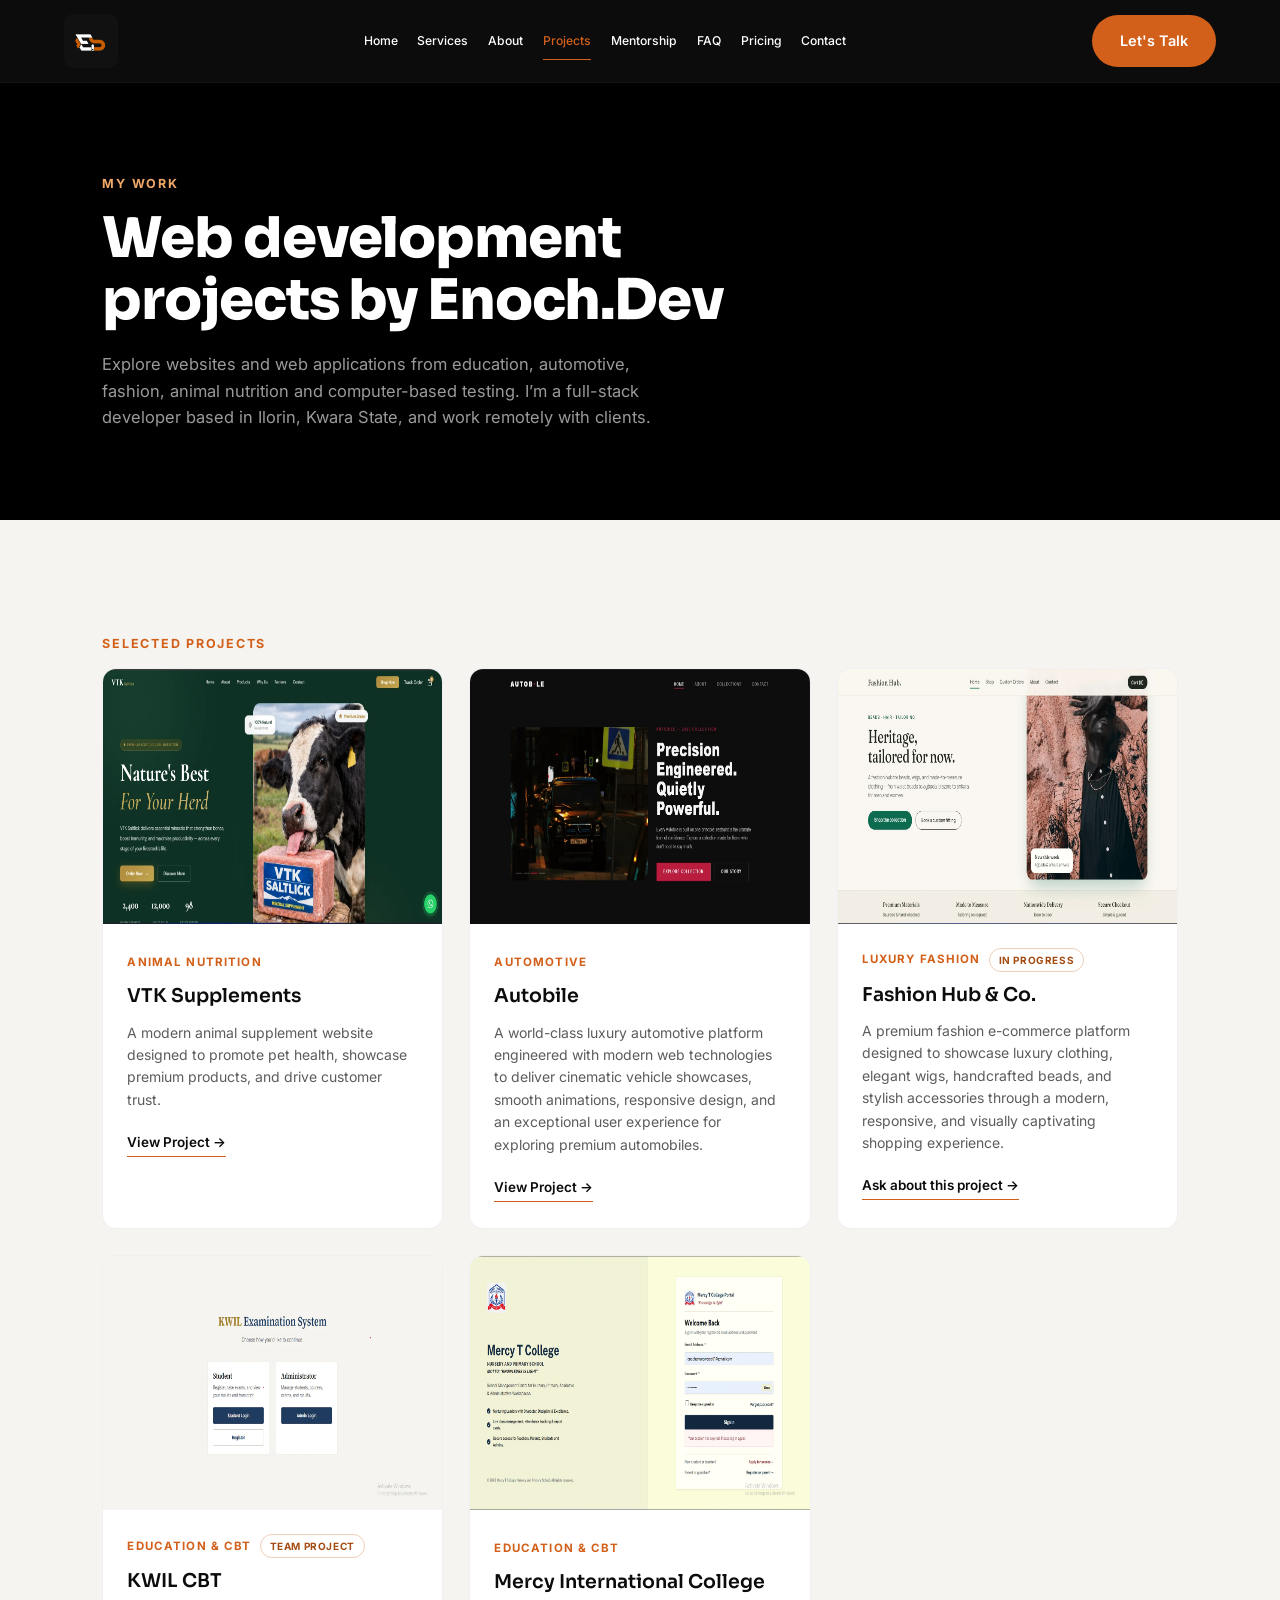
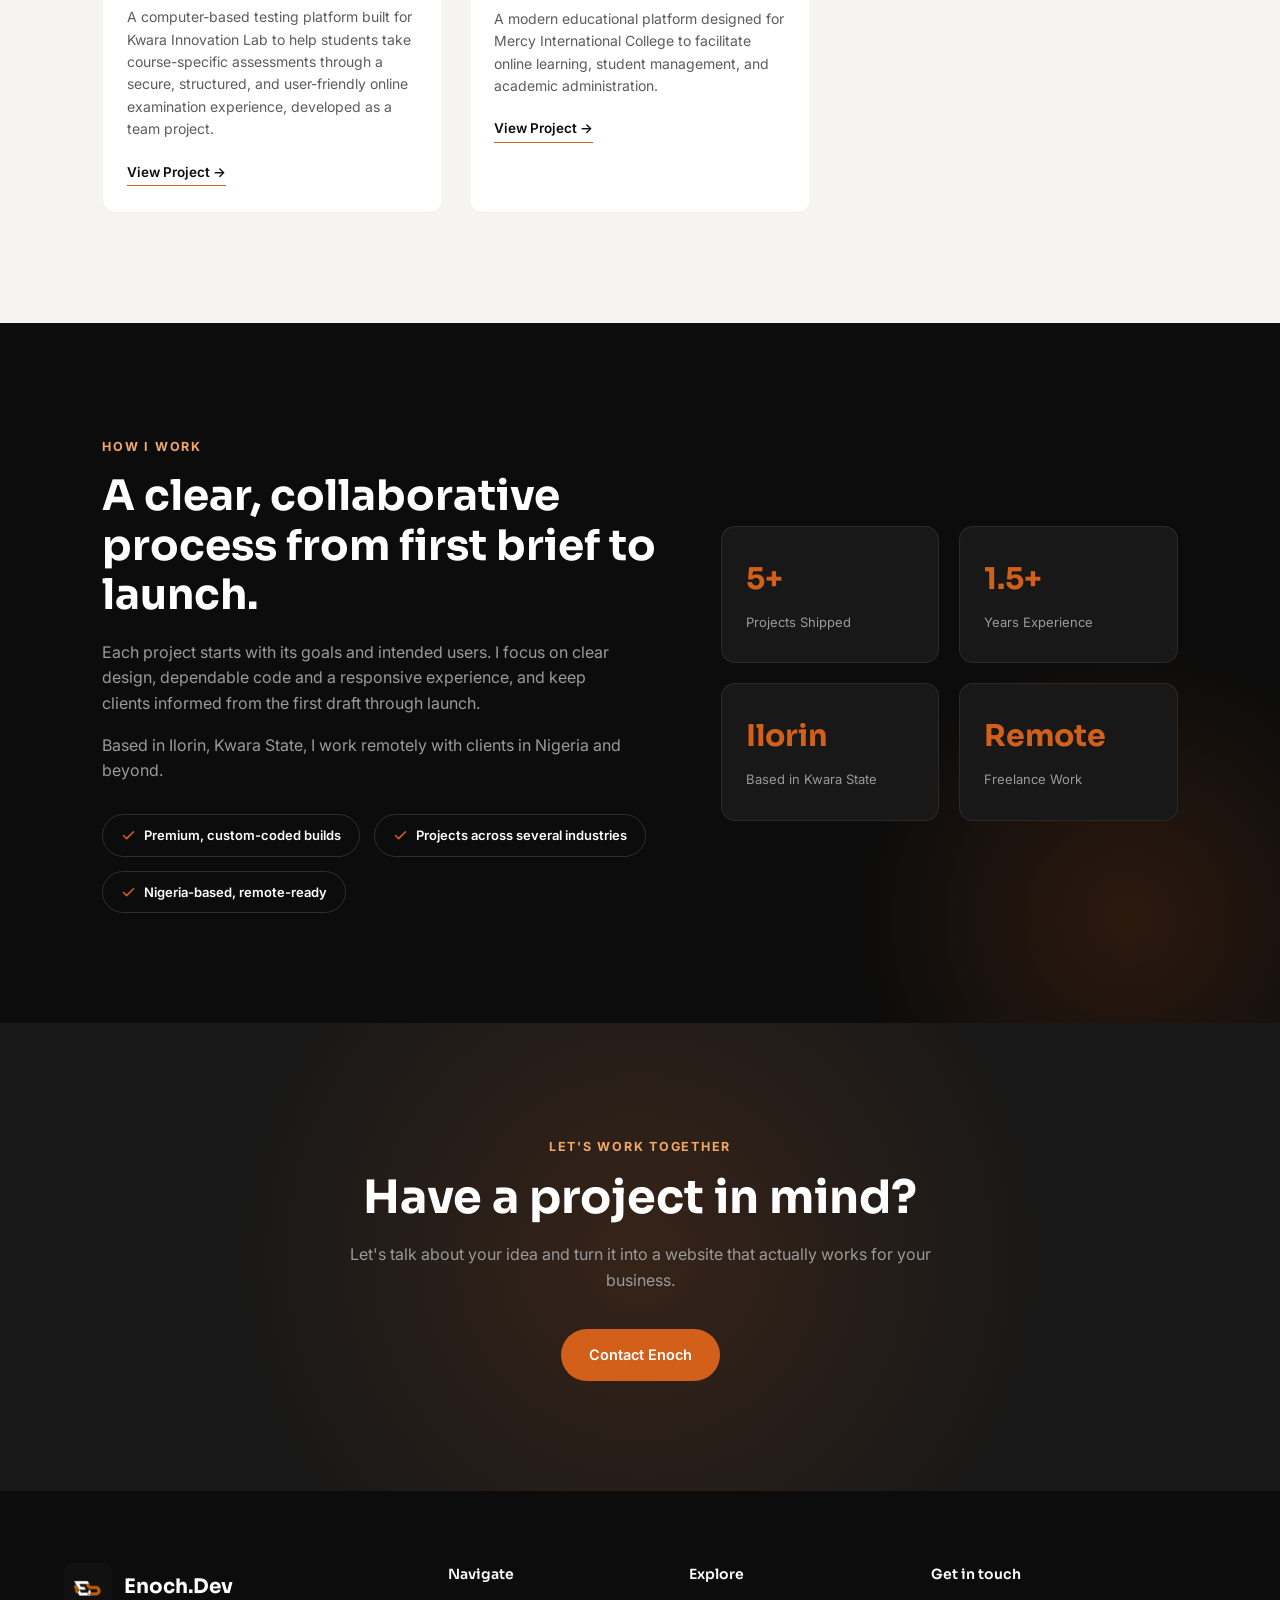
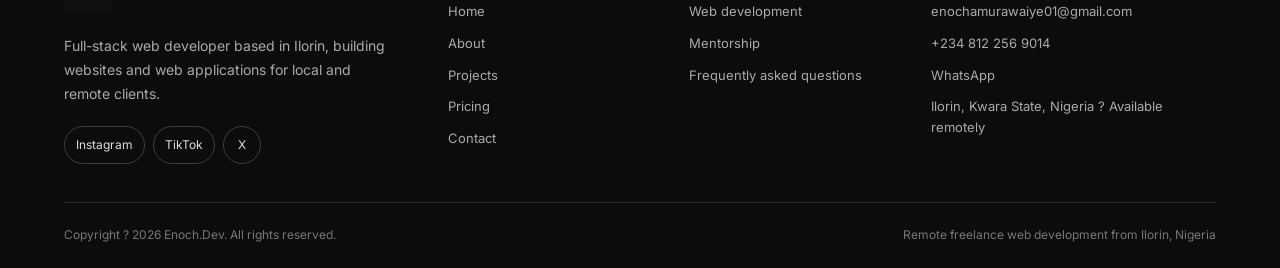
<file: work.html>
<!DOCTYPE html>
<html lang="en">

<head>
  <meta charset="UTF-8">
  <meta name="viewport" content="width=device-width, initial-scale=1.0">
  <link rel="icon" type="image/png" sizes="32x32" href="/favicon-32x32.png">
  <link rel="apple-touch-icon" href="/apple-touch-icon.png">
  <link rel="manifest" href="/manifest.webmanifest">
  <meta name="theme-color" content="#0c0c0c">
  <meta name="application-name" content="Enoch.Dev">
  <meta name="description"
    content="Browse Enoch.Dev's web projects: websites and applications for education, automotive, e-commerce and animal nutrition, built in Ilorin, Nigeria.">
  <meta name="robots" content="index, follow, max-image-preview:large">
  <link rel="canonical" href="https://enochdev.com.ng/work.html">
  <meta property="og:type" content="website">
  <meta property="og:site_name" content="Enoch.Dev">
  <meta property="og:title" content="Web Development Projects | Enoch.Dev">
  <meta property="og:description"
    content="Browse Enoch.Dev's web projects: websites and applications for education, automotive, e-commerce and animal nutrition, built in Ilorin, Nigeria.">
  <meta property="og:url" content="https://enochdev.com.ng/work.html">
  <meta property="og:image" content="https://enochdev.com.ng/enoch.jpg">
  <meta property="og:image:alt" content="Portrait of Amurawaiye Enoch">
  <meta name="twitter:card" content="summary_large_image">
  <meta name="twitter:title" content="Web Development Projects | Enoch.Dev">
  <meta name="twitter:description"
    content="Browse Enoch.Dev's web projects: websites and applications for education, automotive, e-commerce and animal nutrition, built in Ilorin, Nigeria.">
  <meta name="twitter:image" content="https://enochdev.com.ng/enoch.jpg">
  <meta name="twitter:image:alt" content="Portrait of Amurawaiye Enoch">
  <title>Web Development Projects | Enoch.Dev</title>
  <link rel="preconnect" href="https://fonts.googleapis.com">
  <link rel="preconnect" href="https://fonts.gstatic.com" crossorigin>
  <link
    href="https://fonts.googleapis.com/css2?family=Sora:wght@400;500;600;700;800&family=Inter:wght@400;500;600;700&display=swap"
    rel="stylesheet">
  <script type="application/ld+json">
    {
      "@context": "https://schema.org",
      "@type": "CollectionPage",
      "@id": "https://enochdev.com.ng/work.html#webpage",
      "url": "https://enochdev.com.ng/work.html",
      "name": "Web Development Projects | Enoch.Dev",
      "description": "Websites and web applications in Enoch.Dev's portfolio.",
      "isPartOf": {"@id": "https://enochdev.com.ng/#website"},
      "about": {"@id": "https://enochdev.com.ng/#person"},
      "mainEntity": {
        "@type": "ItemList",
        "itemListOrder": "https://schema.org/ItemListOrderAscending",
        "numberOfItems": 5,
        "itemListElement": [
          {"@type": "ListItem", "position": 1, "item": {"@type": "CreativeWork", "name": "VTK Supplements", "description": "Animal supplement website showcasing products for pet health.", "url": "https://vtk.com.ng"}},
          {"@type": "ListItem", "position": 2, "item": {"@type": "CreativeWork", "name": "Autobile", "description": "Automotive platform showcasing premium vehicles.", "url": "https://autobile.vercel.app/"}},
          {"@type": "ListItem", "position": 3, "item": {"@type": "CreativeWork", "name": "Fashion Hub & Co.", "description": "Fashion e-commerce project currently in progress."}},
          {"@type": "ListItem", "position": 4, "item": {"@type": "CreativeWork", "name": "KWIL CBT", "description": "Computer-based testing platform developed as a team project."}},
          {"@type": "ListItem", "position": 5, "item": {"@type": "CreativeWork", "name": "Mercy International College", "description": "Educational platform for online learning and school administration.", "url": "https://enoch-international-college.vercel.app/login.html"}}
        ]
      }
    }
  </script>
  <style>
    :root {
      --black: #0c0c0c;
      --black-card: #181818;
      --black-soft: #232323;
      --white: #ffffff;
      --off-white: #f6f4f0;
      --orange: #D2601A;
      --orange-dark: #A34C14;
      --orange-light: #F0A868;
      --muted: #9a9a9a;
      --muted-dark: #5c5c5c;
      --font-display: 'Sora', sans-serif;
      --font-body: 'Inter', sans-serif;
      --radius: 14px;
      --ease: cubic-bezier(.16, .84, .44, 1);
    }

    * {
      margin: 0;
      padding: 0;
      box-sizing: border-box;
    }

    html {
      scroll-behavior: smooth;
    }

    body {
      font-family: var(--font-body);
      background: var(--off-white);
      color: var(--black);
      line-height: 1.6;
      overflow-x: hidden;
    }

    img {
      max-width: 100%;
      display: block;
    }

    a {
      text-decoration: none;
      color: inherit;
    }

    ul {
      list-style: none;
    }

    button {
      font-family: inherit;
      cursor: pointer;
      border: none;
    }

    .eyebrow {
      display: inline-block;
      font-family: var(--font-body);
      font-size: 12.5px;
      font-weight: 700;
      letter-spacing: .14em;
      text-transform: uppercase;
      color: var(--orange);
      margin-bottom: 14px;
    }

    .section-title {
      font-family: var(--font-display);
      font-weight: 700;
      font-size: clamp(28px, 4.2vw, 44px);
      line-height: 1.15;
      letter-spacing: -0.01em;
    }

    .section {
      padding: 110px 8vw;
      position: relative;
    }

    .container {
      max-width: 1200px;
      margin: 0 auto;
    }

    .reveal {
      opacity: 0;
      transform: translateY(36px);
      transition: opacity .8s var(--ease), transform .8s var(--ease);
    }

    .reveal.in-view {
      opacity: 1;
      transform: translateY(0);
    }

    .reveal-stagger>* {
      opacity: 0;
      transform: translateY(30px);
      transition: opacity .7s var(--ease), transform .7s var(--ease);
    }

    .reveal-stagger.in-view>* {
      opacity: 1;
      transform: translateY(0);
    }

    .reveal-stagger.in-view>*:nth-child(1) {
      transition-delay: .02s;
    }

    .reveal-stagger.in-view>*:nth-child(2) {
      transition-delay: .1s;
    }

    .reveal-stagger.in-view>*:nth-child(3) {
      transition-delay: .18s;
    }

    .reveal-stagger.in-view>*:nth-child(4) {
      transition-delay: .26s;
    }

    .reveal-stagger.in-view>*:nth-child(5) {
      transition-delay: .34s;
    }

    .reveal-stagger.in-view>*:nth-child(6) {
      transition-delay: .42s;
    }

    .btn {
      display: inline-flex;
      align-items: center;
      gap: 8px;
      padding: 14px 28px;
      border-radius: 100px;
      font-weight: 600;
      font-size: 14.5px;
      transition: transform .35s var(--ease), box-shadow .35s var(--ease), background .3s, color .3s;
      white-space: nowrap;
    }

    .btn-primary {
      background: var(--orange);
      color: var(--white);
      box-shadow: 0 0 0 0 rgba(210, 96, 26, .4);
    }

    .btn-primary:hover {
      background: var(--orange-dark);
      transform: translateY(-3px);
      box-shadow: 0 10px 24px -8px rgba(210, 96, 26, .55);
    }

    .btn-outline {
      background: transparent;
      border: 1.5px solid currentColor;
      color: inherit;
    }

    .btn-outline:hover {
      background: var(--orange);
      border-color: var(--orange);
      color: var(--white);
      transform: translateY(-3px);
    }

    /* ===== NAV ===== */
    #navbar {
      position: fixed;
      top: 0;
      left: 0;
      width: 100%;
      z-index: 1000;
      background: var(--black);
      padding: 16px 6vw;
      display: flex;
      align-items: center;
      justify-content: space-between;
      transition: padding .35s var(--ease), box-shadow .35s var(--ease);
    }

    #navbar.scrolled {
      padding: 10px 6vw;
      box-shadow: 0 8px 30px -12px rgba(0, 0, 0, .6);
    }

    .logo {
      display: flex;
      align-items: center;
      gap: 10px;
      font-family: var(--font-display);
      font-weight: 700;
      font-size: 20px;
      color: var(--white);
    }

    .logo-mark {
      width: 38px;
      height: 38px;
      border-radius: 9px;
      background: linear-gradient(145deg, var(--orange), var(--orange-dark));
      display: flex;
      align-items: center;
      justify-content: center;
      font-family: var(--font-display);
      font-weight: 800;
      font-size: 18px;
      color: var(--white);
      flex-shrink: 0;
    }

    .logo .accent {
      color: var(--orange);
    }

    .logo-wrap {
      width: 78px;
      height: 78px;
      border-radius: 9px;
      flex-shrink: 0;
      cursor: pointer;
      transition: box-shadow .35s var(--ease), transform .35s var(--ease);
    }

    .logo-wrap img {
      width: 100%;
      height: 100%;
      border-radius: 9px;
      object-fit: cover;
    }

    .logo-wrap:hover {
      box-shadow: 0 0 4px var(--orange), 0 0 10px var(--orange-light);
      transform: scale(1.03);
    }

    .nav-links {
      display: flex;
      align-items: center;
      gap: 34px;
    }

    .nav-links a {
      color: var(--white);
      font-size: 14.5px;
      font-weight: 500;
      position: relative;
      padding: 4px 0;
      transition: color .3s;
    }

    .nav-links a::after {
      content: '';
      position: absolute;
      left: 0;
      bottom: -2px;
      width: 0;
      height: 1.5px;
      background: var(--orange);
      transition: width .35s var(--ease);
    }

    .nav-links a:hover {
      color: var(--orange);
    }

    .nav-links a:hover::after {
      width: 100%;
    }

    .nav-links a.active {
      color: var(--orange);
    }

    .nav-links a.active::after {
      width: 100%;
    }

    .nav-cta-wrap {
      display: flex;
      align-items: center;
      gap: 22px;
    }

    .nav-burger {
      display: none;
      flex-direction: column;
      gap: 5px;
      background: none;
      padding: 6px;
    }

    .nav-burger span {
      width: 24px;
      height: 2px;
      background: var(--white);
      border-radius: 2px;
      transition: .3s;
    }

    .nav-burger.open span:nth-child(1) {
      transform: translateY(7px) rotate(45deg);
    }

    .nav-burger.open span:nth-child(2) {
      opacity: 0;
    }

    .nav-burger.open span:nth-child(3) {
      transform: translateY(-7px) rotate(-45deg);
    }

    /* ===== PAGE HEADER ===== */
    #work-header {
      background: var(--black);
      color: var(--white);
      padding: 170px 8vw 90px;
      position: relative;
      overflow: hidden;
    }

    #work-header::before {
      content: '';
      position: absolute;
      top: -20%;
      right: -10%;
      width: 560px;
      height: 560px;
      background: radial-gradient(circle, rgba(210, 96, 26, .28), transparent 70%);
      border-radius: 50%;
    }

    #work-header .container {
      position: relative;
      z-index: 1;
    }

    #work-header .eyebrow {
      color: var(--orange-light);
    }

    #work-header h1 {
      font-family: var(--font-display);
      font-weight: 800;
      font-size: clamp(34px, 5vw, 56px);
      line-height: 1.1;
      letter-spacing: -0.02em;
      max-width: 720px;
    }

    #work-header p {
      margin-top: 20px;
      font-size: 16.5px;
      color: var(--muted);
      max-width: 560px;
    }

    /* ===== PORTFOLIO GRID ===== */
    #work-grid {
      background: var(--off-white);
    }

    .portfolio-grid {
      display: grid;
      grid-template-columns: repeat(3, 1fr);
      gap: 26px;
    }

    .project-card {
      background: var(--white);
      border-radius: var(--radius);
      overflow: hidden;
      border: 1px solid rgba(0, 0, 0, .06);
      transition: transform .45s var(--ease), box-shadow .45s var(--ease);
    }

    .project-card:hover {
      transform: translateY(-8px);
      box-shadow: 0 26px 44px -22px rgba(0, 0, 0, .25);
    }

    .project-thumb {
      aspect-ratio: 4/3;
      position: relative;
      overflow: hidden;
      display: flex;
      align-items: center;
      justify-content: center;
    }

    .project-card img {
      width: 100%;
      height: 100%;
    }

    .thumb-1 {
      background: linear-gradient(150deg, #1c1c1c, #3a2213);
    }

    .thumb-2 {
      background: linear-gradient(150deg, #20140a, #D2601A);
    }

    .thumb-3 {
      background: linear-gradient(150deg, #161616, #4a2c12);
    }

    .thumb-4 {
      background: linear-gradient(150deg, #12181c, #123a3a);
    }

    .thumb-5 {
      background: linear-gradient(150deg, #1a1410, #D2601A);
    }

    .thumb-6 {
      background: linear-gradient(150deg, #14161c, #2a2360);
    }

    .project-body {
      padding: 24px 24px 26px;
    }

    .project-tag {
      font-size: 11.5px;
      font-weight: 700;
      letter-spacing: .1em;
      text-transform: uppercase;
      color: var(--orange);
    }

    .project-tags {
      display: flex;
      flex-wrap: wrap;
      align-items: center;
      gap: 8px;
      margin-bottom: 8px;
    }

    .project-status {
      display: inline-flex;
      align-items: center;
      min-height: 24px;
      padding: 3px 9px;
      border: 1px solid rgba(210, 96, 26, .3);
      border-radius: 999px;
      color: var(--orange-dark);
      font-size: 10px;
      font-weight: 700;
      letter-spacing: .06em;
      line-height: 1.2;
      text-transform: uppercase;
    }

    .project-body h3 {
      font-family: var(--font-display);
      font-size: 19px;
      font-weight: 600;
      margin: 8px 0 10px;
    }

    .project-body p {
      font-size: 14px;
      color: var(--muted-dark);
      margin-bottom: 18px;
    }

    .view-project {
      display: inline-flex;
      align-items: center;
      gap: 6px;
      font-size: 13.5px;
      font-weight: 600;
      color: var(--black);
      border-bottom: 1.5px solid var(--orange);
      padding-bottom: 2px;
      transition: gap .3s, color .3s;
    }

    .view-project:hover {
      gap: 11px;
      color: var(--orange-dark);
    }

    /* ===== TRUSTED ===== */
    #trusted {
      background: var(--black);
      color: var(--white);
      position: relative;
      overflow: hidden;
    }

    #trusted::before {
      content: '';
      position: absolute;
      bottom: -25%;
      right: -10%;
      width: 560px;
      height: 560px;
      background: radial-gradient(circle, rgba(210, 96, 26, .16), transparent 70%);
      border-radius: 50%;
    }

    #trusted .container {
      position: relative;
      z-index: 1;
    }

    .trusted-grid {
      display: grid;
      grid-template-columns: 1.1fr .9fr;
      gap: 60px;
      align-items: center;
    }

    #trusted .eyebrow {
      color: var(--orange-light);
    }

    #trusted h2 {
      font-family: var(--font-display);
      font-weight: 700;
      font-size: clamp(28px, 4vw, 42px);
      line-height: 1.18;
      margin-bottom: 20px;
    }

    #trusted p.lead {
      font-size: 16px;
      color: var(--muted);
      margin-bottom: 16px;
      max-width: 520px;
    }

    .trusted-stats {
      display: grid;
      grid-template-columns: repeat(2, 1fr);
      gap: 20px;
    }

    .trusted-stat {
      background: var(--black-card);
      border: 1px solid rgba(255, 255, 255, .08);
      border-radius: var(--radius);
      padding: 28px 24px;
      transition: transform .4s var(--ease);
    }

    .trusted-stat:hover {
      transform: translateY(-6px);
    }

    .trusted-stat b {
      display: block;
      font-family: var(--font-display);
      font-size: 30px;
      font-weight: 700;
      color: var(--orange);
      margin-bottom: 6px;
    }

    .trusted-stat span {
      font-size: 13px;
      color: var(--muted);
    }

    .trusted-badges {
      margin-top: 30px;
      display: flex;
      gap: 14px;
      flex-wrap: wrap;
    }

    .trusted-badge {
      display: inline-flex;
      align-items: center;
      gap: 8px;
      padding: 10px 18px;
      border-radius: 100px;
      border: 1px solid rgba(255, 255, 255, .14);
      font-size: 13px;
      font-weight: 600;
      color: var(--white);
    }

    .trusted-badge svg {
      width: 15px;
      height: 15px;
      stroke: var(--orange);
      flex-shrink: 0;
    }

    @media (max-width:900px) {
      .trusted-grid {
        grid-template-columns: 1fr;
      }
    }

    /* ===== CONTACT CTA ===== */
    #contact-cta {
      background: var(--black-card);
      color: var(--white);
      text-align: center;
      position: relative;
      overflow: hidden;
    }

    #contact-cta::before {
      content: '';
      position: absolute;
      top: 50%;
      left: 50%;
      width: 900px;
      height: 900px;
      background: radial-gradient(circle, rgba(210, 96, 26, .16), transparent 65%);
      transform: translate(-50%, -50%);
    }

    #contact-cta .inner {
      position: relative;
      z-index: 1;
      max-width: 640px;
      margin: 0 auto;
    }

    #contact-cta .eyebrow {
      color: var(--orange-light);
    }

    #contact-cta h2 {
      font-family: var(--font-display);
      font-weight: 700;
      font-size: clamp(28px, 4.4vw, 46px);
      margin-bottom: 18px;
      line-height: 1.15;
    }

    #contact-cta p {
      font-size: 16px;
      color: var(--muted);
      margin-bottom: 36px;
    }

    /* ===== FOOTER ===== */
    footer {
      background: var(--black);
      color: var(--white);
      padding: 70px 8vw 26px;
    }

    .footer-grid {
      display: grid;
      grid-template-columns: 1.4fr 1fr 1fr 1.2fr;
      gap: 50px;
      padding-bottom: 50px;
      border-bottom: 1px solid rgba(255, 255, 255, .08);
    }

    .footer-brand p {
      font-size: 14px;
      color: var(--muted);
      margin: 16px 0 20px;
      max-width: 280px;
    }

    .footer-social {
      display: flex;
      gap: 12px;
    }

    .footer-social a {
      width: 38px;
      height: 38px;
      border-radius: 50%;
      border: 1px solid rgba(255, 255, 255, .15);
      display: flex;
      align-items: center;
      justify-content: center;
      transition: .3s;
    }

    .footer-social a:hover {
      background: var(--orange);
      border-color: var(--orange);
      transform: translateY(-3px);
    }

    .footer-social svg {
      width: 16px;
      height: 16px;
      stroke: var(--white);
    }

    .footer-col h5 {
      font-family: var(--font-display);
      font-size: 14px;
      font-weight: 600;
      margin-bottom: 18px;
      color: var(--white);
    }

    .footer-col ul li {
      margin-bottom: 12px;
    }

    .footer-col ul li a {
      font-size: 14px;
      color: var(--muted);
      transition: color .3s;
    }

    .footer-col ul li a:hover {
      color: var(--orange);
    }

    .footer-bottom {
      display: flex;
      justify-content: space-between;
      align-items: center;
      padding-top: 26px;
      font-size: 13px;
      color: var(--muted-dark);
      flex-wrap: wrap;
      gap: 10px;
    }

    .footer-bottom a {
      color: var(--muted-dark);
    }

    .footer-bottom a:hover {
      color: var(--orange);
    }

    @media (max-width:900px) {
      .nav-links {
        position: fixed;
        top: 64px;
        left: 0;
        width: 100%;
        background: var(--black);
        flex-direction: column;
        padding: 20px 8vw 30px;
        gap: 20px;
        transform: translateY(-130%);
        opacity: 0;
        transition: transform .4s var(--ease), opacity .4s;
      }

      .nav-links.open {
        transform: translateY(0);
        opacity: 1;
      }

      .nav-burger {
        display: flex;
      }

      .nav-cta-wrap .btn-primary {
        padding: 10px 18px;
        font-size: 13px;
      }

      .logo-wrap {
        width: 52px;
        height: 52px;
      }

      .portfolio-grid {
        grid-template-columns: 1fr;
      }

      .footer-grid {
        grid-template-columns: 1fr 1fr;
      }

      .section {
        padding: 80px 6vw;
      }

      #work-header {
        padding: 140px 6vw 70px;
      }
    }

    @media (max-width:560px) {
      .footer-grid {
        grid-template-columns: 1fr;
      }
    }
  </style>
    <link rel="stylesheet" href="/shared-layout.css">
</head>

<body>

  <!-- ===== NAVBAR ===== -->
  <nav id="navbar" aria-label="Main navigation">
    <a href="index.html#home" class="logo-wrap" aria-label="Enoch.Dev home" title="Enoch.Dev">
        <img src="/logo.webp" alt="" width="3264" height="3264" decoding="async">
    </a>
    <ul class="nav-links" id="navLinks">
        <li><a href="index.html#home">Home</a></li>
        <li><a href="index.html#services">Services</a></li>
        <li><a href="about.html">About</a></li>
        <li><a href="work.html" class="active" aria-current="page">Projects</a></li>
        <li><a href="index.html#mentorship">Mentorship</a></li>
        <li><a href="index.html#faq">FAQ</a></li>
        <li><a href="pricing.html">Pricing</a></li>
        <li><a href="contact.html">Contact</a></li>
    </ul>
    <div class="nav-cta-wrap">
        <a href="contact.html" class="btn btn-primary">Let's Talk</a>
        <button class="nav-burger" id="burger" type="button" aria-label="Toggle navigation" aria-controls="navLinks" aria-expanded="false"><span></span><span></span><span></span></button>
    </div>
</nav>

  <!-- ===== PAGE HEADER ===== -->
  <section id="work-header">
    <div class="container">
      <span class="eyebrow">My Work</span>
      <h1>Web development projects by Enoch.Dev</h1>
      <p>Explore websites and web applications from education, automotive, fashion, animal nutrition and computer-based
        testing. I’m a full-stack developer based in Ilorin, Kwara State, and work remotely with clients.</p>
    </div>
  </section>

  <!-- ===== WORK GRID (6 CARDS) ===== -->
  <section id="work-grid" class="section">
    <div class="container">
      <h2 class="eyebrow">Selected projects</h2>
      <div class="portfolio-grid reveal-stagger">

        <div class="project-card">
          <div class="project-thumb thumb-1">
            <img src="images/vtk.webp" alt="Preview of VTK Supplements' animal nutrition website"
              width="1580" height="773" loading="lazy" decoding="async">

          </div>
          <div class="project-body">
            <span class="project-tag">Animal Nutrition</span>
            <h3>VTK Supplements</h3>
            <p>A modern animal supplement website designed to promote pet health, showcase premium products, and drive
              customer trust.</p>
            <a href="https://vtk.com.ng" class="view-project">View Project →</a>
          </div>
        </div>

        <div class="project-card">
          <div class="project-thumb thumb-2">
            <img src="workImg/cars-web.webp" alt="Preview of the Autobile automotive website"
              width="1581" height="765" loading="lazy" decoding="async">
          </div>
          <div class="project-body">
            <span class="project-tag">Automotive</span>
            <h3>Autobile</h3>
            <p>A world-class luxury automotive platform engineered with modern web technologies to deliver cinematic
              vehicle showcases,
              smooth animations, responsive design, and an exceptional user experience for exploring premium
              automobiles.
            </p>
            <a href="https://autobile.vercel.app/" class="view-project">View Project →</a>
          </div>
        </div>

        <div class="project-card">
          <div class="project-thumb thumb-3">
            <img src="workImg/Fashion-Hub.webp" alt="Preview of the Fashion Hub &amp; Co. ecommerce website"
              width="1581" height="767" loading="lazy" decoding="async">
          </div>
          <div class="project-body">
            <div class="project-tags">
              <span class="project-tag">Luxury Fashion</span>
              <span class="project-status">In Progress</span>
            </div>
            <h3>Fashion Hub &amp; Co.</h3>
            <p>A premium fashion e-commerce platform designed to showcase luxury clothing, elegant wigs, handcrafted
              beads, and stylish accessories through a modern, responsive, and visually captivating shopping
              experience.</p>
            <a href="mailto:enochamurawaiye01@gmail.com?subject=Question%20about%20Fashion%20Hub%20%26%20Co."
              class="view-project">Ask about this project →</a>
          </div>
        </div>


        <div class="project-card">
          <div class="project-thumb thumb-4">
            <img src="workImg/kwil-cbt.webp" alt="Preview of the KWIL CBT examination platform"
              width="1600" height="765" loading="lazy" decoding="async">
          </div>
          <div class="project-body">
            <div class="project-tags">
              <span class="project-tag">Education &amp; CBT</span>
              <span class="project-status">Team Project</span>
            </div>
            <h3>KWIL CBT</h3>
            <p>A computer-based testing platform built for Kwara Innovation Lab to help students take course-specific
              assessments through a secure, structured, and user-friendly online examination experience, developed as
              a team project.</p>
            <a href="https://kwil-exam.vercel.app/" class="view-project">View Project →</a>
          </div>
        </div>
        <div class="project-card">
          <div class="project-thumb thumb-4">
            <img src="workImg/Mercyt_college.webp" alt="Preview of the Mercy International College website"
              width="1600" height="767" loading="lazy" decoding="async">
          </div>
          <div class="project-body">
            <span class="project-tag">Education &amp; CBT</span>
            <h3>Mercy International College</h3>
            <p>A modern educational platform designed for Mercy International College to facilitate online learning,
              student management, and academic administration.</p>
            <a href="https://mercyt-international-college.vercel.app/login.html" class="view-project">View Project →</a>
          </div>
        </div>
      </div>
    </div>
  </section>

  <!-- ===== TRUSTED ===== -->
  <section id="trusted" class="section">
    <div class="container">
      <div class="trusted-grid">
        <div class="reveal-left">
          <span class="eyebrow">How I Work</span>
          <h2>A clear, collaborative process from first brief to launch.</h2>
          <p class="lead">Each project starts with its goals and intended users. I focus on clear design, dependable
            code and a responsive experience, and keep clients informed from the first draft through launch.</p>
          <p class="lead">Based in Ilorin, Kwara State, I work remotely with clients in Nigeria and beyond.</p>
          <div class="trusted-badges">
            <span class="trusted-badge"><svg viewBox="0 0 24 24" fill="none" stroke-width="2.5" stroke-linecap="round"
                stroke-linejoin="round">
                <polyline points="20 6 9 17 4 12" />
              </svg> Premium, custom-coded builds</span>
            <span class="trusted-badge"><svg viewBox="0 0 24 24" fill="none" stroke-width="2.5" stroke-linecap="round"
                stroke-linejoin="round">
                <polyline points="20 6 9 17 4 12" />
              </svg> Projects across several industries</span>
            <span class="trusted-badge"><svg viewBox="0 0 24 24" fill="none" stroke-width="2.5" stroke-linecap="round"
                stroke-linejoin="round">
                <polyline points="20 6 9 17 4 12" />
              </svg> Nigeria-based, remote-ready</span>
          </div>
        </div>
        <div class="trusted-stats reveal-stagger">
          <div class="trusted-stat">
            <b>5+</b>
            <span>Projects Shipped</span>
          </div>
          <div class="trusted-stat">
            <b>1.5+</b>
            <span>Years Experience</span>
          </div>
          <div class="trusted-stat">
            <b>Ilorin</b>
            <span>Based in Kwara State</span>
          </div>
          <div class="trusted-stat">
            <b>Remote</b>
            <span>Freelance Work</span>
          </div>
        </div>
      </div>
    </div>
  </section>

  <!-- ===== CONTACT CTA ===== -->
  <section id="contact-cta" class="section">
    <div class="inner reveal">
      <span class="eyebrow">Let's Work Together</span>
      <h2>Have a project in mind?</h2>
      <p>Let's talk about your idea and turn it into a website that actually works for your business.</p>
      <a href="contact.html" class="btn btn-primary">Contact Enoch</a>
    </div>
  </section>

  <!-- ===== FOOTER ===== -->
  <footer>
    <div class="footer-grid">
        <div class="footer-brand">
            <a href="index.html#home" class="footer-brand-logo" aria-label="Enoch.Dev home">
                <img src="/logo.webp" alt="" width="3264" height="3264" loading="lazy" decoding="async">
                <span>Enoch.Dev</span>
            </a>
            <p>Full-stack web developer based in Ilorin, building websites and web applications for local and remote clients.</p>
            <div class="footer-social" aria-label="Social profiles">
                <a href="https://www.instagram.com/enochamurawaiye/" target="_blank" rel="noopener noreferrer">Instagram</a>
                <a href="https://www.tiktok.com/@enocholuwaseun123" target="_blank" rel="noopener noreferrer">TikTok</a>
                <a href="https://x.com/EnochOluwa80305" target="_blank" rel="noopener noreferrer">X</a>
            </div>
        </div>
        <div class="footer-col">
            <h2>Navigate</h2>
            <ul>
                <li><a href="index.html#home">Home</a></li>
                <li><a href="about.html">About</a></li>
                <li><a href="work.html">Projects</a></li>
                <li><a href="pricing.html">Pricing</a></li>
                <li><a href="contact.html">Contact</a></li>
            </ul>
        </div>
        <div class="footer-col">
            <h2>Explore</h2>
            <ul>
                <li><a href="index.html#services">Web development</a></li>
                <li><a href="index.html#mentorship">Mentorship</a></li>
                <li><a href="index.html#faq">Frequently asked questions</a></li>
            </ul>
        </div>
        <div class="footer-col footer-contact">
            <h2>Get in touch</h2>
            <ul>
                <li><a href="mailto:enochamurawaiye01@gmail.com">enochamurawaiye01@gmail.com</a></li>
                <li><a href="tel:+2348122569014">+234 812 256 9014</a></li>
                <li><a href="https://wa.me/2348122569014">WhatsApp</a></li>
                <li><span>Ilorin, Kwara State, Nigeria ? Available remotely</span></li>
            </ul>
        </div>
    </div>
    <div class="footer-bottom">
        <span>Copyright ? 2026 Enoch.Dev. All rights reserved.</span>
        <span>Remote freelance web development from Ilorin, Nigeria</span>
    </div>
</footer>

  <script>
    // Nav scroll shrink
    const nav = document.getElementById('navbar');
    window.addEventListener('scroll', () => {
      nav.classList.toggle('scrolled', window.scrollY > 30);
    });

    // Mobile menu
    const burger = document.getElementById('burger');
    const navLinks = document.getElementById('navLinks');
    burger.addEventListener('click', () => {
      const isOpen = navLinks.classList.toggle('open');
      burger.classList.toggle('open');
      burger.setAttribute('aria-expanded', isOpen);
    });
    navLinks.querySelectorAll('a').forEach(a => a.addEventListener('click', () => {
      navLinks.classList.remove('open');
      burger.classList.remove('open');
      burger.setAttribute('aria-expanded', false);
    }));

    // Scroll reveal
    const revealEls = document.querySelectorAll('.reveal, .reveal-stagger, .reveal-left, .reveal-right');
    const io = new IntersectionObserver((entries) => {
      entries.forEach(entry => {
        if (entry.isIntersecting) {
          entry.target.classList.add('in-view');
          io.unobserve(entry.target);
        }
      });
    }, { threshold: 0.15 });
    revealEls.forEach(el => io.observe(el));
  </script>
</body>

</html>
</file>
<file: shared-layout.css>
/* Shared navigation and footer layout for every portfolio page. */
#navbar {
  position: fixed;
  inset: 0 0 auto;
  z-index: 1000;
  width: 100%;
  height: 82px;
  padding: 0 clamp(20px, 5vw, 72px);
  display: grid;
  grid-template-columns: auto minmax(0, 1fr) auto;
  align-items: center;
  gap: clamp(14px, 2vw, 28px);
  background: #0c0c0c;
  box-shadow: 0 1px 0 rgba(255,255,255,.08);
  transition: box-shadow .25s ease;
}
#navbar.scrolled { padding: 0 clamp(20px, 5vw, 72px); box-shadow: 0 8px 30px -12px rgba(0,0,0,.7); }
#navbar .logo-wrap { display: block; width: 54px; height: 54px; flex: 0 0 54px; border-radius: 8px; overflow: hidden; }
#navbar .logo-wrap img { width: 100%; height: 100%; object-fit: cover; }
#navbar .nav-links {
  position: static;
  width: auto;
  margin: 0;
  padding: 0;
  display: flex;
  flex-direction: row;
  align-items: center;
  justify-content: center;
  gap: clamp(10px, 1.55vw, 24px);
  list-style: none;
  background: transparent;
  opacity: 1;
  visibility: visible;
  transform: none;
}
#navbar .nav-links a { display: inline-block; padding: 10px 0; color: #fff; font-size: clamp(12px, .95vw, 14px); line-height: 1.2; white-space: nowrap; }
#navbar .nav-links a.active { color: var(--orange, #d2601a); }
#navbar .nav-links a:focus-visible,
#navbar .nav-cta-wrap a:focus-visible,
#navbar .nav-burger:focus-visible,
footer a:focus-visible { outline: 2px solid #f0a868; outline-offset: 4px; border-radius: 3px; }
#navbar .nav-cta-wrap { justify-self: end; display: flex; align-items: center; gap: 12px; }
#navbar .nav-burger { display: none; min-width: 44px; min-height: 44px; align-items: center; justify-content: center; }
#navbar .nav-burger span { display: block; }

body > footer {
  padding: clamp(48px, 6vw, 72px) clamp(20px, 5vw, 72px) 24px;
  background: #0c0c0c;
  color: #fff;
}
.footer-grid, .footer-bottom { width: min(100%, 1200px); margin-inline: auto; }
.footer-grid {
  display: grid;
  grid-template-columns: minmax(240px, 1.4fr) repeat(2, minmax(130px, .8fr)) minmax(220px, 1.2fr);
  align-items: start;
  gap: clamp(24px, 4vw, 52px);
  padding-bottom: 38px;
  border-bottom: 1px solid rgba(255,255,255,.12);
}
.footer-brand-logo { display: inline-flex; align-items: center; gap: 12px; color: #fff; font-family: var(--font-display, sans-serif); font-size: 20px; font-weight: 700; }
.footer-brand-logo img { width: 48px; height: 48px; border-radius: 8px; object-fit: cover; }
.footer-brand p { max-width: 340px; margin: 16px 0 20px; color: #aaa; font-size: 14px; line-height: 1.7; }
.footer-social { display: flex; flex-wrap: wrap; gap: 8px; }
.footer-social a { display: inline-flex; width: auto; min-width: 38px; flex: 0 0 auto; white-space: nowrap; min-height: 38px; align-items: center; justify-content: center; padding: 0 11px; border: 1px solid rgba(255,255,255,.2); border-radius: 20px; color: #ddd; font-size: 12px; transition: background .2s ease, border-color .2s ease, color .2s ease; }
.footer-social a:hover { background: var(--orange, #d2601a); border-color: var(--orange, #d2601a); color: #fff; }
.footer-col h2 { margin: 0 0 16px; color: #fff; font-family: var(--font-display, sans-serif); font-size: 14px; font-weight: 600; }
.footer-col ul { display: grid; gap: 11px; margin: 0; padding: 0; list-style: none; }
.footer-col ul li { margin: 0; color: #aaa; font-size: 13px; line-height: 1.6; }
.footer-col ul li a, .footer-col ul li span { color: #aaa; font-size: 13px; line-height: 1.6; overflow-wrap: anywhere; }
.footer-col ul li a:hover { color: var(--orange, #d2601a); }
.footer-bottom { display: flex; justify-content: space-between; align-items: flex-start; gap: 12px 24px; padding-top: 22px; color: #777; font-size: 12px; line-height: 1.6; }

#home, #about-hero, #work-header, #pricing-hero, #contact-hero { background: #000; background-image: none; }
#home::before, #home::after,
#about-hero::before, #about-hero::after,
#work-header::before, #work-header::after,
#pricing-hero::before, #pricing-hero::after,
#contact-hero::before, #contact-hero::after { display: none; content: none; background: none; }

@media (max-width: 1000px) {
  #navbar { height: 74px; grid-template-columns: minmax(0, 1fr) auto; gap: 12px; }
  #navbar.scrolled { padding-inline: clamp(20px, 5vw, 72px); }
  #navbar .nav-cta-wrap .btn { display: none; }
  #navbar .nav-burger { display: inline-flex; }
  #navbar .nav-links {
    position: absolute;
    top: 100%;
    left: 0;
    width: 100%;
    max-height: calc(100dvh - 74px);
    overflow-y: auto;
    padding: 10px clamp(20px, 5vw, 72px) 22px;
    display: flex;
    flex-direction: column;
    align-items: stretch;
    justify-content: flex-start;
    gap: 0;
    background: #0c0c0c;
    border-top: 1px solid rgba(255,255,255,.08);
    box-shadow: 0 18px 24px rgba(0,0,0,.25);
    opacity: 0;
    visibility: hidden;
    transform: translateY(-8px);
    transition: opacity .2s ease, transform .2s ease, visibility .2s ease;
  }
  #navbar .nav-links.open { opacity: 1; visibility: visible; transform: translateY(0); }
  #navbar .nav-links li { width: 100%; }
  #navbar .nav-links a { display: block; width: 100%; padding: 13px 0; border-bottom: 1px solid rgba(255,255,255,.07); font-size: 15px; white-space: normal; }
  .footer-grid { grid-template-columns: repeat(2, minmax(0, 1fr)); gap: 34px 28px; }
  .footer-brand, .footer-contact { grid-column: 1 / -1; }
  .footer-brand p { max-width: 520px; }
}
@media (max-width: 560px) {
  #navbar { height: 68px; }
  #navbar.scrolled { padding-inline: 20px; }
  #navbar .logo-wrap { width: 46px; height: 46px; flex-basis: 46px; }
  #navbar .nav-links { max-height: calc(100dvh - 68px); padding-inline: 20px; }
  body > footer { padding: 42px 20px 20px; }
  .footer-grid { grid-template-columns: repeat(2, minmax(0, 1fr)); gap: 28px 18px; padding-bottom: 28px; }
  .footer-brand, .footer-contact { grid-column: 1 / -1; }
  .footer-brand-logo img { width: 44px; height: 44px; }
  .footer-bottom { flex-direction: column; gap: 6px; padding-top: 18px; }
}
@media (prefers-reduced-motion: reduce) {
  #navbar, #navbar .nav-links, .footer-social a { transition: none; }
}
</file>
